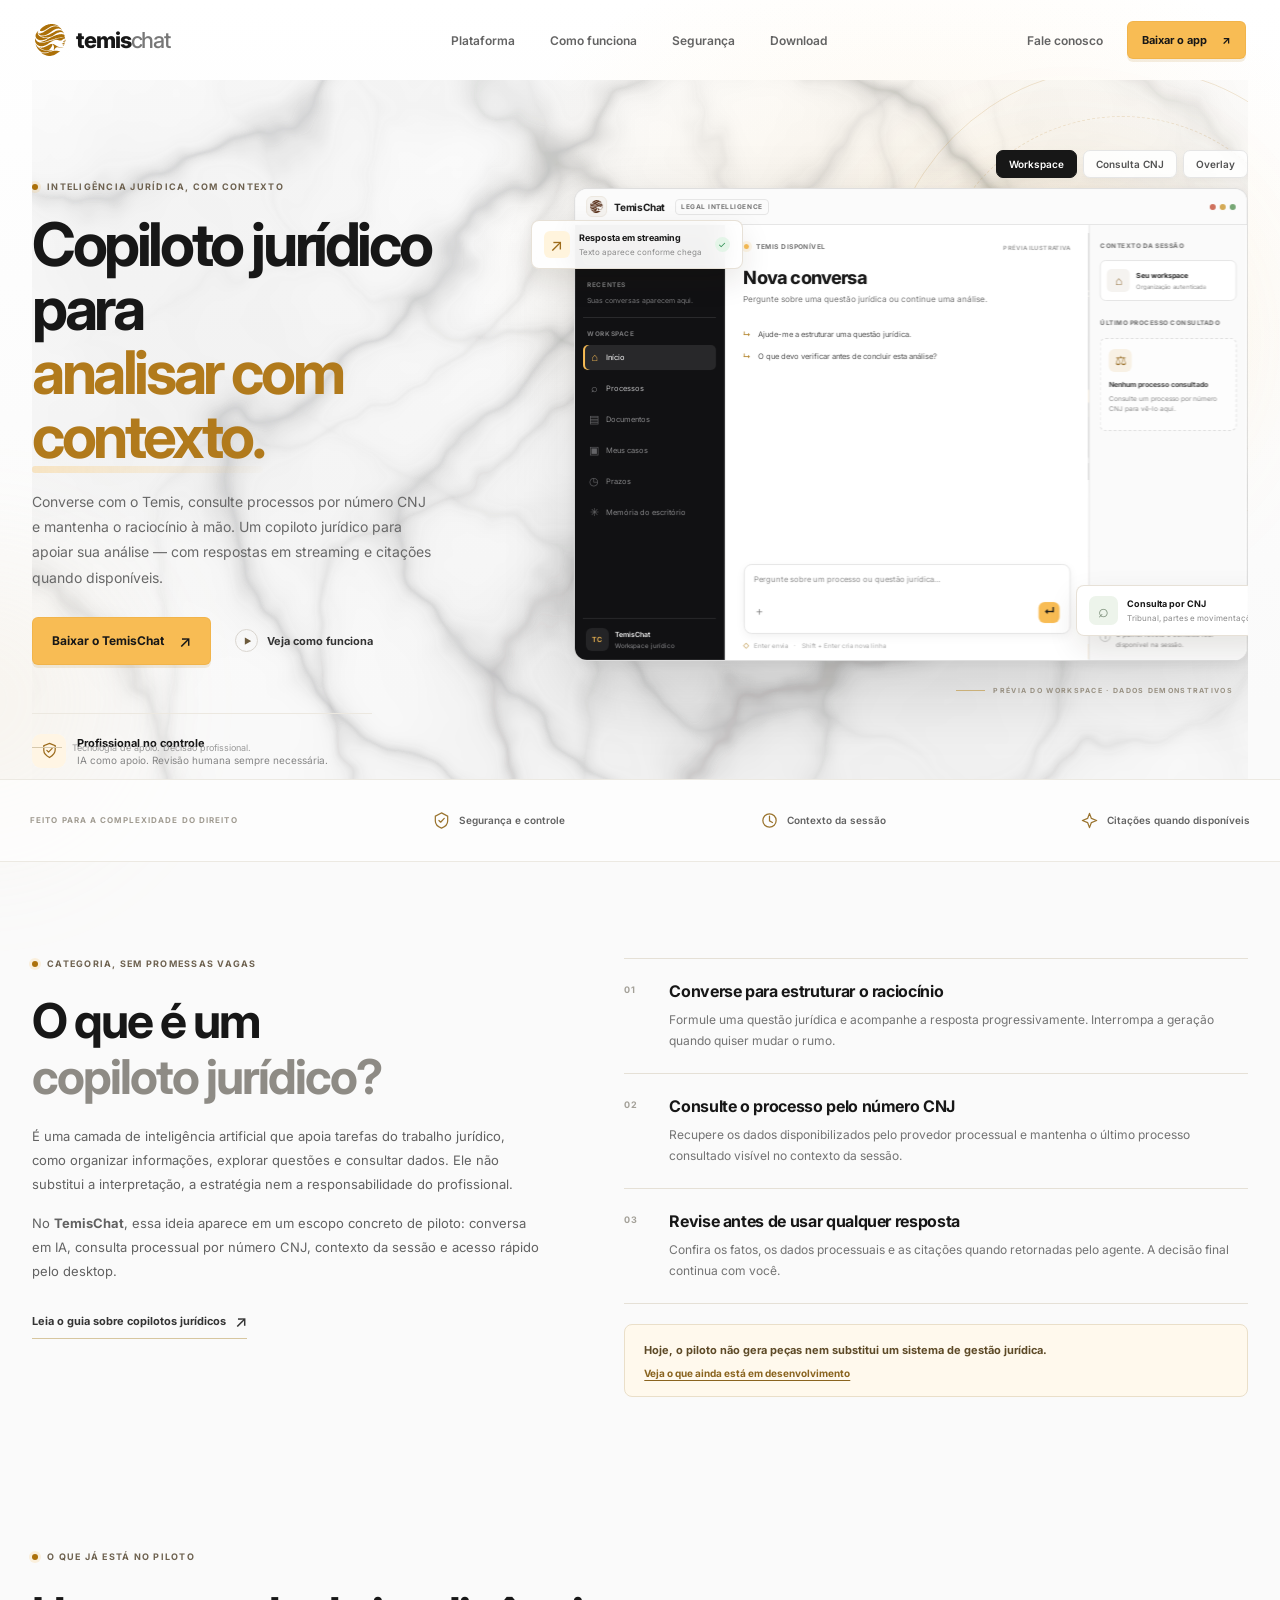
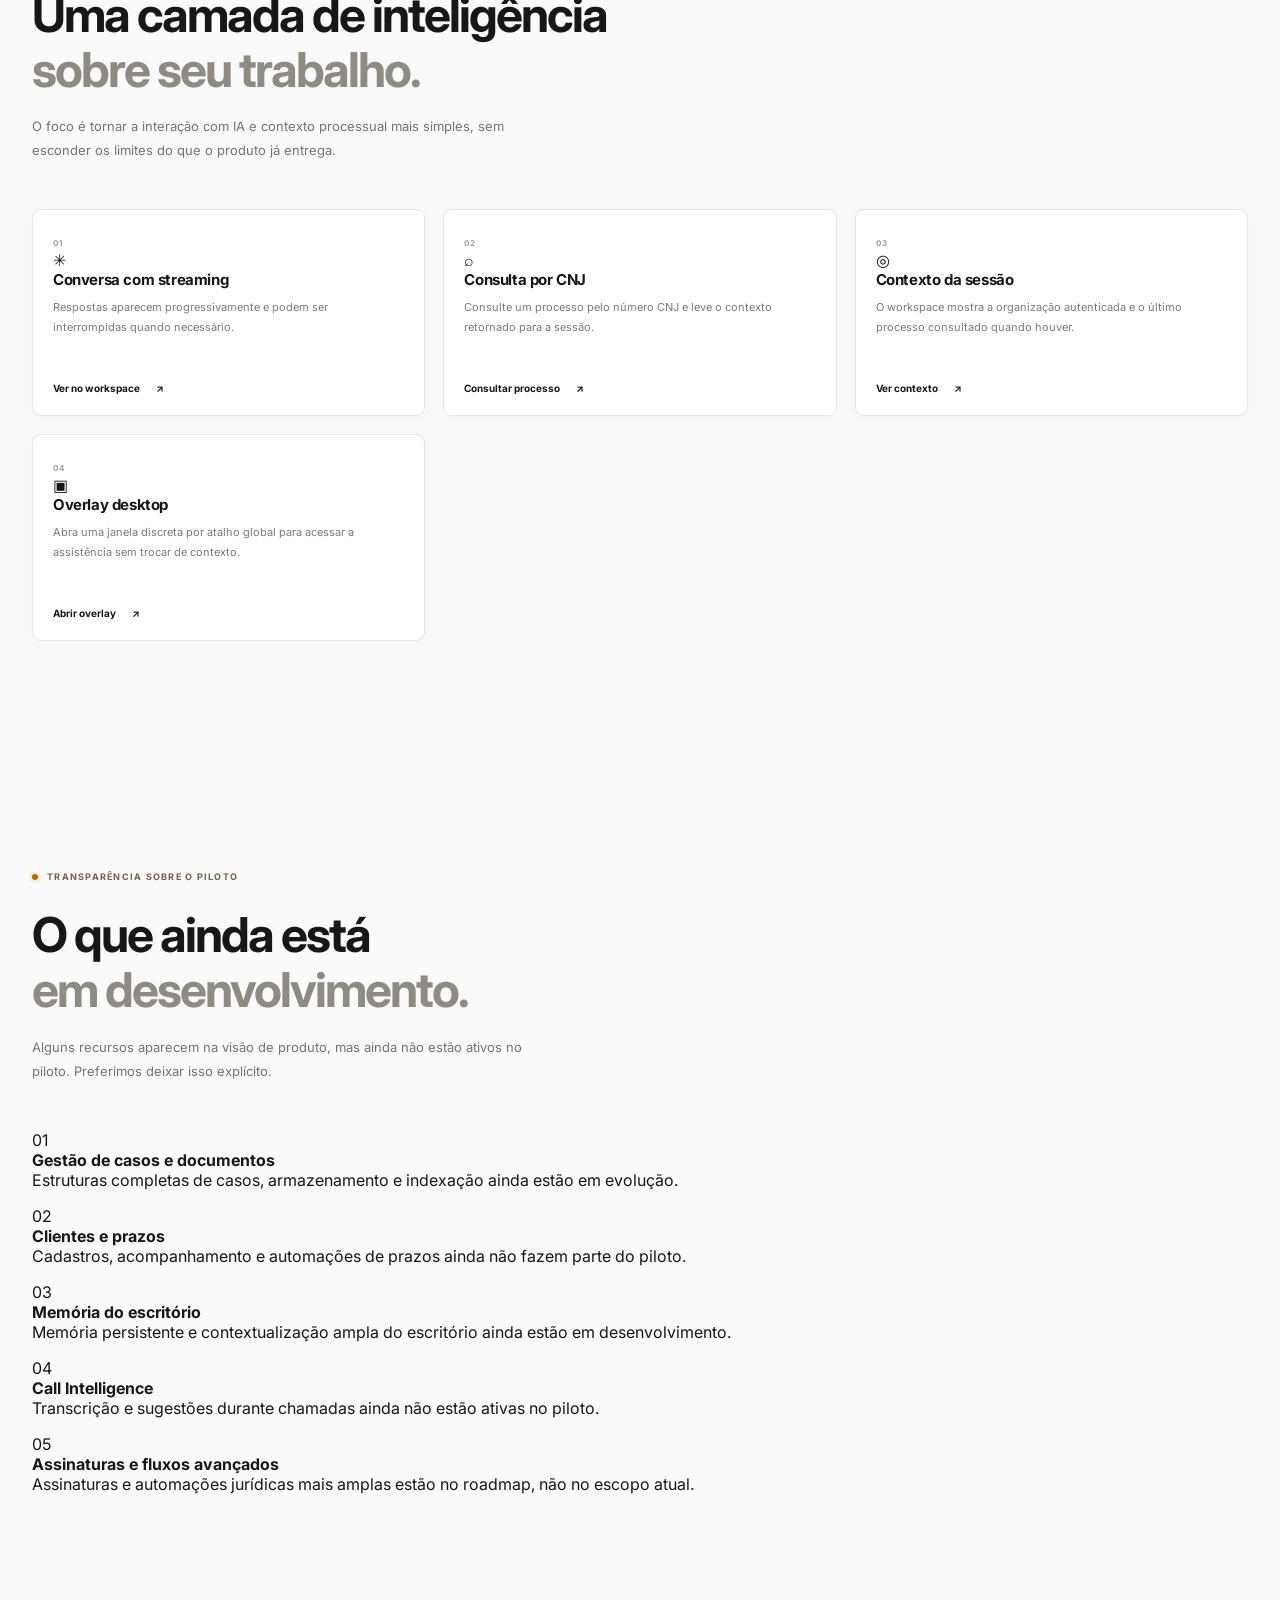
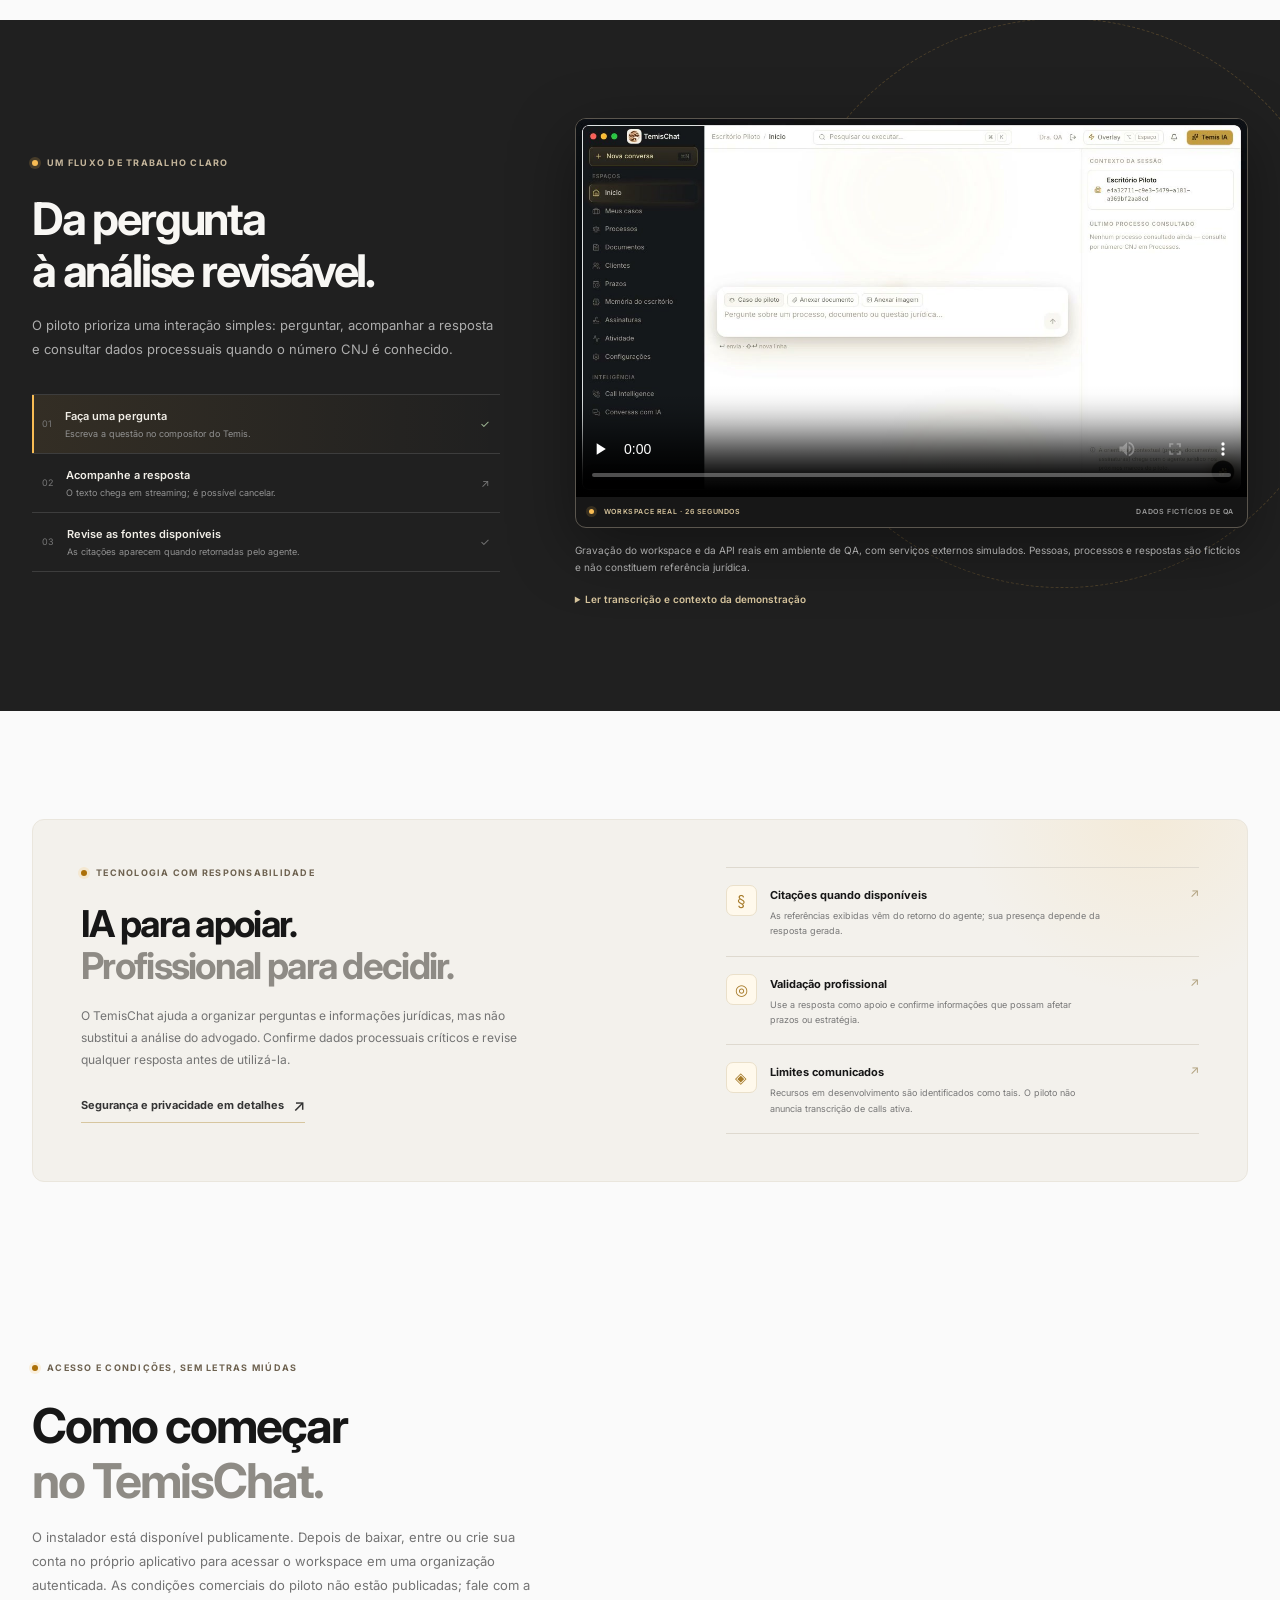
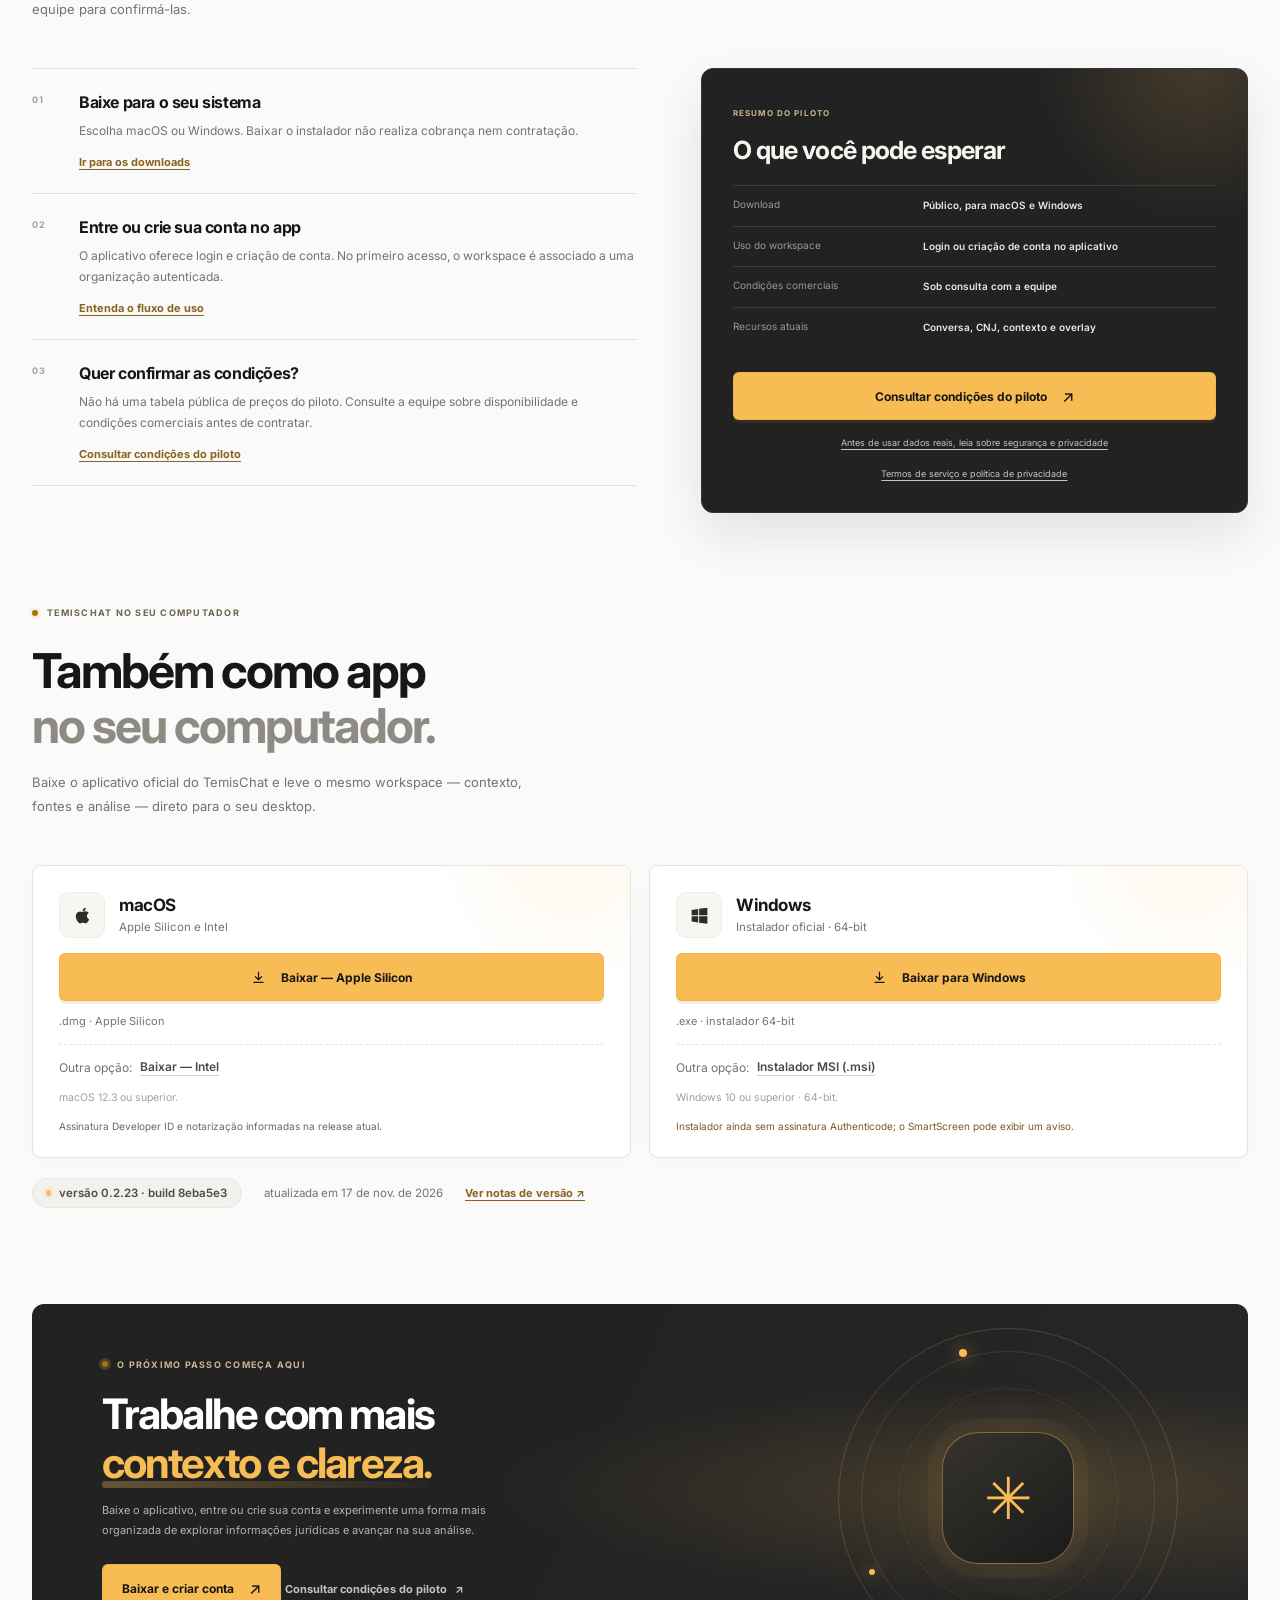
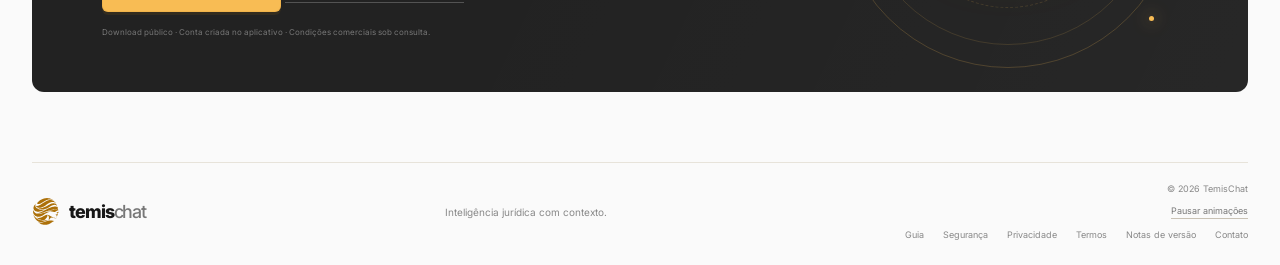
<file: index.html>
<!doctype html>
<html lang="pt-BR">
  <head>
    <meta charset="utf-8" />
    <meta name="viewport" content="width=device-width, initial-scale=1" />
    <!-- Google Tag Manager -->
    <script async src="https://www.googletagmanager.com/gtm.js?id=GTM-MVXJPWN7"></script>
    <script>
      window.dataLayer = window.dataLayer || [];
      function gtag(){dataLayer.push(arguments);}
      gtag('js', new Date());
    </script>
    <!-- End Google Tag Manager -->
    <meta name="theme-color" content="#FAFAFA" />
    <meta name="description" content="Copiloto jurídico com conversa em IA, consulta processual por CNJ e contexto da sessão. Conheça o piloto e baixe o TemisChat para macOS ou Windows." />
    <meta name="robots" content="index,follow,max-image-preview:large" />
    <title>Copiloto jurídico para análise processual | TemisChat</title>
    <link rel="canonical" href="https://temischat.com/" />
    <link rel="icon" href="./assets/temischat-mark.svg" type="image/svg+xml" />
    <link rel="manifest" href="./site.webmanifest" />
    <meta property="og:locale" content="pt_BR" />
    <meta property="og:type" content="website" />
    <meta property="og:site_name" content="TemisChat" />
    <meta property="og:title" content="Copiloto jurídico para análise processual | TemisChat" />
    <meta property="og:description" content="Conversa em IA, consulta por CNJ e contexto da sessão em um workspace jurídico para macOS e Windows." />
    <meta property="og:url" content="https://temischat.com/" />
    <meta property="og:image" content="https://temischat.com/assets/temischat-social.png" />
    <meta property="og:image:width" content="1200" />
    <meta property="og:image:height" content="630" />
    <meta property="og:image:alt" content="TemisChat — copiloto jurídico com contexto" />
    <meta name="twitter:card" content="summary_large_image" />
    <link rel="preconnect" href="https://fonts.googleapis.com" />
    <link rel="preconnect" href="https://fonts.gstatic.com" crossorigin />
    <link rel="preconnect" href="https://temis-chat-releases.temischat.com" />
    <link href="https://fonts.googleapis.com/css2?family=Inter:wght@400;500;600;700;800&display=swap" rel="stylesheet" />
    <link rel="stylesheet" href="./styles.css?v=20261028-1" />
    <script type="application/ld+json">
      {
        "@context": "https://schema.org",
        "@graph": [
          {
            "@type": "Organization",
            "@id": "https://temischat.com/#organization",
            "name": "TemisChat",
            "url": "https://temischat.com/",
            "logo": {
              "@type": "ImageObject",
              "url": "https://temischat.com/assets/temischat-mark.svg"
            },
            "email": "contato@temischat.com"
          },
          {
            "@type": "WebSite",
            "@id": "https://temischat.com/#website",
            "name": "TemisChat",
            "url": "https://temischat.com/",
            "inLanguage": "pt-BR",
            "publisher": { "@id": "https://temischat.com/#organization" }
          },
          {
            "@type": "SoftwareApplication",
            "@id": "https://temischat.com/#software",
            "name": "TemisChat",
            "url": "https://temischat.com/",
            "applicationCategory": "BusinessApplication",
            "applicationSubCategory": "Legal intelligence workspace",
            "operatingSystem": "macOS 12.3 or later; Windows 10 or later, 64-bit",
            "description": "Copiloto jurídico com conversa em IA, consulta processual por CNJ, contexto da sessão e overlay desktop.",
            "downloadUrl": "https://temischat.com/#download",
            "releaseNotes": "https://temischat.com/notas-de-versao.html",
            "featureList": [
              "Conversa com respostas em streaming",
              "Consulta processual por número CNJ",
              "Contexto da sessão",
              "Overlay desktop"
            ],
            "publisher": { "@id": "https://temischat.com/#organization" }
          },
          {
            "@type": "VideoObject",
            "@id": "https://temischat.com/#product-demo",
            "name": "TemisChat: conversa jurídica e consulta por CNJ no workspace real",
            "description": "Demonstração de 26 segundos do workspace e da API reais em ambiente de QA, com serviços externos simulados e dados fictícios.",
            "thumbnailUrl": "https://temischat.com/assets/temischat-demo-poster.jpg",
            "contentUrl": "https://temischat.com/assets/temischat-demo.mp4",
            "uploadDate": "2026-10-27",
            "duration": "PT26S",
            "inLanguage": "pt-BR",
            "isFamilyFriendly": true,
            "publisher": { "@id": "https://temischat.com/#organization" }
          },
          {
            "@type": "WebPage",
            "@id": "https://temischat.com/#webpage",
            "url": "https://temischat.com/",
            "name": "Copiloto jurídico para análise processual | TemisChat",
            "description": "Apresentação do piloto TemisChat, seus recursos atuais, limitações e downloads oficiais.",
            "inLanguage": "pt-BR",
            "isPartOf": { "@id": "https://temischat.com/#website" },
            "about": { "@id": "https://temischat.com/#software" },
            "video": { "@id": "https://temischat.com/#product-demo" }
          }
        ]
      }
    </script>
  </head>
  <body class="home-page">
    <a class="skip-link" href="#conteudo">Ir para o conteúdo</a>
    <div class="ambient ambient-a" aria-hidden="true"></div>
    <div class="ambient ambient-b" aria-hidden="true"></div>
    <header class="site-header">
      <a class="brand" href="./index.html" aria-label="TemisChat — início" translate="no">
        <span class="brand-mark" aria-hidden="true"><svg viewBox="0 0 32 32" fill="none"><path d="M16 3.5 27 8v7.7c0 6.4-4.5 10.4-11 12.8C9.5 26.1 5 22.1 5 15.7V8L16 3.5Z" stroke="currentColor" stroke-width="1.5"/><path d="M16 8v14M10.5 11.5h11M11 12l-4 6h8l-4-6ZM21 12l-4 6h8l-4-6ZM12 22h8" stroke="currentColor" stroke-width="1.35" stroke-linecap="round" stroke-linejoin="round"/></svg></span>
        <span>temis<span class="brand-light">chat</span></span>
      </a>
      <nav class="desktop-nav" id="main-navigation" aria-label="Navegação principal">
        <a href="#plataforma">Plataforma</a>
        <a href="#como-funciona">Como funciona</a>
        <a href="#seguranca">Segurança</a>
        <a href="#download">Download</a>
      </nav>
      <div class="header-actions">
        <a class="login-link" href="mailto:contato@temischat.com" data-track="contact_email" data-track-location="header">Fale conosco</a>
        <a class="button button-small button-gold" href="#download" data-track="download_cta" data-track-location="header">Baixar o app <span aria-hidden="true">↗</span></a>
        <button class="menu-toggle" type="button" aria-label="Abrir menu" aria-controls="main-navigation" aria-expanded="false"><span></span><span></span></button>
      </div>
    </header>

    <main id="conteudo" tabindex="-1">
      <section class="hero section-wrap">
  <div class="hero-copy reveal">
    <div class="eyebrow"><span class="eyebrow-dot"></span> INTELIGÊNCIA JURÍDICA, COM CONTEXTO</div>
    <h1>Copiloto jurídico para<br /><span class="headline-accent">analisar com contexto.</span></h1>
    <p class="hero-description">Converse com o Temis, consulte processos por número CNJ e mantenha o raciocínio à mão. Um copiloto jurídico para apoiar sua análise — com respostas em streaming e citações quando disponíveis.</p>
    <div class="hero-actions">
      <a class="button button-gold button-large" href="#download" data-track="download_cta" data-track-location="hero">Baixar o TemisChat <span class="arrow" aria-hidden="true">↗</span></a>
      <a class="text-link" href="#como-funciona"><span class="play-icon" aria-hidden="true">▶</span> Veja como funciona</a>
    </div>
    <div class="hero-proof"><span class="proof-icon" aria-hidden="true"><svg viewBox="0 0 20 20" fill="none"><path d="M10 2.5 16 5v4.2c0 3.7-2.4 6.1-6 8.2C6.4 15.4 4 13.6 4 10V5l6-2.5Z" stroke="currentColor" stroke-width="1.3"/><path d="m7.2 9.9 1.8 1.8 3.8-4" stroke="currentColor" stroke-width="1.3" stroke-linecap="round" stroke-linejoin="round"/></svg></span><span><strong>Profissional no controle</strong><small>IA como apoio. Revisão humana sempre necessária.</small></span></div>
  </div>
  <div class="hero-visual reveal reveal-delay" id="product-preview" aria-label="Prévia ilustrativa do workspace TemisChat">
    <div class="visual-orbit orbit-one"></div><div class="visual-orbit orbit-two"></div><div class="visual-glow"></div>
    <div class="preview-switcher">
      <div class="preview-tabs" role="tablist" aria-label="Prévia das telas do TemisChat">
        <button class="preview-tab is-active" id="tab-workspace" type="button" role="tab" aria-selected="true" aria-controls="panel-workspace" data-preview-tab="workspace">Workspace</button>
        <button class="preview-tab" id="tab-process" type="button" role="tab" aria-selected="false" aria-controls="panel-process" data-preview-tab="process">Consulta CNJ</button>
        <button class="preview-tab" id="tab-overlay" type="button" role="tab" aria-selected="false" aria-controls="panel-overlay" data-preview-tab="overlay">Overlay</button>
      </div>
      <div class="product-window">
        <div class="window-topbar">
          <div class="window-brand"><span class="mini-mark"><img src="./assets/temischat-mark.svg" alt="" width="32" height="32" /></span><span>TemisChat</span><span class="window-badge">LEGAL INTELLIGENCE</span></div>
          <div class="window-controls" aria-hidden="true"><i></i><i></i><i></i></div>
        </div>
        <div class="window-content">
          <section class="preview-panel is-active" id="panel-workspace" data-preview-panel="workspace" role="tabpanel" aria-labelledby="tab-workspace">
            <aside class="mock-sidebar">
              <div class="mock-new-chat"><span>＋</span> Nova conversa <kbd>⌘&nbsp;N</kbd></div>
              <div class="mock-label">RECENTES</div><div class="mock-empty-recent">Suas conversas aparecem aqui.</div><div class="mock-divider"></div>
              <div class="mock-label">WORKSPACE</div>
              <div class="mock-nav active"><span class="nav-glyph">⌂</span> Início</div>
              <div class="mock-nav"><span class="nav-glyph">⌕</span> Processos</div>
              <div class="mock-nav muted-nav"><span class="nav-glyph">▤</span> Documentos</div>
              <div class="mock-nav muted-nav"><span class="nav-glyph">▣</span> Meus casos</div>
              <div class="mock-nav muted-nav"><span class="nav-glyph">◷</span> Prazos</div>
              <div class="mock-nav muted-nav"><span class="nav-glyph">✳</span> Memória do escritório</div>
              <div class="mock-sidebar-foot"><span class="mock-avatar">TC</span><span>TemisChat<small>Workspace jurídico</small></span></div>
            </aside>
            <div class="mock-main">
              <div class="preview-status"><span class="tiny-gold-dot"></span> TEMIS DISPONÍVEL <span class="preview-meta">PRÉVIA ILUSTRATIVA</span></div>
              <div class="mock-heading">Nova conversa</div><p class="mock-intro">Pergunte sobre uma questão jurídica ou continue uma análise.</p>
              <div class="prompt-suggestion"><span>↳</span> Ajude-me a estruturar uma questão jurídica.</div>
              <div class="prompt-suggestion"><span>↳</span> O que devo verificar antes de concluir esta análise?</div>
              <div class="preview-composer"><span>Pergunte sobre um processo ou questão jurídica…</span><span class="composer-tools">＋ <i>↵</i></span></div>
              <div class="mock-disclaimer"><span>◇</span> Enter envia &nbsp; · &nbsp; Shift + Enter cria nova linha</div>
            </div>
            <aside class="mock-context-panel">
              <div class="context-panel-title">CONTEXTO DA SESSÃO</div>
              <div class="context-org"><span class="context-org-icon">⌂</span><span><b>Seu workspace</b><small>Organização autenticada</small></span></div>
              <div class="context-panel-title panel-subtitle">ÚLTIMO PROCESSO CONSULTADO</div>
              <div class="context-empty"><span class="context-scale">⚖</span><b>Nenhum processo consultado</b><p>Consulte um processo por número CNJ para vê-lo aqui.</p></div>
              <div class="context-note"><span>i</span> O painel reflete o contexto real disponível na sessão.</div>
            </aside>
          </section>
          <section class="preview-panel process-panel" id="panel-process" data-preview-panel="process" role="tabpanel" aria-labelledby="tab-process" hidden>
            <aside class="mock-sidebar">
              <div class="mock-new-chat"><span>＋</span> Nova conversa <kbd>⌘&nbsp;N</kbd></div><div class="mock-label">WORKSPACE</div>
              <div class="mock-nav"><span class="nav-glyph">⌂</span> Início</div><div class="mock-nav active"><span class="nav-glyph">⌕</span> Processos</div>
              <div class="mock-nav muted-nav"><span class="nav-glyph">▤</span> Documentos</div><div class="mock-nav muted-nav"><span class="nav-glyph">▣</span> Meus casos</div><div class="mock-nav muted-nav"><span class="nav-glyph">◷</span> Prazos</div>
              <div class="mock-sidebar-foot"><span class="mock-avatar">TC</span><span>TemisChat<small>Workspace jurídico</small></span></div>
            </aside>
            <div class="process-preview-main">
              <div class="preview-status"><span class="tiny-gold-dot"></span> CONSULTA PROCESSUAL <span class="sample-tag">EXEMPLO FICTÍCIO</span></div>
              <div class="mock-heading">Consulte por número CNJ</div><p class="mock-intro">Os dados são exibidos conforme o retorno do provedor processual.</p>
              <div class="cnj-search"><span>⌕</span><code>1001234-56.2026.8.26.0100</code><span class="cnj-go">↗</span></div>
              <div class="process-result-card">
                <div class="process-result-head"><span><small>NÚMERO DO PROCESSO</small><b>1001234-56.2026.8.26.0100</b></span><span class="cnj-pill">DEMO</span></div>
                <p class="mock-court">Tribunal e unidade conforme retorno da consulta</p>
                <div class="process-poles"><div><small>POLO ATIVO</small><b>Parte autora</b></div><div><small>POLO PASSIVO</small><b>Parte requerida</b></div></div>
                <div class="movement-title">MOVIMENTAÇÕES</div>
                <div class="movement-row"><i></i><span><b>Movimentação processual</b><small>Data e descrição fornecidas pelo provedor</small></span></div>
                <div class="movement-row"><i></i><span><b>Evento anterior</b><small>Histórico retornado pela consulta</small></span></div>
              </div>
              <div class="mock-disclaimer">Dados fictícios para demonstração; nenhum processo real foi consultado.</div>
            </div>
          </section>
          <section class="preview-panel overlay-panel" id="panel-overlay" data-preview-panel="overlay" role="tabpanel" aria-labelledby="tab-overlay" hidden>
            <div class="overlay-preview-backdrop">
              <div class="overlay-desktop-hint"><span class="desktop-hint-icon">▣</span><span><b>Assistente discreto no desktop</b><small>Acesso rápido pelo atalho global</small></span><kbd>⌥ Espaço</kbd></div>
              <div class="overlay-card-demo">
                <div class="overlay-card-head"><span class="overlay-mark"><img src="./assets/temischat-mark.svg" alt="" width="32" height="32" /></span><span><b>Temis</b><small>Assistente discreto</small></span><span class="overlay-window-actions">— &nbsp; ×</span></div>
                <div class="overlay-card-content"><span class="overlay-state-dot"></span><b>Janela de assistência disponível</b><p>O overlay permite abrir e recolher a interface rapidamente, com interferência visual mínima.</p><div class="overlay-info"><span>i</span> Transcrição local e sugestões durante calls ainda não estão ativas no piloto.</div></div>
                <div class="overlay-card-foot"><kbd>⌥ Espaço</kbd><span>alternar overlay</span><kbd>Esc</kbd><span>recolher</span></div>
              </div>
              <div class="overlay-bottom-note"><span class="tiny-gold-dot"></span> Esta prévia não representa captura de áudio nem transcrição.</div>
            </div>
          </section>
        </div>
      </div>
    </div>
    <div class="float-chip chip-evidence"><span class="chip-icon" aria-hidden="true">↗</span><span><strong>Resposta em streaming</strong><small>Texto aparece conforme chega</small></span><span class="chip-check" aria-hidden="true">✓</span></div>
    <div class="float-chip chip-secure"><span class="secure-shield" aria-hidden="true">⌕</span><span><strong>Consulta por CNJ</strong><small>Tribunal, partes e movimentações</small></span></div>
    <div class="visual-caption"><span class="caption-line"></span> PRÉVIA DO WORKSPACE · DADOS DEMONSTRATIVOS</div>
  </div>
  <div class="hero-bottom-note"><span class="scroll-line"></span> Tecnologia de apoio. Decisão profissional.</div>
</section>

<section class="trust-strip" aria-label="Princípios do TemisChat">
        <div class="trust-inner">
          <span class="trust-intro">FEITO PARA A COMPLEXIDADE DO DIREITO</span>
          <span class="trust-item"><svg viewBox="0 0 20 20" fill="none" aria-hidden="true"><path d="M10 2 16.5 5.5v5c0 3.6-2.8 6.1-6.5 7.5-3.7-1.4-6.5-3.9-6.5-7.5v-5L10 2Z" stroke="currentColor" stroke-width="1.3"/><path d="m7.3 10 1.8 1.8 3.8-4" stroke="currentColor" stroke-width="1.3" stroke-linecap="round" stroke-linejoin="round"/></svg> Segurança e controle</span>
          <span class="trust-item"><svg viewBox="0 0 20 20" fill="none" aria-hidden="true"><circle cx="10" cy="10" r="7" stroke="currentColor" stroke-width="1.3"/><path d="M10 5.5v4.8l3.1 1.8" stroke="currentColor" stroke-width="1.3" stroke-linecap="round"/></svg> Contexto da sessão</span>
          <span class="trust-item"><svg viewBox="0 0 20 20" fill="none" aria-hidden="true"><path d="M10 2.5 12 7.8 17.5 10 12 12.2 10 17.5 8 12.2 2.5 10 8 7.8 10 2.5Z" stroke="currentColor" stroke-width="1.3" stroke-linejoin="round"/></svg> Citações quando disponíveis</span>
        </div>
      </section>

<section class="section section-wrap category-section" id="o-que-e" aria-labelledby="category-title">
  <div class="category-layout">
    <div class="category-copy reveal">
      <div class="eyebrow"><span class="eyebrow-dot"></span> CATEGORIA, SEM PROMESSAS VAGAS</div>
      <h2 id="category-title">O que é um<br /><span class="muted-heading">copiloto jurídico?</span></h2>
      <p>É uma camada de inteligência artificial que apoia tarefas do trabalho jurídico, como organizar informações, explorar questões e consultar dados. Ele não substitui a interpretação, a estratégia nem a responsabilidade do profissional.</p>
      <p>No <strong>TemisChat</strong>, essa ideia aparece em um escopo concreto de piloto: conversa em IA, consulta processual por número CNJ, contexto da sessão e acesso rápido pelo desktop.</p>
      <a class="text-link category-guide-link" href="./guia-copiloto-juridico.html" data-track="guide_click" data-track-location="category">Leia o guia sobre copilotos jurídicos <span class="arrow" aria-hidden="true">↗</span></a>
    </div>
    <div class="category-use-cases">
      <article class="category-use-case reveal"><span>01</span><div><h3>Converse para estruturar o raciocínio</h3><p>Formule uma questão jurídica e acompanhe a resposta progressivamente. Interrompa a geração quando quiser mudar o rumo.</p></div></article>
      <article class="category-use-case reveal reveal-delay"><span>02</span><div><h3>Consulte o processo pelo número CNJ</h3><p>Recupere os dados disponibilizados pelo provedor processual e mantenha o último processo consultado visível no contexto da sessão.</p></div></article>
      <article class="category-use-case reveal"><span>03</span><div><h3>Revise antes de usar qualquer resposta</h3><p>Confira os fatos, os dados processuais e as citações quando retornadas pelo agente. A decisão final continua com você.</p></div></article>
      <aside class="category-note reveal"><strong>Hoje, o piloto não gera peças nem substitui um sistema de gestão jurídica.</strong><a href="#limitacoes">Veja o que ainda está em desenvolvimento</a></aside>
    </div>
  </div>
</section>

<section class="section section-wrap" id="plataforma">
  <div class="section-heading reveal">
    <div class="eyebrow"><span class="eyebrow-dot"></span> O QUE JÁ ESTÁ NO PILOTO</div>
    <h2>Uma camada de inteligência<br /><span class="muted-heading">sobre seu trabalho.</span></h2>
    <p>O foco é tornar a interação com IA e contexto processual mais simples, sem esconder os limites do que o produto já entrega.</p>
  </div>
  <div class="feature-grid">
    <article class="feature-card reveal"><span class="feature-number">01</span><div class="feature-icon" aria-hidden="true">✳</div><h3>Conversa com streaming</h3><p>Respostas aparecem progressivamente e podem ser interrompidas quando necessário.</p><a class="feature-link" href="#product-preview" data-open-preview="workspace">Ver no workspace <b aria-hidden="true">↗</b></a></article>
    <article class="feature-card reveal reveal-delay"><span class="feature-number">02</span><div class="feature-icon" aria-hidden="true">⌕</div><h3>Consulta por CNJ</h3><p>Consulte um processo pelo número CNJ e leve o contexto retornado para a sessão.</p><a class="feature-link" href="#product-preview" data-open-preview="process">Consultar processo <b aria-hidden="true">↗</b></a></article>
    <article class="feature-card reveal"><span class="feature-number">03</span><div class="feature-icon" aria-hidden="true">◎</div><h3>Contexto da sessão</h3><p>O workspace mostra a organização autenticada e o último processo consultado quando houver.</p><a class="feature-link" href="#product-preview" data-open-preview="workspace">Ver contexto <b aria-hidden="true">↗</b></a></article>
    <article class="feature-card reveal reveal-delay"><span class="feature-number">04</span><div class="feature-icon" aria-hidden="true">▣</div><h3>Overlay desktop</h3><p>Abra uma janela discreta por atalho global para acessar a assistência sem trocar de contexto.</p><a class="feature-link" href="#product-preview" data-open-preview="overlay">Abrir overlay <b aria-hidden="true">↗</b></a></article>
  </div>
</section>

<section class="section section-wrap limitations-section" id="limitacoes">
  <div class="section-heading reveal">
    <div class="eyebrow"><span class="eyebrow-dot"></span> TRANSPARÊNCIA SOBRE O PILOTO</div>
    <h2>O que ainda está<br /><span class="muted-heading">em desenvolvimento.</span></h2>
    <p>Alguns recursos aparecem na visão de produto, mas ainda não estão ativos no piloto. Preferimos deixar isso explícito.</p>
  </div>
  <div class="limitations-grid">
    <div class="limitation-card reveal"><span>01</span><div><strong>Gestão de casos e documentos</strong><p>Estruturas completas de casos, armazenamento e indexação ainda estão em evolução.</p></div></div>
    <div class="limitation-card reveal reveal-delay"><span>02</span><div><strong>Clientes e prazos</strong><p>Cadastros, acompanhamento e automações de prazos ainda não fazem parte do piloto.</p></div></div>
    <div class="limitation-card reveal"><span>03</span><div><strong>Memória do escritório</strong><p>Memória persistente e contextualização ampla do escritório ainda estão em desenvolvimento.</p></div></div>
    <div class="limitation-card reveal reveal-delay"><span>04</span><div><strong>Call Intelligence</strong><p>Transcrição e sugestões durante chamadas ainda não estão ativas no piloto.</p></div></div>
    <div class="limitation-card reveal"><span>05</span><div><strong>Assinaturas e fluxos avançados</strong><p>Assinaturas e automações jurídicas mais amplas estão no roadmap, não no escopo atual.</p></div></div>
  </div>
</section>

<section class="section reasoning-section" id="como-funciona">
  <div class="section-wrap reasoning-layout">
    <div class="reasoning-copy reveal">
      <div class="eyebrow eyebrow-dark"><span class="eyebrow-dot"></span> UM FLUXO DE TRABALHO CLARO</div>
      <h2>Da pergunta<br />à análise revisável.</h2>
      <p>O piloto prioriza uma interação simples: perguntar, acompanhar a resposta e consultar dados processuais quando o número CNJ é conhecido.</p>
      <div class="reasoning-list">
        <div class="reasoning-list-item active"><span class="list-index">01</span><span><strong>Faça uma pergunta</strong><small>Escreva a questão no compositor do Temis.</small></span><span class="list-check">✓</span></div>
        <div class="reasoning-list-item"><span class="list-index">02</span><span><strong>Acompanhe a resposta</strong><small>O texto chega em streaming; é possível cancelar.</small></span><span class="list-check">↗</span></div>
        <div class="reasoning-list-item"><span class="list-index">03</span><span><strong>Revise as fontes disponíveis</strong><small>As citações aparecem quando retornadas pelo agente.</small></span><span class="list-check">✓</span></div>
      </div>
    </div>
    <div class="reasoning-demo product-demo reveal reveal-delay">
      <div class="demo-video-frame">
        <video controls playsinline preload="none" poster="./assets/temischat-demo-poster.jpg" aria-describedby="demo-note demo-transcript">
          <source src="./assets/temischat-demo.mp4" type="video/mp4" />
          <source src="./assets/temischat-demo.webm" type="video/webm" />
          <track kind="captions" srclang="pt-BR" label="Português" src="./assets/temischat-demo-pt-BR.vtt" default />
          Seu navegador não reproduz este vídeo. <a href="./assets/temischat-demo.mp4">Abra a demonstração em MP4</a>.
        </video>
        <div class="demo-video-topline"><span><span class="tiny-gold-dot"></span> WORKSPACE REAL · 26 SEGUNDOS</span><span>DADOS FICTÍCIOS DE QA</span></div>
      </div>
      <p class="demo-media-note" id="demo-note">Gravação do workspace e da API reais em ambiente de QA, com serviços externos simulados. Pessoas, processos e respostas são fictícios e não constituem referência jurídica.</p>
      <details class="demo-transcript" id="demo-transcript">
        <summary>Ler transcrição e contexto da demonstração</summary>
        <ol>
          <li>O workspace real é aberto com a identidade fictícia “Dra. QA” e a organização “Escritório Piloto”.</li>
          <li>A pergunta “Qual o prazo de apelação no processo civil?” é enviada. A resposta do serviço fictício aparece com citações para demonstrar a revisão das referências.</li>
          <li>Em “Processos”, o número CNJ fictício 0000100-38.2026.8.26.0100 é consultado. A interface apresenta tribunal, partes e movimentações retornadas pelo provedor simulado.</li>
          <li>Ao voltar ao início, o último processo consultado aparece no contexto da sessão.</li>
        </ol>
        <p>O vídeo não contém áudio nem dados de clientes. As legendas descrevem as etapas; a transcrição registra o conteúdo e os limites da demonstração.</p>
      </details>
      <div class="demo-orbit orbit-dotted" aria-hidden="true"></div>
    </div>
  </div>
</section>

<section class="section section-wrap security-section" id="seguranca">
  <div class="security-panel reveal">
    <div class="security-left">
      <div class="eyebrow"><span class="eyebrow-dot"></span> TECNOLOGIA COM RESPONSABILIDADE</div>
      <h2>IA para apoiar.<br /><span class="muted-heading">Profissional para decidir.</span></h2>
      <p>O TemisChat ajuda a organizar perguntas e informações jurídicas, mas não substitui a análise do advogado. Confirme dados processuais críticos e revise qualquer resposta antes de utilizá-la.</p>
      <a class="text-link" href="./seguranca.html" data-track="security_click" data-track-location="security_panel">Segurança e privacidade em detalhes <span class="arrow" aria-hidden="true">↗</span></a>
    </div>
    <div class="security-points">
      <div class="security-point"><span class="security-point-icon" aria-hidden="true">§</span><div><strong>Citações quando disponíveis</strong><p>As referências exibidas vêm do retorno do agente; sua presença depende da resposta gerada.</p></div><span class="point-arrow" aria-hidden="true">↗</span></div>
      <div class="security-point"><span class="security-point-icon" aria-hidden="true">◎</span><div><strong>Validação profissional</strong><p>Use a resposta como apoio e confirme informações que possam afetar prazos ou estratégia.</p></div><span class="point-arrow" aria-hidden="true">↗</span></div>
      <div class="security-point"><span class="security-point-icon" aria-hidden="true">◈</span><div><strong>Limites comunicados</strong><p>Recursos em desenvolvimento são identificados como tais. O piloto não anuncia transcrição de calls ativa.</p></div><span class="point-arrow" aria-hidden="true">↗</span></div>
    </div>
  </div>
</section>

      <section class="section section-wrap access-section" id="planos" aria-labelledby="access-title">
        <div class="section-heading reveal">
          <div class="eyebrow"><span class="eyebrow-dot"></span> ACESSO E CONDIÇÕES, SEM LETRAS MIÚDAS</div>
          <h2 id="access-title">Como começar<br /><span class="muted-heading">no TemisChat.</span></h2>
          <p>O instalador está disponível publicamente. Depois de baixar, entre ou crie sua conta no próprio aplicativo para acessar o workspace em uma organização autenticada. As condições comerciais do piloto não estão publicadas; fale com a equipe para confirmá-las.</p>
        </div>
        <div class="access-layout">
          <ol class="access-steps reveal">
            <li><span>01</span><div><h3>Baixe para o seu sistema</h3><p>Escolha macOS ou Windows. Baixar o instalador não realiza cobrança nem contratação.</p><a href="#download">Ir para os downloads</a></div></li>
            <li><span>02</span><div><h3>Entre ou crie sua conta no app</h3><p>O aplicativo oferece login e criação de conta. No primeiro acesso, o workspace é associado a uma organização autenticada.</p><a href="./guia-copiloto-juridico.html#como-funciona-temis">Entenda o fluxo de uso</a></div></li>
            <li><span>03</span><div><h3>Quer confirmar as condições?</h3><p>Não há uma tabela pública de preços do piloto. Consulte a equipe sobre disponibilidade e condições comerciais antes de contratar.</p><a href="mailto:contato@temischat.com?subject=Quero%20confirmar%20as%20condi%C3%A7%C3%B5es%20do%20piloto%20TemisChat" data-track="access_request" data-track-location="access_steps">Consultar condições do piloto</a></div></li>
          </ol>
          <aside class="pilot-card reveal reveal-delay" aria-label="Resumo das condições do piloto">
            <span class="pilot-card-label">RESUMO DO PILOTO</span>
            <h3>O que você pode esperar</h3>
            <dl>
              <div><dt>Download</dt><dd>Público, para macOS e Windows</dd></div>
              <div><dt>Uso do workspace</dt><dd>Login ou criação de conta no aplicativo</dd></div>
              <div><dt>Condições comerciais</dt><dd>Sob consulta com a equipe</dd></div>
              <div><dt>Recursos atuais</dt><dd>Conversa, CNJ, contexto e overlay</dd></div>
            </dl>
            <a class="button button-gold button-large" href="mailto:contato@temischat.com?subject=Quero%20conhecer%20as%20condi%C3%A7%C3%B5es%20do%20piloto%20TemisChat" data-track="access_request" data-track-location="pilot_card">Consultar condições do piloto <span class="arrow" aria-hidden="true">↗</span></a>
            <a class="pilot-security-link" href="./seguranca.html">Antes de usar dados reais, leia sobre segurança e privacidade</a>
            <a class="pilot-security-link" href="./termos-de-servico.html">Termos de serviço e política de privacidade</a>
          </aside>
        </div>
      </section>

      <section class="section section-wrap download-section" id="download">
        <div class="section-heading reveal">
          <div class="eyebrow"><span class="eyebrow-dot"></span> TEMISCHAT NO SEU COMPUTADOR</div>
          <h2>Também como app<br /><span class="muted-heading">no seu computador.</span></h2>
          <p>Baixe o aplicativo oficial do TemisChat e leve o mesmo workspace — contexto, fontes e análise — direto para o seu desktop.</p>
        </div>
        <div class="download-grid">
          <article class="download-card reveal" data-platform="macos">
            <div class="download-os">
              <span class="os-icon" aria-hidden="true"><svg viewBox="0 0 24 24" fill="currentColor"><path d="M17.05 20.28c-.98.95-2.05.8-3.08.35-1.09-.46-2.09-.48-3.24 0-1.44.62-2.2.44-3.06-.35C2.79 15.25 3.51 7.59 9.05 7.31c1.35.07 2.29.74 3.08.8 1.18-.24 2.31-.93 3.57-.84 1.51.12 2.65.72 3.4 1.8-3.12 1.87-2.38 5.98.48 7.13-.57 1.5-1.31 2.99-2.53 4.08zM12.03 7.25c-.15-2.23 1.66-4.07 3.74-4.25.29 2.58-2.34 4.5-3.74 4.25z"/></svg></span>
              <div class="os-names"><strong>macOS</strong><small>Apple Silicon e Intel</small></div>
              <span class="recommended-pill" hidden>PARA VOCÊ</span>
            </div>
            <a class="button button-gold button-large download-primary" data-asset="aarch64-dmg" href="https://temis-chat-releases.temischat.com/temischat/latest/TemisChat_aarch64.dmg" rel="nofollow" data-track="app_download" data-track-location="download_section">
              <span class="dl-icon" aria-hidden="true"><svg viewBox="0 0 20 20" fill="none"><path d="M10 3v10m0 0 4.2-4.2M10 13 5.8 8.8M4 16.6h12" stroke="currentColor" stroke-width="1.7" stroke-linecap="round" stroke-linejoin="round"/></svg></span>
              Baixar — Apple Silicon
            </a>
            <div class="download-meta-row"><span class="download-meta" data-meta="aarch64-dmg">.dmg · Apple Silicon</span></div>
            <div class="download-alt"><span>Outra opção:</span><a data-asset="x64-dmg" href="https://temis-chat-releases.temischat.com/temischat/latest/TemisChat_x64.dmg" rel="nofollow" data-track="app_download" data-track-location="download_section">Baixar — Intel</a></div>
            <small class="download-req">macOS 12.3 ou superior.</small>
            <small class="download-security">Assinatura Developer ID e notarização informadas na release atual.</small>
          </article>
          <article class="download-card reveal reveal-up-delay" data-platform="windows">
            <div class="download-os">
              <span class="os-icon" aria-hidden="true"><svg viewBox="0 0 24 24" fill="currentColor"><path d="M3 5.6 10.5 4.5v7.2H3V5.6zM11.6 4.3 21 3v8.7h-9.4V4.3zM3 12.8h7.5V20L3 18.9v-6.1zM11.6 12.8H21v8.7l-9.4-1.3v-7.4z"/></svg></span>
              <div class="os-names"><strong>Windows</strong><small>Instalador oficial · 64-bit</small></div>
              <span class="recommended-pill" hidden>PARA VOCÊ</span>
            </div>
            <a class="button button-gold button-large download-primary" data-asset="x64-setup-exe" href="https://temis-chat-releases.temischat.com/temischat/latest/TemisChat_x64-setup.exe" rel="nofollow" data-track="app_download" data-track-location="download_section">
              <span class="dl-icon" aria-hidden="true"><svg viewBox="0 0 20 20" fill="none"><path d="M10 3v10m0 0 4.2-4.2M10 13 5.8 8.8M4 16.6h12" stroke="currentColor" stroke-width="1.7" stroke-linecap="round" stroke-linejoin="round"/></svg></span>
              Baixar para Windows
            </a>
            <div class="download-meta-row"><span class="download-meta" data-meta="x64-setup-exe">.exe · instalador 64-bit</span></div>
            <div class="download-alt"><span>Outra opção:</span><a data-asset="x64-msi" href="https://temis-chat-releases.temischat.com/temischat/latest/TemisChat_x64_en-US.msi" rel="nofollow" data-track="app_download" data-track-location="download_section">Instalador MSI (.msi)</a></div>
            <small class="download-req">Windows 10 ou superior · 64-bit.</small>
            <small class="download-security download-security-warning">Instalador ainda sem assinatura Authenticode; o SmartScreen pode exibir um aviso.</small>
          </article>
        </div>
        <div class="download-footnote reveal">
          <span class="dl-version-chip"><span class="tiny-gold-dot"></span><span id="dl-version">versão mais recente</span></span>
          <span id="dl-date">publicada automaticamente a cada release</span>
          <a href="./notas-de-versao.html" data-track="release_notes_click" data-track-location="download">Ver notas de versão <span aria-hidden="true">↗</span></a>
        </div>
      </section>

      <section class="final-cta section-wrap" id="acesso">
        <div class="cta-orb" aria-hidden="true"><div class="cta-orb-inner"><span>✳</span></div><span class="orb-dot dot-1"></span><span class="orb-dot dot-2"></span><span class="orb-dot dot-3"></span></div>
        <div class="cta-copy reveal">
          <div class="eyebrow"><span class="eyebrow-dot"></span> O PRÓXIMO PASSO COMEÇA AQUI</div>
          <h2>Trabalhe com mais<br /><span class="headline-accent">contexto e clareza.</span></h2>
          <p>Baixe o aplicativo, entre ou crie sua conta e experimente uma forma mais organizada de explorar informações jurídicas e avançar na sua análise.</p>
          <a class="button button-gold button-large" href="#download" data-track="download_cta" data-track-location="final_cta">Baixar e criar conta <span class="arrow" aria-hidden="true">↗</span></a>
          <a class="cta-download" href="mailto:contato@temischat.com?subject=Quero%20confirmar%20as%20condi%C3%A7%C3%B5es%20do%20piloto%20TemisChat" data-track="access_request" data-track-location="final_cta">Consultar condições do piloto <span aria-hidden="true">↗</span></a>
          <small class="cta-note">Download público · Conta criada no aplicativo · Condições comerciais sob consulta.</small>
        </div>
      </section>
    </main>

    <footer class="site-footer section-wrap">
      <a class="brand footer-brand" href="./index.html" translate="no"><span class="brand-mark" aria-hidden="true"><svg viewBox="0 0 32 32" fill="none"><path d="M16 3.5 27 8v7.7c0 6.4-4.5 10.4-11 12.8C9.5 26.1 5 22.1 5 15.7V8L16 3.5Z" stroke="currentColor" stroke-width="1.5"/><path d="M16 8v14M10.5 11.5h11M11 12l-4 6h8l-4-6ZM21 12l-4 6h8l-4-6ZM12 22h8" stroke="currentColor" stroke-width="1.35" stroke-linecap="round" stroke-linejoin="round"/></svg></span><span>temis<span class="brand-light">chat</span></span></a>
      <p>Inteligência jurídica com contexto.</p>
      <div class="footer-right">
        <span>© <span id="year">2026</span> TemisChat</span>
        <button class="motion-toggle" type="button" aria-pressed="false" hidden>Pausar animações</button>
        <nav class="footer-links" aria-label="Links institucionais">
          <a href="./guia-copiloto-juridico.html">Guia</a>
          <a href="./seguranca.html">Segurança</a>
          <a href="./privacidade.html">Privacidade</a>
          <a href="./termos-de-servico.html">Termos</a>
          <a href="./notas-de-versao.html">Notas de versão</a>
          <a href="mailto:contato@temischat.com" data-track="contact_email" data-track-location="footer">Contato</a>
        </nav>
      </div>
    </footer>
    <script src="./script.js?v=20261028-1"></script>
    <script src="./assets/plasma-hero.js?v=20261028-1"></script>
  </body>
</html>
</file>
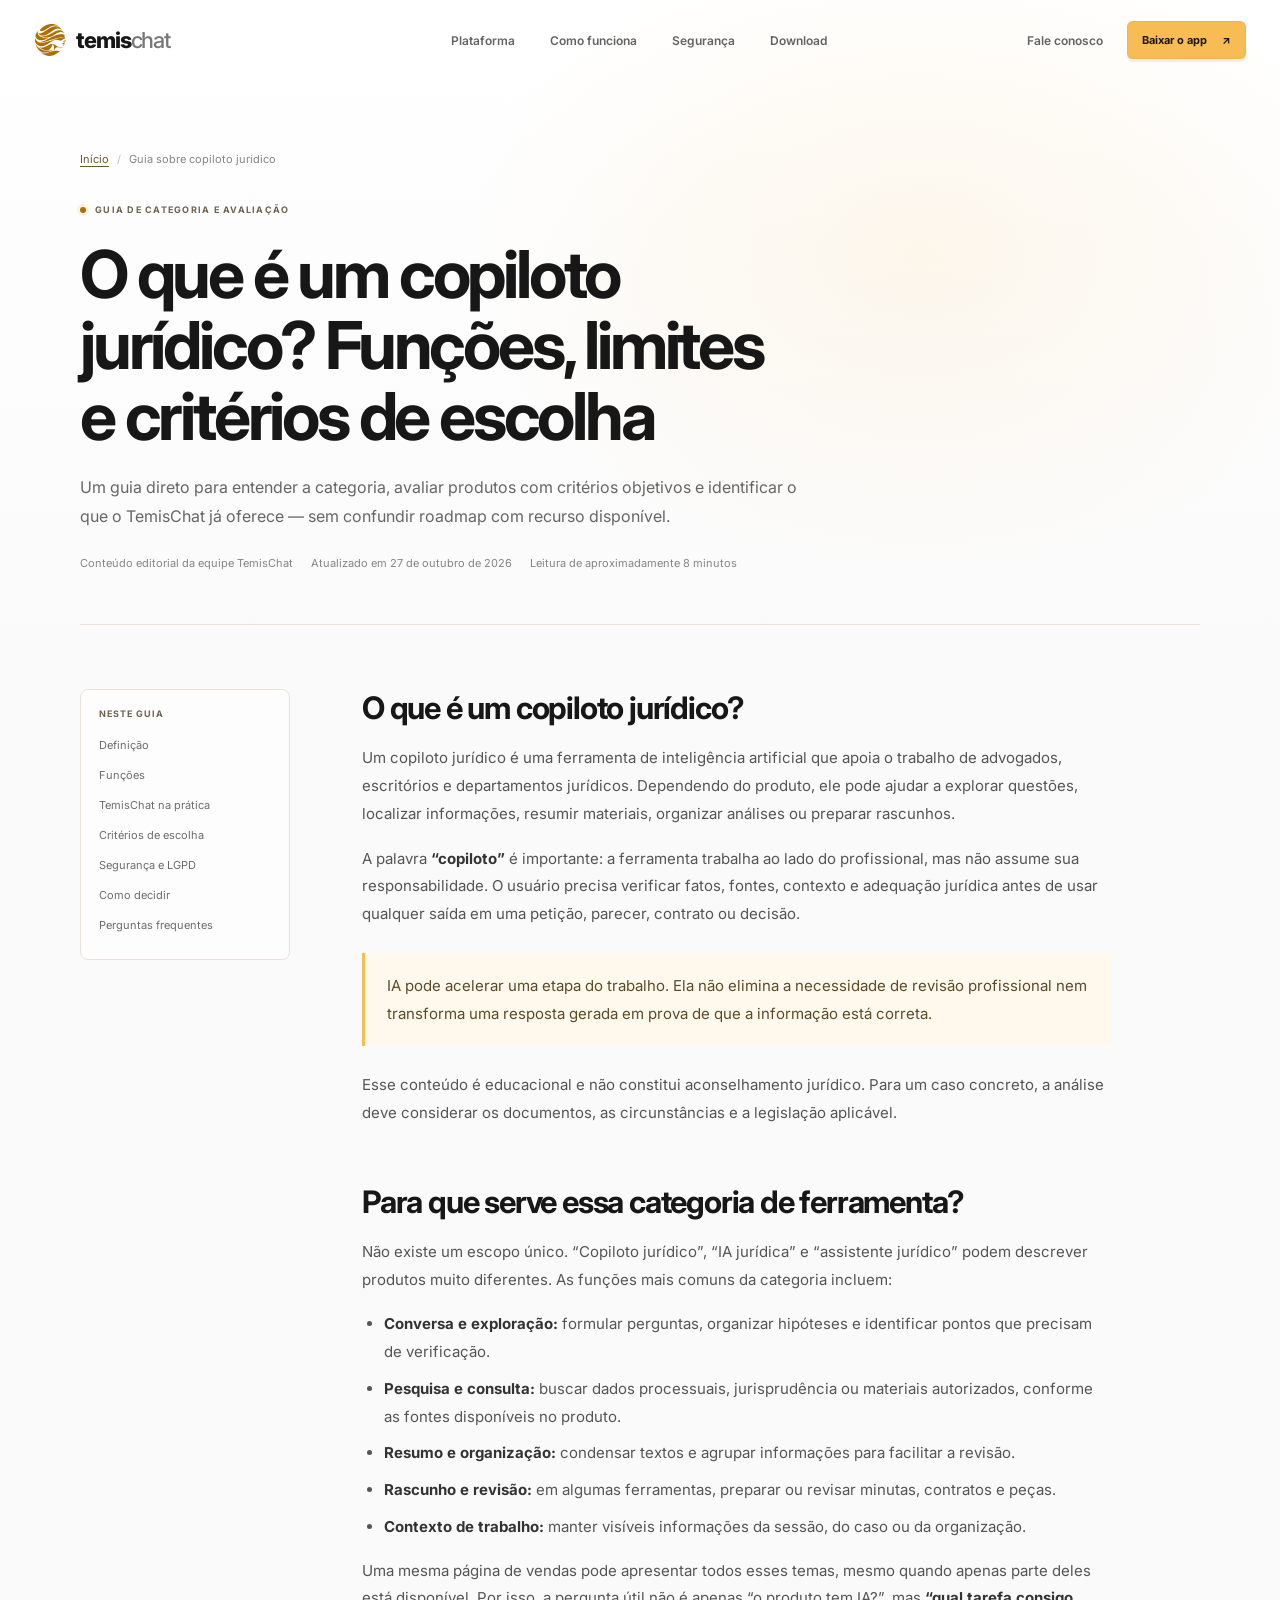
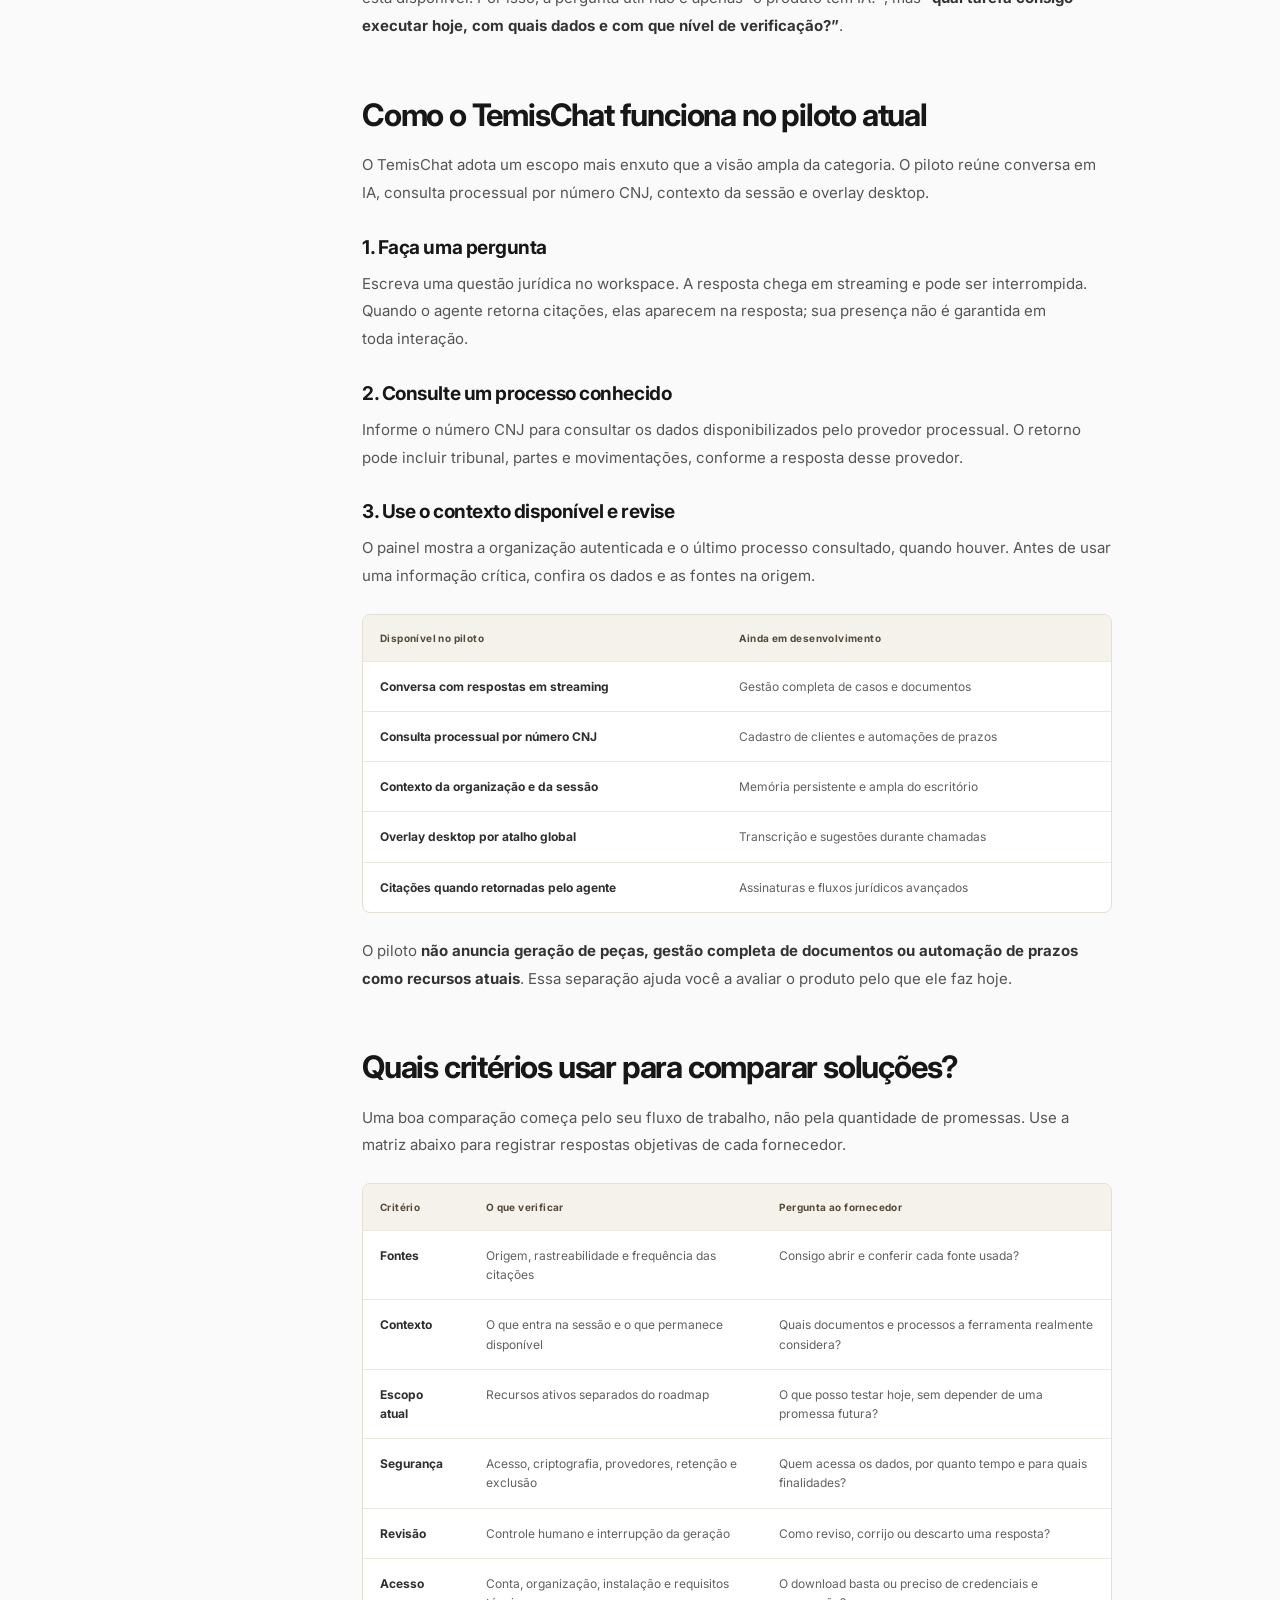
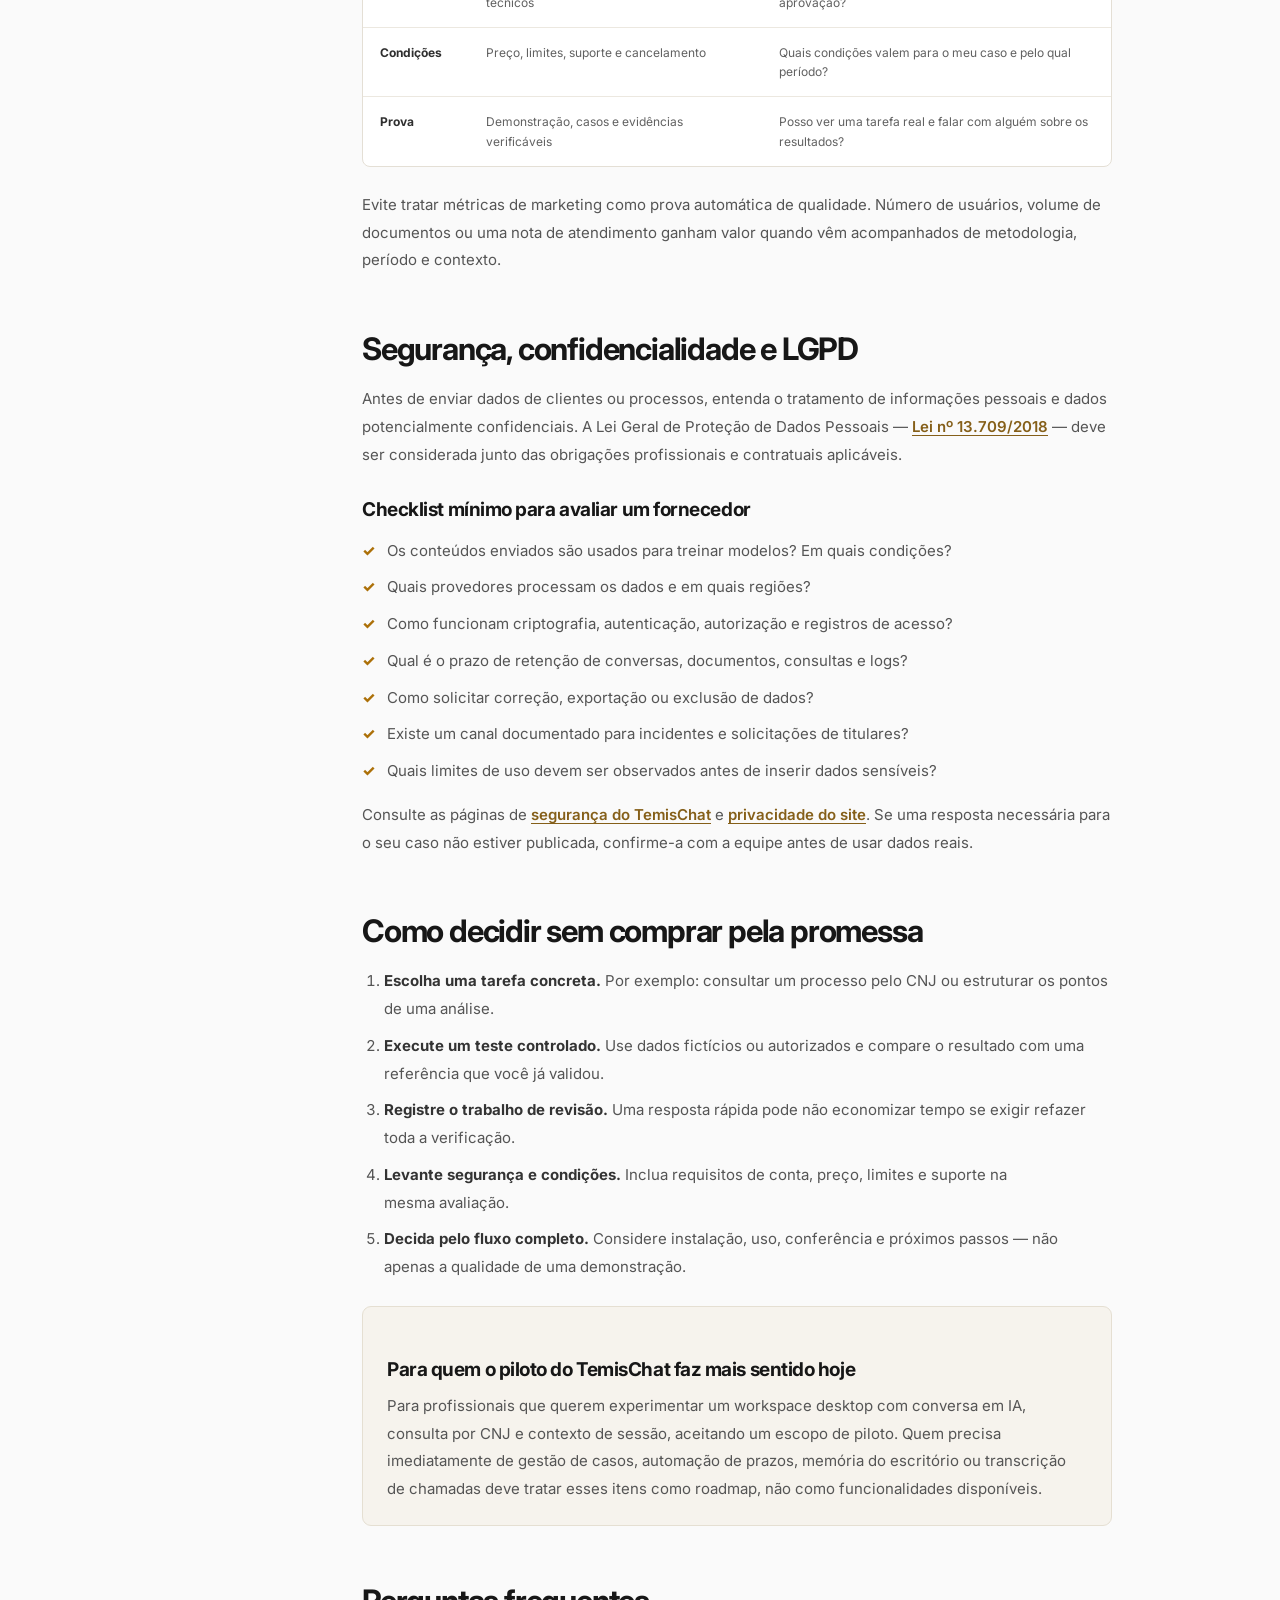
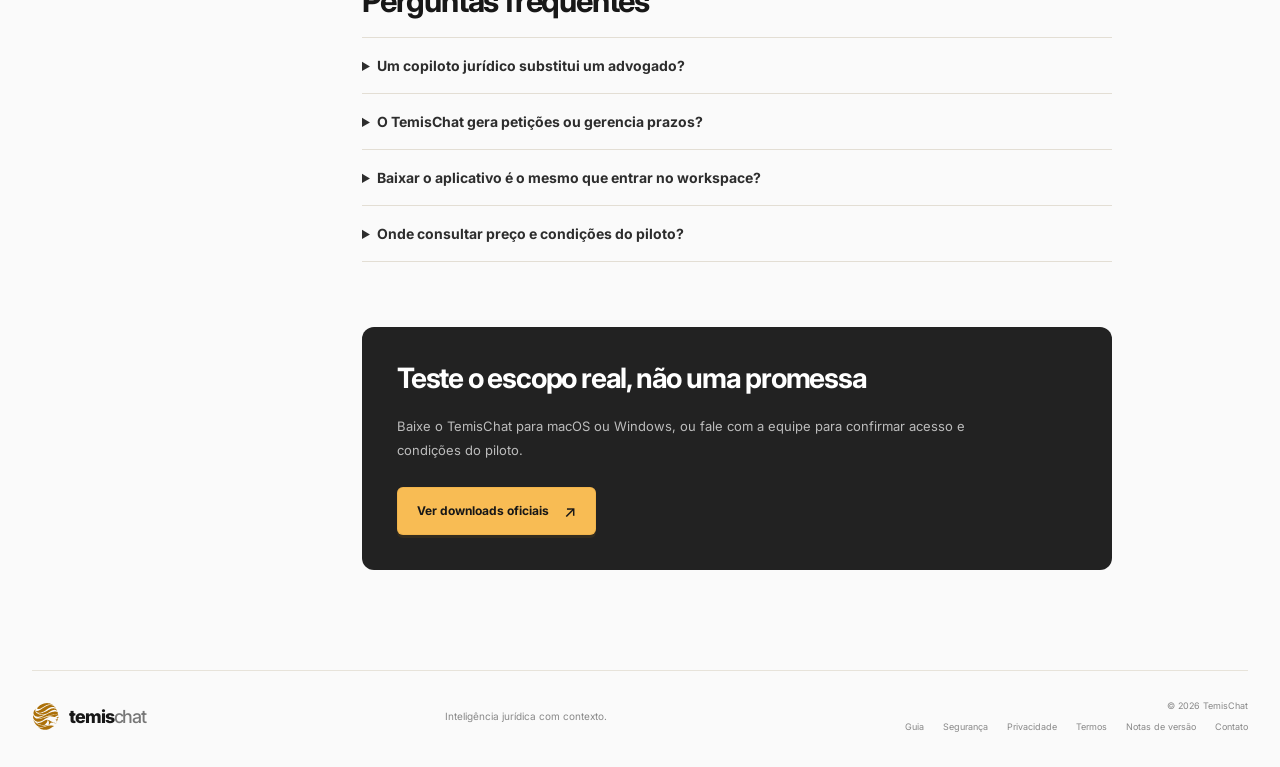
<file: guia-copiloto-juridico.html>
<!doctype html>
<html lang="pt-BR">
  <head>
    <meta charset="utf-8" />
    <meta name="viewport" content="width=device-width, initial-scale=1" />
    <meta name="theme-color" content="#FAFAFA" />
    <meta name="description" content="Entenda o que é um copiloto jurídico, suas funções e limites, e compare critérios de segurança, fontes, contexto, acesso e preço antes de escolher." />
    <meta name="robots" content="index,follow,max-image-preview:large" />
    <title>O que é um copiloto jurídico? Guia de funções e escolha | TemisChat</title>
    <link rel="canonical" href="https://temischat.com/guia-copiloto-juridico.html" />
    <link rel="icon" href="./assets/temischat-mark.svg" type="image/svg+xml" />
    <link rel="manifest" href="./site.webmanifest" />
    <meta property="og:locale" content="pt_BR" />
    <meta property="og:type" content="article" />
    <meta property="og:site_name" content="TemisChat" />
    <meta property="og:title" content="O que é um copiloto jurídico? Guia de funções e escolha" />
    <meta property="og:description" content="Funções, limites e critérios objetivos para avaliar um copiloto jurídico." />
    <meta property="og:url" content="https://temischat.com/guia-copiloto-juridico.html" />
    <meta property="og:image" content="https://temischat.com/assets/temischat-social.png" />
    <meta property="og:image:width" content="1200" />
    <meta property="og:image:height" content="630" />
    <meta property="og:image:alt" content="TemisChat — copiloto jurídico com contexto" />
    <meta property="article:published_time" content="2026-10-27" />
    <meta property="article:modified_time" content="2026-10-27" />
    <meta name="twitter:card" content="summary_large_image" />
    <link rel="preconnect" href="https://fonts.googleapis.com" />
    <link rel="preconnect" href="https://fonts.gstatic.com" crossorigin />
    <link href="https://fonts.googleapis.com/css2?family=Inter:wght@400;500;600;700;800&display=swap" rel="stylesheet" />
    <link rel="stylesheet" href="./styles.css?v=20261028-1" />
    <script type="application/ld+json">
      {
        "@context": "https://schema.org",
        "@graph": [
          {
            "@type": "Organization",
            "@id": "https://temischat.com/#organization",
            "name": "TemisChat",
            "url": "https://temischat.com/",
            "logo": { "@type": "ImageObject", "url": "https://temischat.com/assets/temischat-mark.svg" },
            "email": "contato@temischat.com"
          },
          {
            "@type": "WebSite",
            "@id": "https://temischat.com/#website",
            "name": "TemisChat",
            "url": "https://temischat.com/",
            "inLanguage": "pt-BR",
            "publisher": { "@id": "https://temischat.com/#organization" }
          },
          {
            "@type": "BreadcrumbList",
            "@id": "https://temischat.com/guia-copiloto-juridico.html#breadcrumb",
            "itemListElement": [
              { "@type": "ListItem", "position": 1, "name": "Início", "item": "https://temischat.com/" },
              { "@type": "ListItem", "position": 2, "name": "Guia sobre copiloto jurídico", "item": "https://temischat.com/guia-copiloto-juridico.html" }
            ]
          },
          {
            "@type": "BlogPosting",
            "@id": "https://temischat.com/guia-copiloto-juridico.html#article",
            "mainEntityOfPage": "https://temischat.com/guia-copiloto-juridico.html",
            "headline": "O que é um copiloto jurídico? Funções, limites e critérios de escolha",
            "description": "Guia para entender a categoria de copilotos jurídicos e avaliar fontes, contexto, segurança, escopo, acesso e condições comerciais.",
            "image": "https://temischat.com/assets/temischat-social.png",
            "datePublished": "2026-10-27",
            "dateModified": "2026-10-27",
            "inLanguage": "pt-BR",
            "author": { "@id": "https://temischat.com/#organization" },
            "publisher": { "@id": "https://temischat.com/#organization" },
            "isPartOf": { "@id": "https://temischat.com/#website" },
            "about": ["Inteligência artificial jurídica", "Copiloto jurídico", "Legaltech", "Segurança da informação"]
          }
        ]
      }
    </script>
  </head>
  <body class="inner-page">
    <a class="skip-link" href="#conteudo">Ir para o conteúdo</a>
    <header class="site-header">
      <a class="brand" href="./index.html" aria-label="TemisChat — início" translate="no">
        <span class="brand-mark" aria-hidden="true"><svg viewBox="0 0 32 32" fill="none"><path d="M16 3.5 27 8v7.7c0 6.4-4.5 10.4-11 12.8C9.5 26.1 5 22.1 5 15.7V8L16 3.5Z" stroke="currentColor" stroke-width="1.5"/><path d="M16 8v14M10.5 11.5h11M11 12l-4 6h8l-4-6ZM21 12l-4 6h8l-4-6ZM12 22h8" stroke="currentColor" stroke-width="1.35" stroke-linecap="round" stroke-linejoin="round"/></svg></span>
        <span>temis<span class="brand-light">chat</span></span>
      </a>
      <nav class="desktop-nav" id="main-navigation" aria-label="Navegação principal">
        <a href="./index.html#plataforma">Plataforma</a>
        <a href="./index.html#como-funciona">Como funciona</a>
        <a href="./seguranca.html">Segurança</a>
        <a href="./index.html#download">Download</a>
      </nav>
      <div class="header-actions">
        <a class="login-link" href="mailto:contato@temischat.com" data-track="contact_email" data-track-location="header">Fale conosco</a>
        <a class="button button-small button-gold" href="./index.html#download" data-track="download_cta" data-track-location="header">Baixar o app <span aria-hidden="true">↗</span></a>
        <button class="menu-toggle" type="button" aria-label="Abrir menu" aria-controls="main-navigation" aria-expanded="false"><span></span><span></span></button>
      </div>
    </header>

    <main class="page-main" id="conteudo" tabindex="-1">
      <header class="page-hero">
        <nav class="breadcrumbs" aria-label="Navegação estrutural">
          <ol><li><a href="./index.html">Início</a></li><li aria-current="page">Guia sobre copiloto jurídico</li></ol>
        </nav>
        <div class="eyebrow"><span class="eyebrow-dot"></span> GUIA DE CATEGORIA E AVALIAÇÃO</div>
        <h1>O que é um copiloto jurídico? Funções, limites e critérios de escolha</h1>
        <p>Um guia direto para entender a categoria, avaliar produtos com critérios objetivos e identificar o que o TemisChat já oferece — sem confundir roadmap com recurso disponível.</p>
        <div class="page-meta"><span>Conteúdo editorial da equipe TemisChat</span><span>Atualizado em <time datetime="2026-10-27">27 de outubro de 2026</time></span><span>Leitura de aproximadamente 8 minutos</span></div>
      </header>

      <div class="page-content content-layout">
        <aside class="article-toc" aria-label="Neste guia">
          <strong>NESTE GUIA</strong>
          <nav>
            <a href="#definicao">Definição</a>
            <a href="#para-que-serve">Funções</a>
            <a href="#como-funciona-temis">TemisChat na prática</a>
            <a href="#criterios">Critérios de escolha</a>
            <a href="#seguranca-lgpd">Segurança e LGPD</a>
            <a href="#decisao">Como decidir</a>
            <a href="#perguntas">Perguntas frequentes</a>
          </nav>
        </aside>

        <article class="article-body">
          <section id="definicao">
            <h2>O que é um copiloto jurídico?</h2>
            <p>Um copiloto jurídico é uma ferramenta de inteligência artificial que apoia o trabalho de advogados, escritórios e departamentos jurídicos. Dependendo do produto, ele pode ajudar a explorar questões, localizar informações, resumir materiais, organizar análises ou preparar rascunhos.</p>
            <p>A palavra <strong>“copiloto”</strong> é importante: a ferramenta trabalha ao lado do profissional, mas não assume sua responsabilidade. O usuário precisa verificar fatos, fontes, contexto e adequação jurídica antes de usar qualquer saída em uma petição, parecer, contrato ou decisão.</p>
            <blockquote><p>IA pode acelerar uma etapa do trabalho. Ela não elimina a necessidade de revisão profissional nem transforma uma resposta gerada em prova de que a informação está correta.</p></blockquote>
            <p>Esse conteúdo é educacional e não constitui aconselhamento jurídico. Para um caso concreto, a análise deve considerar os documentos, as circunstâncias e a legislação aplicável.</p>
          </section>

          <section id="para-que-serve">
            <h2>Para que serve essa categoria de ferramenta?</h2>
            <p>Não existe um escopo único. “Copiloto jurídico”, “IA jurídica” e “assistente jurídico” podem descrever produtos muito diferentes. As funções mais comuns da categoria incluem:</p>
            <ul>
              <li><strong>Conversa e exploração:</strong> formular perguntas, organizar hipóteses e identificar pontos que precisam de verificação.</li>
              <li><strong>Pesquisa e consulta:</strong> buscar dados processuais, jurisprudência ou materiais autorizados, conforme as fontes disponíveis no produto.</li>
              <li><strong>Resumo e organização:</strong> condensar textos e agrupar informações para facilitar a revisão.</li>
              <li><strong>Rascunho e revisão:</strong> em algumas ferramentas, preparar ou revisar minutas, contratos e peças.</li>
              <li><strong>Contexto de trabalho:</strong> manter visíveis informações da sessão, do caso ou da organização.</li>
            </ul>
            <p>Uma mesma página de vendas pode apresentar todos esses temas, mesmo quando apenas parte deles está disponível. Por isso, a pergunta útil não é apenas “o produto tem IA?”, mas <strong>“qual tarefa consigo executar hoje, com quais dados e com que nível de verificação?”</strong>.</p>
          </section>

          <section id="como-funciona-temis">
            <h2>Como o TemisChat funciona no piloto atual</h2>
            <p>O TemisChat adota um escopo mais enxuto que a visão ampla da categoria. O piloto reúne conversa em IA, consulta processual por número CNJ, contexto da sessão e overlay desktop.</p>
            <h3>1. Faça uma pergunta</h3>
            <p>Escreva uma questão jurídica no workspace. A resposta chega em streaming e pode ser interrompida. Quando o agente retorna citações, elas aparecem na resposta; sua presença não é garantida em toda interação.</p>
            <h3>2. Consulte um processo conhecido</h3>
            <p>Informe o número CNJ para consultar os dados disponibilizados pelo provedor processual. O retorno pode incluir tribunal, partes e movimentações, conforme a resposta desse provedor.</p>
            <h3>3. Use o contexto disponível e revise</h3>
            <p>O painel mostra a organização autenticada e o último processo consultado, quando houver. Antes de usar uma informação crítica, confira os dados e as fontes na origem.</p>
            <div class="table-scroll" role="region" aria-label="Escopo atual e roadmap" tabindex="0">
              <table class="info-table">
                <thead><tr><th>Disponível no piloto</th><th>Ainda em desenvolvimento</th></tr></thead>
                <tbody>
                  <tr><td>Conversa com respostas em streaming</td><td>Gestão completa de casos e documentos</td></tr>
                  <tr><td>Consulta processual por número CNJ</td><td>Cadastro de clientes e automações de prazos</td></tr>
                  <tr><td>Contexto da organização e da sessão</td><td>Memória persistente e ampla do escritório</td></tr>
                  <tr><td>Overlay desktop por atalho global</td><td>Transcrição e sugestões durante chamadas</td></tr>
                  <tr><td>Citações quando retornadas pelo agente</td><td>Assinaturas e fluxos jurídicos avançados</td></tr>
                </tbody>
              </table>
            </div>
            <p>O piloto <strong>não anuncia geração de peças, gestão completa de documentos ou automação de prazos como recursos atuais</strong>. Essa separação ajuda você a avaliar o produto pelo que ele faz hoje.</p>
          </section>

          <section id="criterios">
            <h2>Quais critérios usar para comparar soluções?</h2>
            <p>Uma boa comparação começa pelo seu fluxo de trabalho, não pela quantidade de promessas. Use a matriz abaixo para registrar respostas objetivas de cada fornecedor.</p>
            <div class="table-scroll" role="region" aria-label="Matriz de avaliação de copilotos jurídicos" tabindex="0">
              <table class="info-table">
                <thead><tr><th>Critério</th><th>O que verificar</th><th>Pergunta ao fornecedor</th></tr></thead>
                <tbody>
                  <tr><td>Fontes</td><td>Origem, rastreabilidade e frequência das citações</td><td>Consigo abrir e conferir cada fonte usada?</td></tr>
                  <tr><td>Contexto</td><td>O que entra na sessão e o que permanece disponível</td><td>Quais documentos e processos a ferramenta realmente considera?</td></tr>
                  <tr><td>Escopo atual</td><td>Recursos ativos separados do roadmap</td><td>O que posso testar hoje, sem depender de uma promessa futura?</td></tr>
                  <tr><td>Segurança</td><td>Acesso, criptografia, provedores, retenção e exclusão</td><td>Quem acessa os dados, por quanto tempo e para quais finalidades?</td></tr>
                  <tr><td>Revisão</td><td>Controle humano e interrupção da geração</td><td>Como reviso, corrijo ou descarto uma resposta?</td></tr>
                  <tr><td>Acesso</td><td>Conta, organização, instalação e requisitos técnicos</td><td>O download basta ou preciso de credenciais e aprovação?</td></tr>
                  <tr><td>Condições</td><td>Preço, limites, suporte e cancelamento</td><td>Quais condições valem para o meu caso e pelo qual período?</td></tr>
                  <tr><td>Prova</td><td>Demonstração, casos e evidências verificáveis</td><td>Posso ver uma tarefa real e falar com alguém sobre os resultados?</td></tr>
                </tbody>
              </table>
            </div>
            <p>Evite tratar métricas de marketing como prova automática de qualidade. Número de usuários, volume de documentos ou uma nota de atendimento ganham valor quando vêm acompanhados de metodologia, período e contexto.</p>
          </section>

          <section id="seguranca-lgpd">
            <h2>Segurança, confidencialidade e LGPD</h2>
            <p>Antes de enviar dados de clientes ou processos, entenda o tratamento de informações pessoais e dados potencialmente confidenciais. A Lei Geral de Proteção de Dados Pessoais — <a href="https://www.planalto.gov.br/ccivil_03/_ato2015-2018/2018/lei/l13709.htm" rel="external">Lei nº 13.709/2018</a> — deve ser considerada junto das obrigações profissionais e contratuais aplicáveis.</p>
            <h3>Checklist mínimo para avaliar um fornecedor</h3>
            <ul class="check-list">
              <li>Os conteúdos enviados são usados para treinar modelos? Em quais condições?</li>
              <li>Quais provedores processam os dados e em quais regiões?</li>
              <li>Como funcionam criptografia, autenticação, autorização e registros de acesso?</li>
              <li>Qual é o prazo de retenção de conversas, documentos, consultas e logs?</li>
              <li>Como solicitar correção, exportação ou exclusão de dados?</li>
              <li>Existe um canal documentado para incidentes e solicitações de titulares?</li>
              <li>Quais limites de uso devem ser observados antes de inserir dados sensíveis?</li>
            </ul>
            <p>Consulte as páginas de <a href="./seguranca.html">segurança do TemisChat</a> e <a href="./privacidade.html">privacidade do site</a>. Se uma resposta necessária para o seu caso não estiver publicada, confirme-a com a equipe antes de usar dados reais.</p>
          </section>

          <section id="decisao">
            <h2>Como decidir sem comprar pela promessa</h2>
            <ol>
              <li><strong>Escolha uma tarefa concreta.</strong> Por exemplo: consultar um processo pelo CNJ ou estruturar os pontos de uma análise.</li>
              <li><strong>Execute um teste controlado.</strong> Use dados fictícios ou autorizados e compare o resultado com uma referência que você já validou.</li>
              <li><strong>Registre o trabalho de revisão.</strong> Uma resposta rápida pode não economizar tempo se exigir refazer toda a verificação.</li>
              <li><strong>Levante segurança e condições.</strong> Inclua requisitos de conta, preço, limites e suporte na mesma avaliação.</li>
              <li><strong>Decida pelo fluxo completo.</strong> Considere instalação, uso, conferência e próximos passos — não apenas a qualidade de uma demonstração.</li>
            </ol>
            <div class="callout">
              <h3>Para quem o piloto do TemisChat faz mais sentido hoje</h3>
              <p>Para profissionais que querem experimentar um workspace desktop com conversa em IA, consulta por CNJ e contexto de sessão, aceitando um escopo de piloto. Quem precisa imediatamente de gestão de casos, automação de prazos, memória do escritório ou transcrição de chamadas deve tratar esses itens como roadmap, não como funcionalidades disponíveis.</p>
            </div>
          </section>

          <section id="perguntas">
            <h2>Perguntas frequentes</h2>
            <div class="faq-list">
              <details><summary>Um copiloto jurídico substitui um advogado?</summary><p>Não. Ele pode apoiar tarefas e organizar informações, mas a interpretação, a estratégia e a responsabilidade profissional continuam com as pessoas. Toda saída relevante precisa de revisão.</p></details>
              <details><summary>O TemisChat gera petições ou gerencia prazos?</summary><p>Não como recursos atuais do piloto. Geração avançada de fluxos, gestão de casos, clientes, documentos e prazos aparece como desenvolvimento futuro, não como disponibilidade presente.</p></details>
              <details><summary>Baixar o aplicativo é o mesmo que entrar no workspace?</summary><p>Não. O instalador é público; depois da instalação, entre ou crie uma conta no próprio aplicativo. No primeiro acesso, o workspace é associado a uma organização autenticada.</p></details>
              <details><summary>Onde consultar preço e condições do piloto?</summary><p>As condições comerciais estão sob consulta. Fale com a equipe para confirmar disponibilidade e as condições aplicáveis ao seu caso antes de tomar uma decisão.</p></details>
            </div>
          </section>

          <aside class="page-cta">
            <h2>Teste o escopo real, não uma promessa</h2>
            <p>Baixe o TemisChat para macOS ou Windows, ou fale com a equipe para confirmar acesso e condições do piloto.</p>
            <a class="button button-gold button-large" href="./index.html#download" data-track="download_cta" data-track-location="guide_cta">Ver downloads oficiais <span class="arrow" aria-hidden="true">↗</span></a>
          </aside>
        </article>
      </div>
    </main>

    <footer class="site-footer section-wrap">
      <a class="brand footer-brand" href="./index.html" translate="no"><span class="brand-mark" aria-hidden="true"><svg viewBox="0 0 32 32" fill="none"><path d="M16 3.5 27 8v7.7c0 6.4-4.5 10.4-11 12.8C9.5 26.1 5 22.1 5 15.7V8L16 3.5Z" stroke="currentColor" stroke-width="1.5"/><path d="M16 8v14M10.5 11.5h11M11 12l-4 6h8l-4-6ZM21 12l-4 6h8l-4-6ZM12 22h8" stroke="currentColor" stroke-width="1.35" stroke-linecap="round" stroke-linejoin="round"/></svg></span><span>temis<span class="brand-light">chat</span></span></a>
      <p>Inteligência jurídica com contexto.</p>
      <div class="footer-right"><span>© <span id="year">2026</span> TemisChat</span><nav class="footer-links" aria-label="Links institucionais"><a href="./guia-copiloto-juridico.html" aria-current="page">Guia</a><a href="./seguranca.html">Segurança</a><a href="./privacidade.html">Privacidade</a><a href="./termos-de-servico.html">Termos</a><a href="./notas-de-versao.html">Notas de versão</a><a href="mailto:contato@temischat.com" data-track="contact_email" data-track-location="footer">Contato</a></nav></div>
    </footer>
    <script src="./script.js?v=20261028-1"></script>
  </body>
</html>
</file>
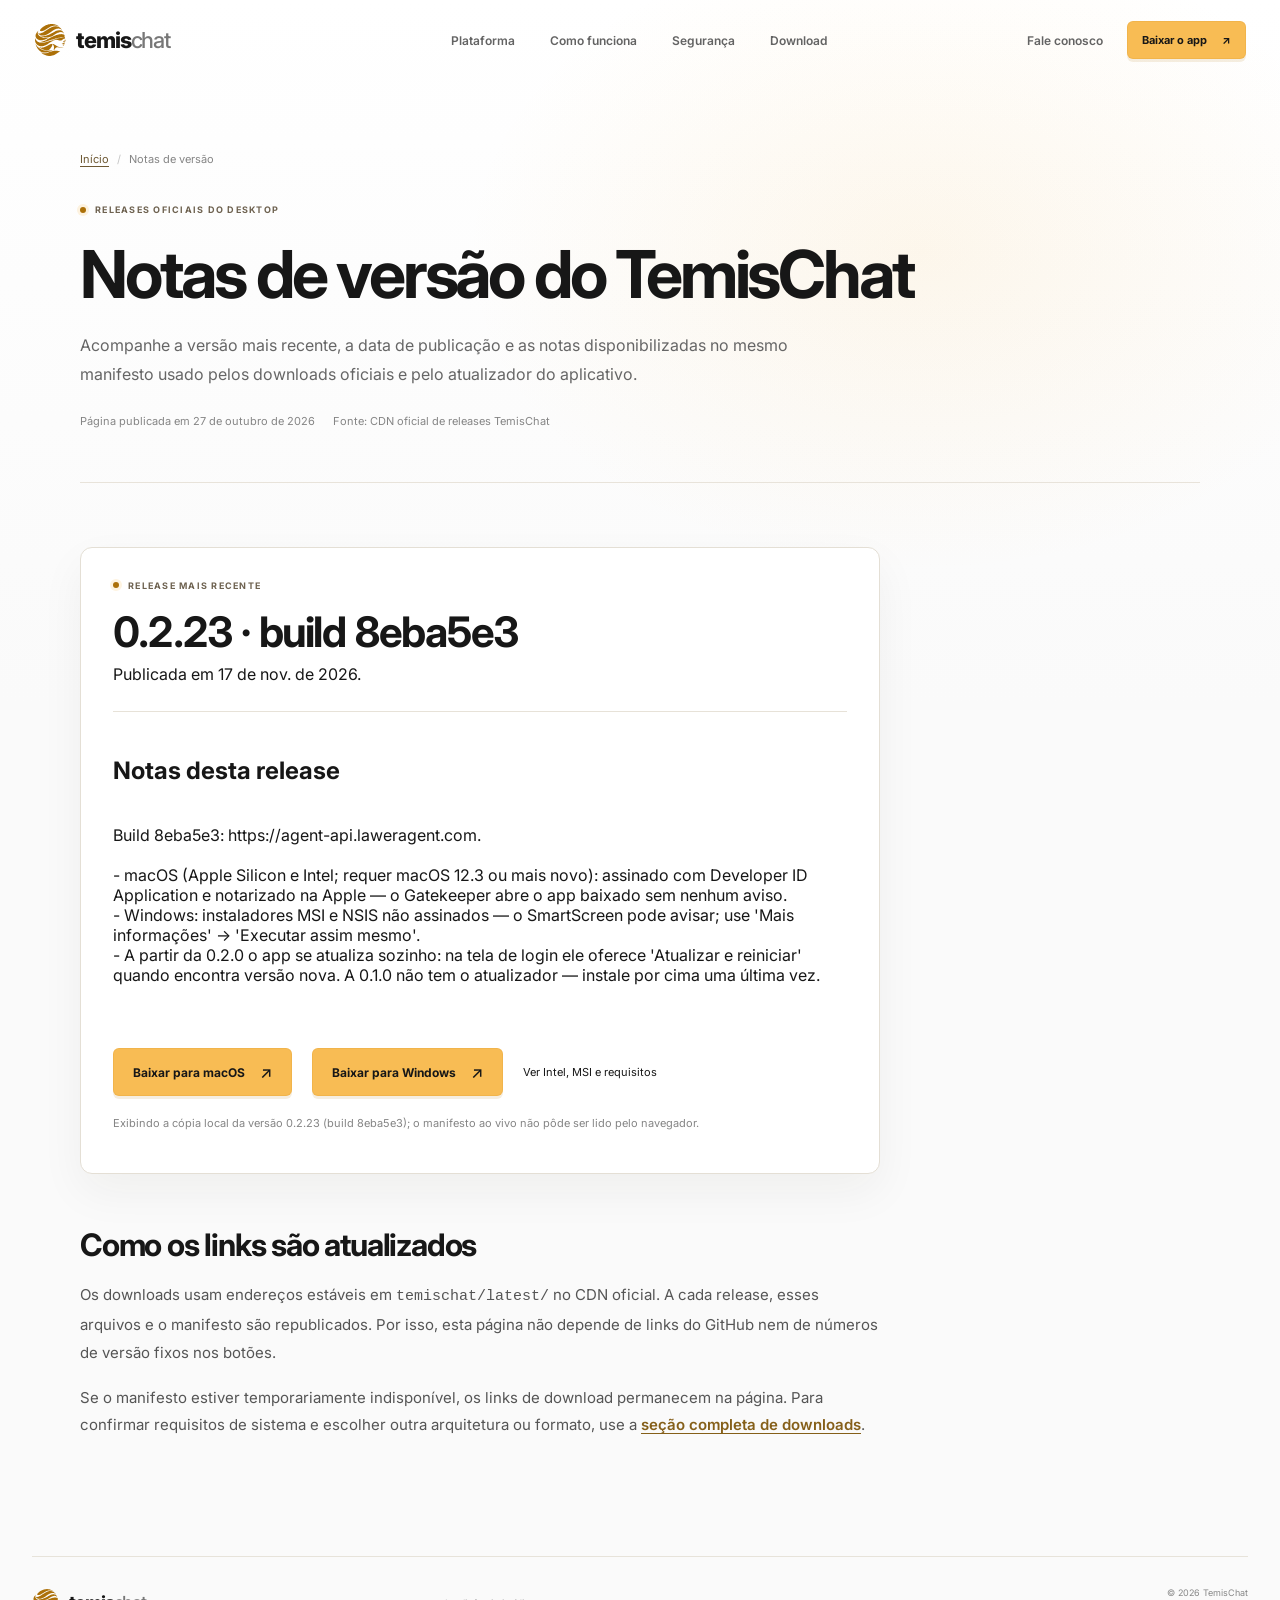
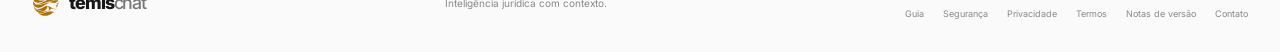
<file: notas-de-versao.html>
<!doctype html>
<html lang="pt-BR">
  <head>
    <meta charset="utf-8" />
    <meta name="viewport" content="width=device-width, initial-scale=1" />
    <meta name="theme-color" content="#FAFAFA" />
    <meta name="description" content="Consulte a versão mais recente do TemisChat, a data de publicação, as notas disponíveis no manifesto e os downloads oficiais para macOS e Windows." />
    <meta name="robots" content="index,follow,max-image-preview:large" />
    <title>Notas de versão do TemisChat | Releases oficiais</title>
    <link rel="canonical" href="https://temischat.com/notas-de-versao.html" />
    <link rel="icon" href="./assets/temischat-mark.svg" type="image/svg+xml" />
    <link rel="manifest" href="./site.webmanifest" />
    <meta property="og:locale" content="pt_BR" />
    <meta property="og:type" content="website" />
    <meta property="og:site_name" content="TemisChat" />
    <meta property="og:title" content="Notas de versão do TemisChat" />
    <meta property="og:description" content="Versão, data de publicação e downloads oficiais do TemisChat." />
    <meta property="og:url" content="https://temischat.com/notas-de-versao.html" />
    <meta property="og:image" content="https://temischat.com/assets/temischat-social.png" />
    <meta property="og:image:width" content="1200" />
    <meta property="og:image:height" content="630" />
    <meta property="og:image:alt" content="TemisChat — copiloto jurídico com contexto" />
    <meta name="twitter:card" content="summary_large_image" />
    <link rel="preconnect" href="https://fonts.googleapis.com" />
    <link rel="preconnect" href="https://fonts.gstatic.com" crossorigin />
    <link rel="preconnect" href="https://temis-chat-releases.temischat.com" />
    <link href="https://fonts.googleapis.com/css2?family=Inter:wght@400;500;600;700;800&display=swap" rel="stylesheet" />
    <link rel="stylesheet" href="./styles.css?v=20261028-1" />
    <script type="application/ld+json">
      {
        "@context": "https://schema.org",
        "@graph": [
          {
            "@type": "Organization",
            "@id": "https://temischat.com/#organization",
            "name": "TemisChat",
            "url": "https://temischat.com/",
            "logo": { "@type": "ImageObject", "url": "https://temischat.com/assets/temischat-mark.svg" },
            "email": "contato@temischat.com"
          },
          {
            "@type": "WebSite",
            "@id": "https://temischat.com/#website",
            "name": "TemisChat",
            "url": "https://temischat.com/",
            "inLanguage": "pt-BR",
            "publisher": { "@id": "https://temischat.com/#organization" }
          },
          {
            "@type": "BreadcrumbList",
            "itemListElement": [
              { "@type": "ListItem", "position": 1, "name": "Início", "item": "https://temischat.com/" },
              { "@type": "ListItem", "position": 2, "name": "Notas de versão", "item": "https://temischat.com/notas-de-versao.html" }
            ]
          },
          {
            "@type": "WebPage",
            "@id": "https://temischat.com/notas-de-versao.html#webpage",
            "url": "https://temischat.com/notas-de-versao.html",
            "name": "Notas de versão do TemisChat",
            "description": "Metadados e notas da release mais recente do TemisChat.",
            "datePublished": "2026-10-27",
            "dateModified": "2026-10-27",
            "inLanguage": "pt-BR",
            "isPartOf": { "@id": "https://temischat.com/#website" },
            "about": { "@id": "https://temischat.com/#software" }
          }
        ]
      }
    </script>
  </head>
  <body class="inner-page">
    <a class="skip-link" href="#conteudo">Ir para o conteúdo</a>
    <header class="site-header">
      <a class="brand" href="./index.html" aria-label="TemisChat — início" translate="no"><span class="brand-mark" aria-hidden="true"><svg viewBox="0 0 32 32" fill="none"><path d="M16 3.5 27 8v7.7c0 6.4-4.5 10.4-11 12.8C9.5 26.1 5 22.1 5 15.7V8L16 3.5Z" stroke="currentColor" stroke-width="1.5"/><path d="M16 8v14M10.5 11.5h11M11 12l-4 6h8l-4-6ZM21 12l-4 6h8l-4-6ZM12 22h8" stroke="currentColor" stroke-width="1.35" stroke-linecap="round" stroke-linejoin="round"/></svg></span><span>temis<span class="brand-light">chat</span></span></a>
      <nav class="desktop-nav" id="main-navigation" aria-label="Navegação principal"><a href="./index.html#plataforma">Plataforma</a><a href="./index.html#como-funciona">Como funciona</a><a href="./seguranca.html">Segurança</a><a href="./index.html#download">Download</a></nav>
      <div class="header-actions"><a class="login-link" href="mailto:contato@temischat.com" data-track="contact_email" data-track-location="header">Fale conosco</a><a class="button button-small button-gold" href="./index.html#download" data-track="download_cta" data-track-location="header">Baixar o app <span aria-hidden="true">↗</span></a><button class="menu-toggle" type="button" aria-label="Abrir menu" aria-controls="main-navigation" aria-expanded="false"><span></span><span></span></button></div>
    </header>

    <main class="page-main" id="conteudo" tabindex="-1" data-release-latest>
      <header class="page-hero">
        <nav class="breadcrumbs" aria-label="Navegação estrutural"><ol><li><a href="./index.html">Início</a></li><li aria-current="page">Notas de versão</li></ol></nav>
        <div class="eyebrow"><span class="eyebrow-dot"></span> RELEASES OFICIAIS DO DESKTOP</div>
        <h1>Notas de versão do TemisChat</h1>
        <p>Acompanhe a versão mais recente, a data de publicação e as notas disponibilizadas no mesmo manifesto usado pelos downloads oficiais e pelo atualizador do aplicativo.</p>
        <div class="page-meta"><span>Página publicada em <time datetime="2026-10-27">27 de outubro de 2026</time></span><span>Fonte: CDN oficial de releases TemisChat</span></div>
      </header>

      <div class="page-content">
        <article class="release-card">
          <div class="eyebrow"><span class="eyebrow-dot"></span> RELEASE MAIS RECENTE</div>
          <div class="release-version" data-release-version>Versão mais recente</div>
          <p>Publicada em <time data-release-date>data informada no manifesto oficial</time>.</p>
          <div class="release-notes">
            <h2>Notas desta release</h2>
            <p data-release-notes>Esta publicação não apresentou notas textuais no manifesto. Os metadados de versão e data continuam disponíveis acima quando o manifesto está acessível.</p>
          </div>
          <div class="release-actions">
            <a class="button button-gold button-large" href="https://temis-chat-releases.temischat.com/temischat/latest/TemisChat_aarch64.dmg" rel="nofollow" data-track="app_download" data-track-location="release_page" data-asset="aarch64-dmg">Baixar para macOS <span class="arrow" aria-hidden="true">↗</span></a>
            <a class="button button-gold button-large" href="https://temis-chat-releases.temischat.com/temischat/latest/TemisChat_x64-setup.exe" rel="nofollow" data-track="app_download" data-track-location="release_page" data-asset="x64-setup-exe">Baixar para Windows <span class="arrow" aria-hidden="true">↗</span></a>
            <a href="./index.html#download">Ver Intel, MSI e requisitos</a>
          </div>
          <p class="release-status" role="status" aria-live="polite" data-release-status>Carregando os metadados oficiais da release…</p>
        </article>

        <section class="article-body release-details">
          <h2>Como os links são atualizados</h2>
          <p>Os downloads usam endereços estáveis em <code>temischat/latest/</code> no CDN oficial. A cada release, esses arquivos e o manifesto são republicados. Por isso, esta página não depende de links do GitHub nem de números de versão fixos nos botões.</p>
          <p>Se o manifesto estiver temporariamente indisponível, os links de download permanecem na página. Para confirmar requisitos de sistema e escolher outra arquitetura ou formato, use a <a href="./index.html#download">seção completa de downloads</a>.</p>
        </section>
      </div>
    </main>

    <footer class="site-footer section-wrap">
      <a class="brand footer-brand" href="./index.html" translate="no"><span class="brand-mark" aria-hidden="true"><svg viewBox="0 0 32 32" fill="none"><path d="M16 3.5 27 8v7.7c0 6.4-4.5 10.4-11 12.8C9.5 26.1 5 22.1 5 15.7V8L16 3.5Z" stroke="currentColor" stroke-width="1.5"/><path d="M16 8v14M10.5 11.5h11M11 12l-4 6h8l-4-6ZM21 12l-4 6h8l-4-6ZM12 22h8" stroke="currentColor" stroke-width="1.35" stroke-linecap="round" stroke-linejoin="round"/></svg></span><span>temis<span class="brand-light">chat</span></span></a>
      <p>Inteligência jurídica com contexto.</p>
      <div class="footer-right"><span>© <span id="year">2026</span> TemisChat</span><nav class="footer-links" aria-label="Links institucionais"><a href="./guia-copiloto-juridico.html">Guia</a><a href="./seguranca.html">Segurança</a><a href="./privacidade.html">Privacidade</a><a href="./termos-de-servico.html">Termos</a><a href="./notas-de-versao.html" aria-current="page">Notas de versão</a><a href="mailto:contato@temischat.com" data-track="contact_email" data-track-location="footer">Contato</a></nav></div>
    </footer>
    <script src="./script.js?v=20261028-1"></script>
  </body>
</html>
</file>
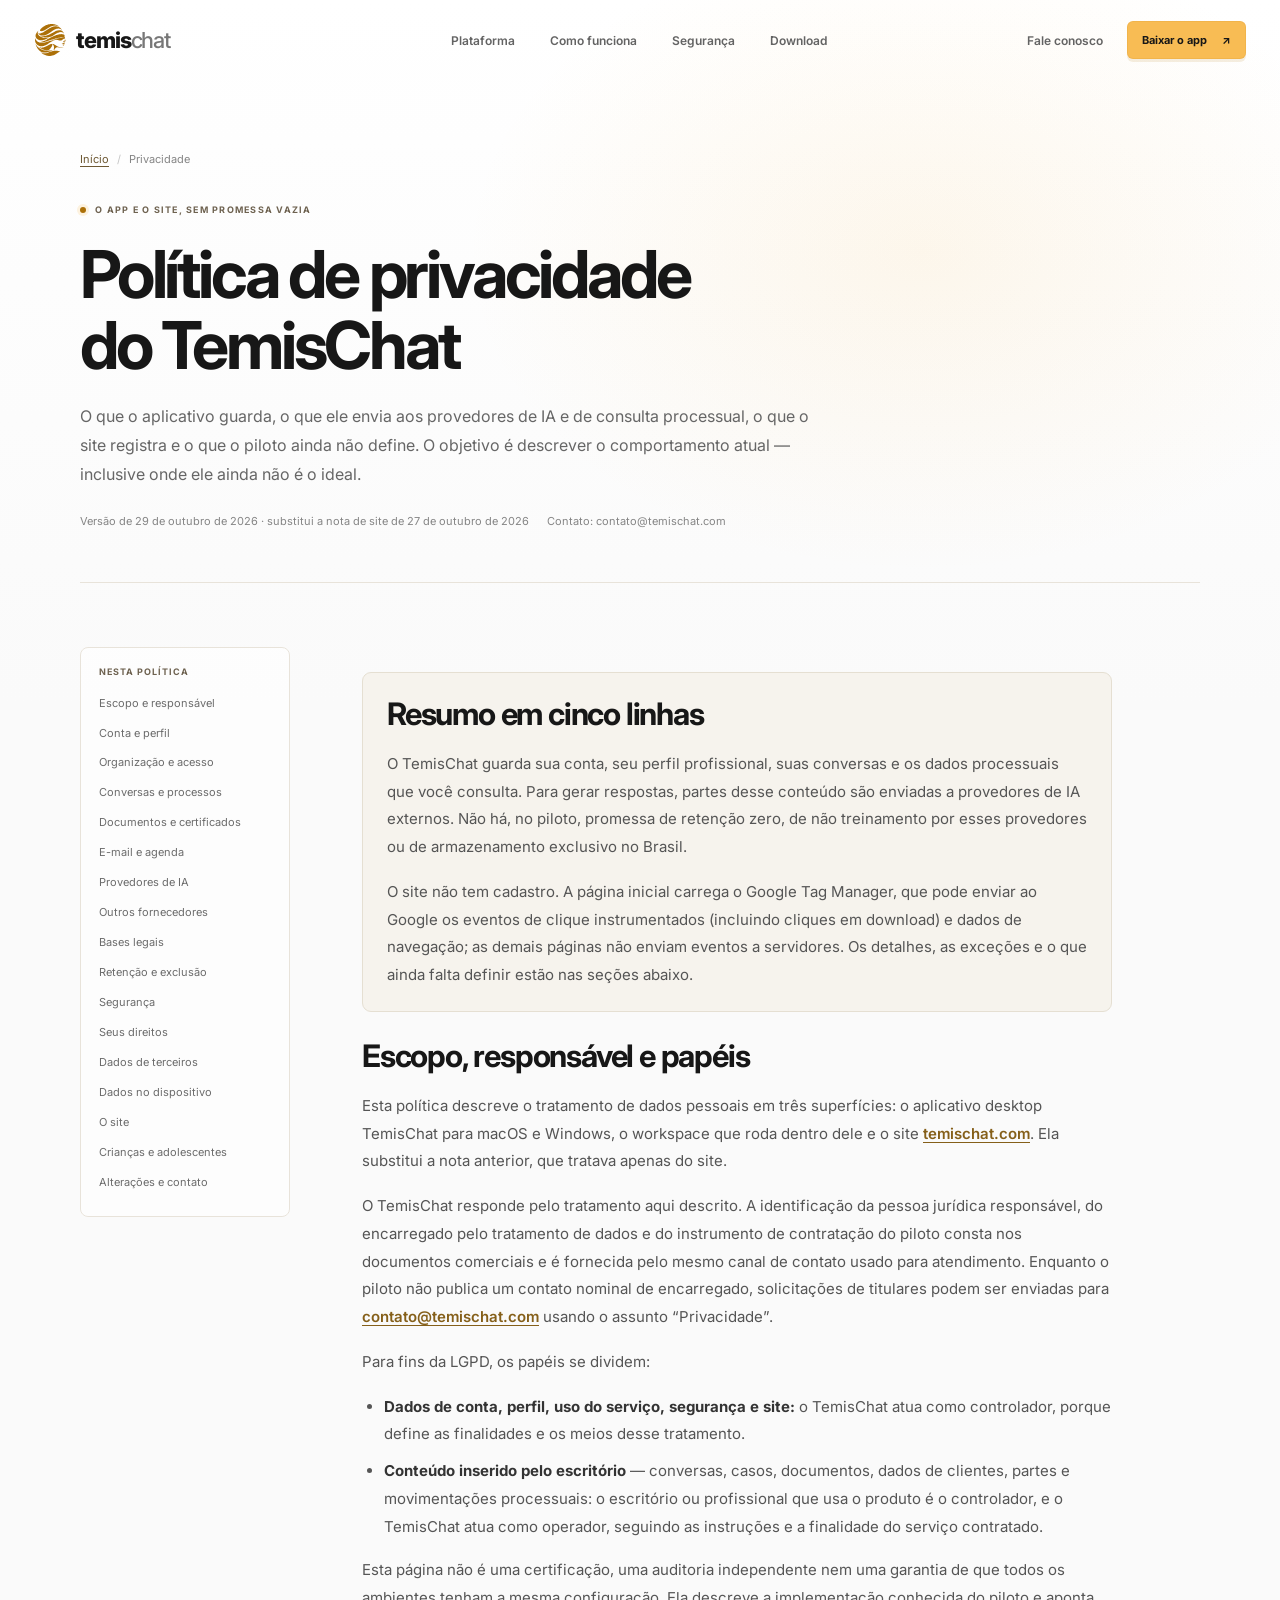
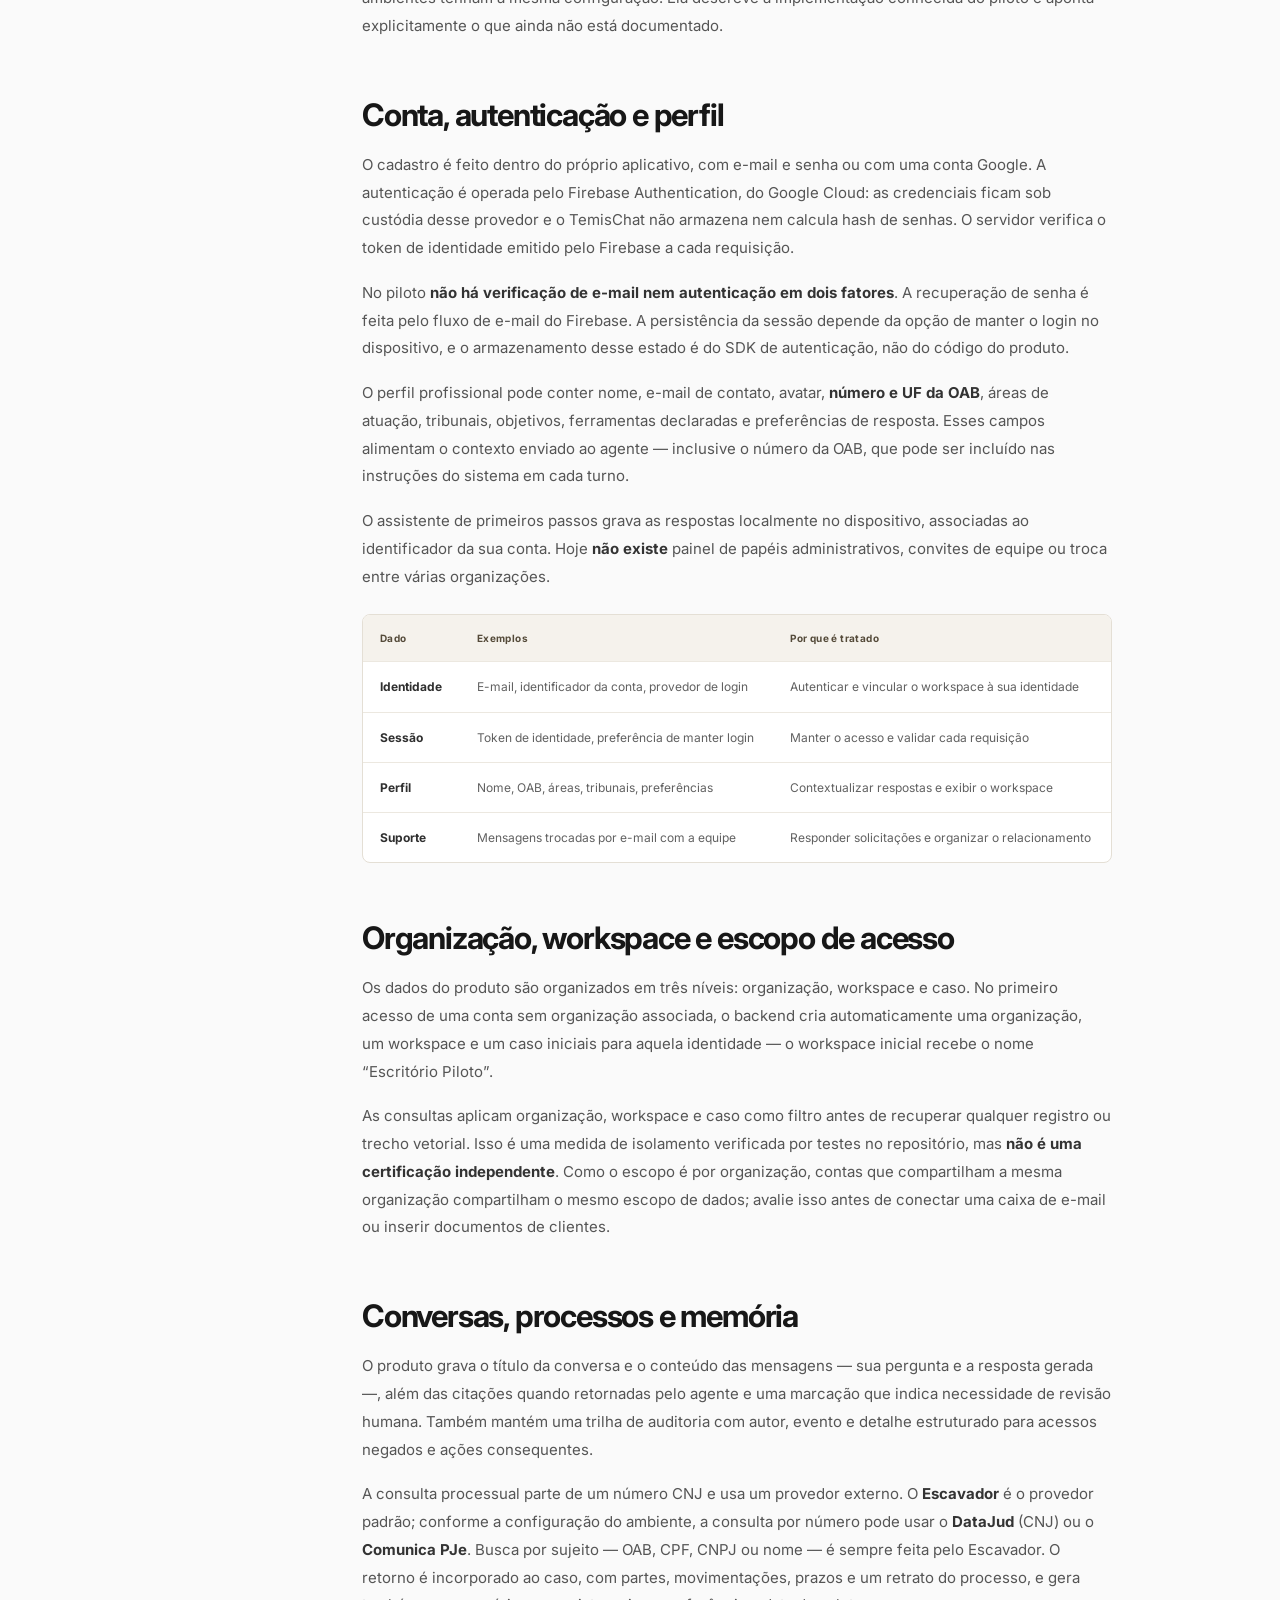
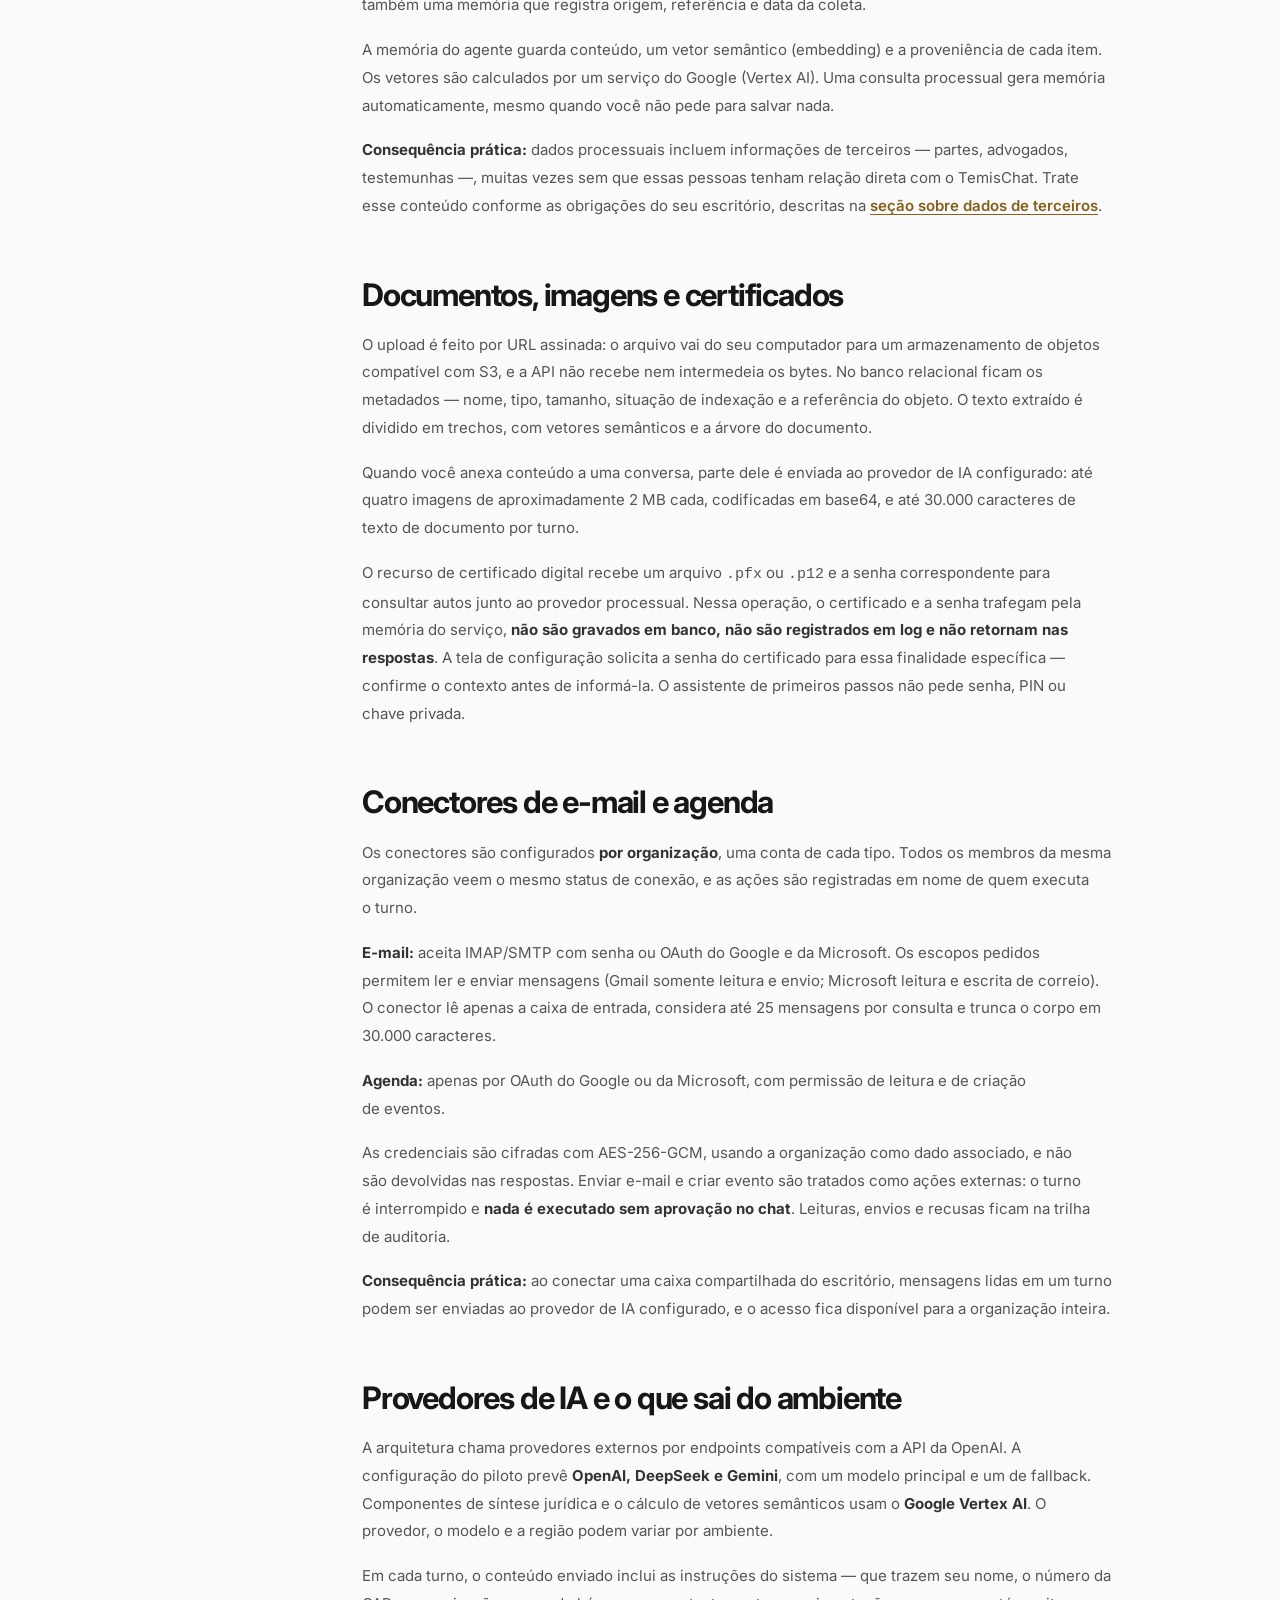
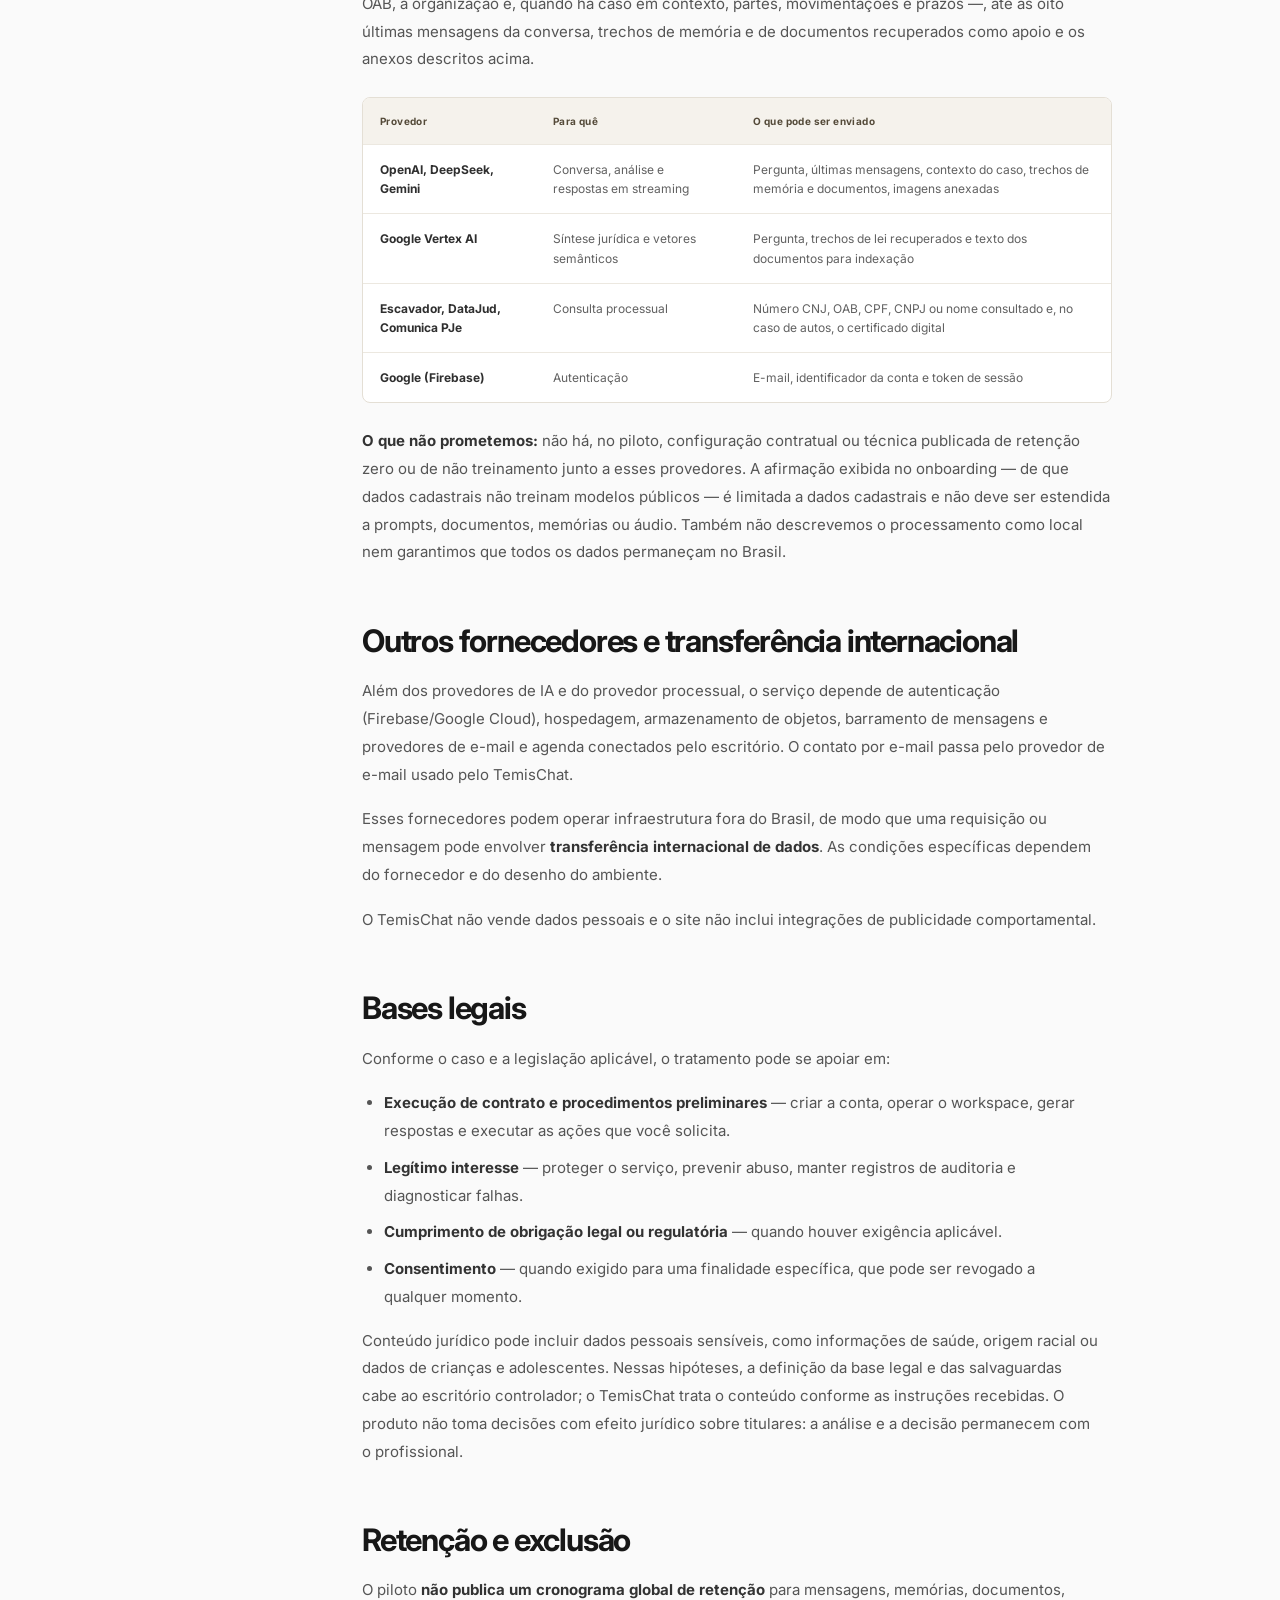
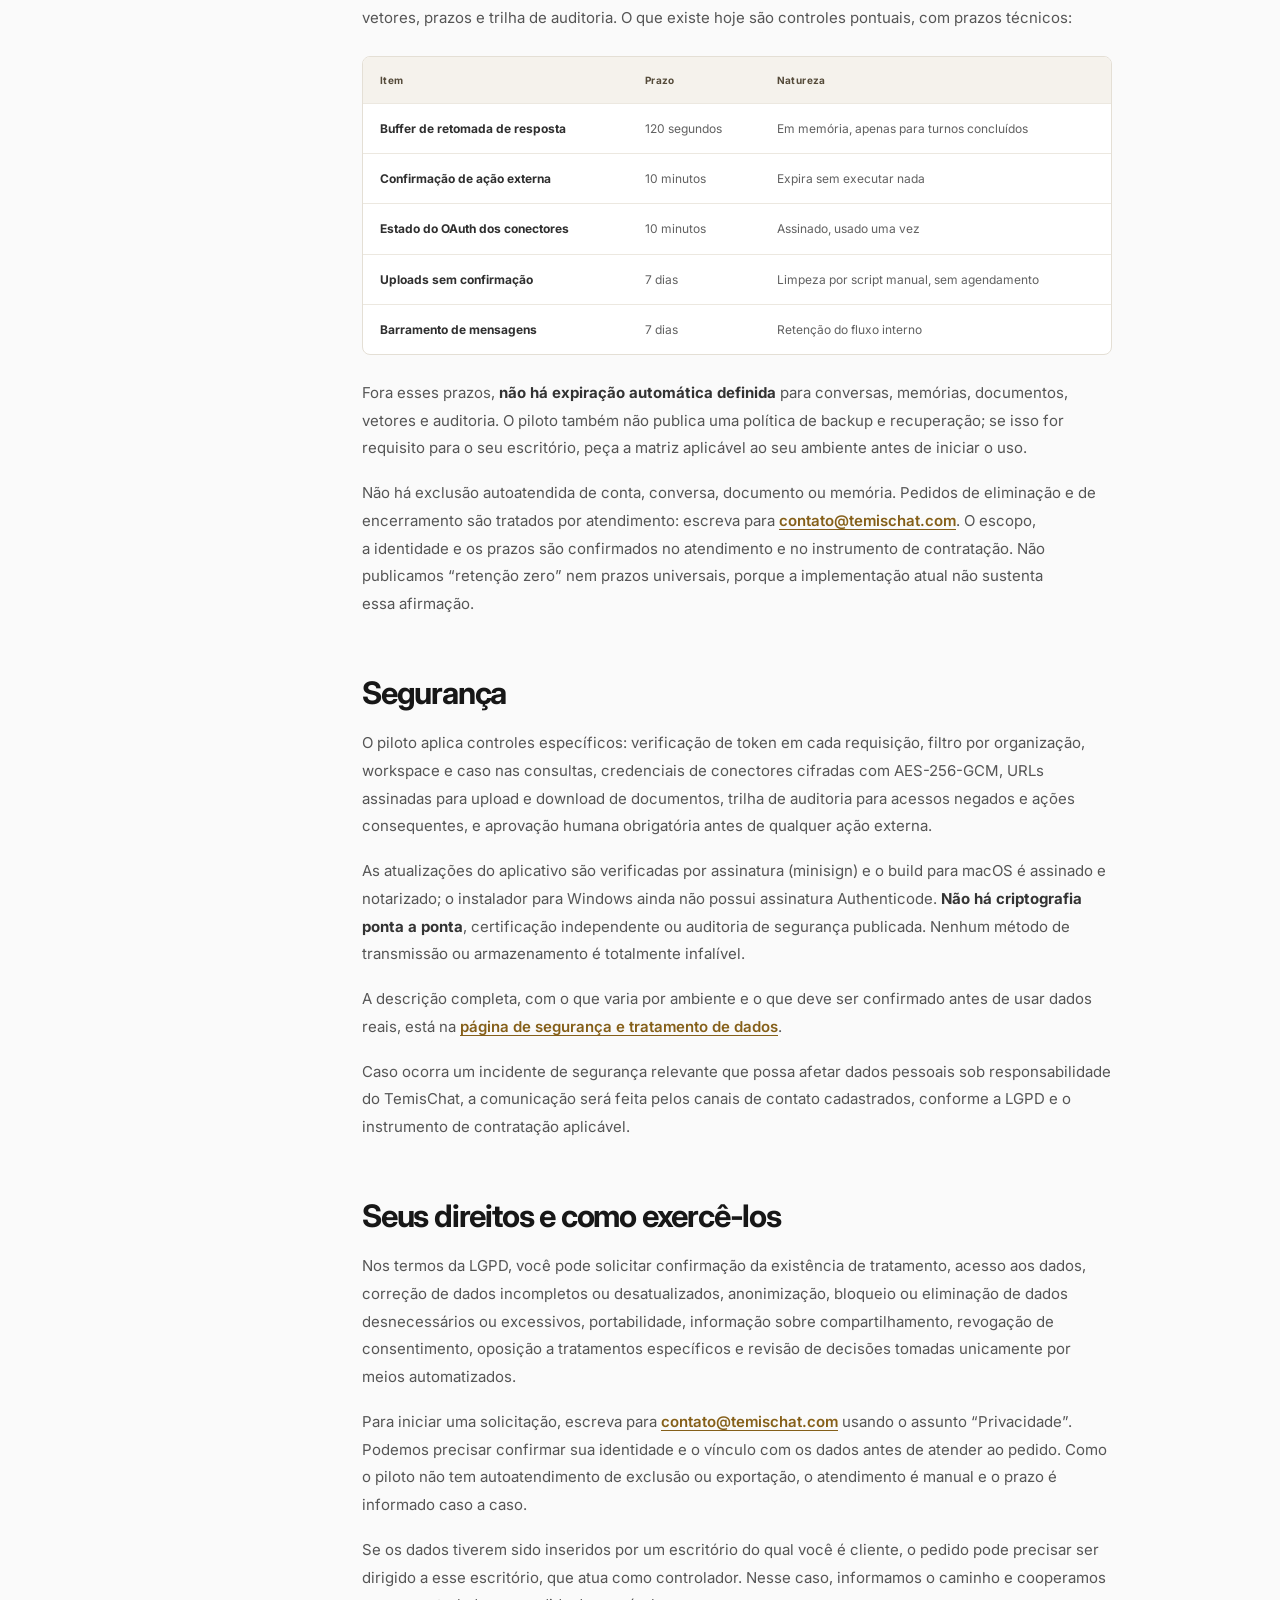
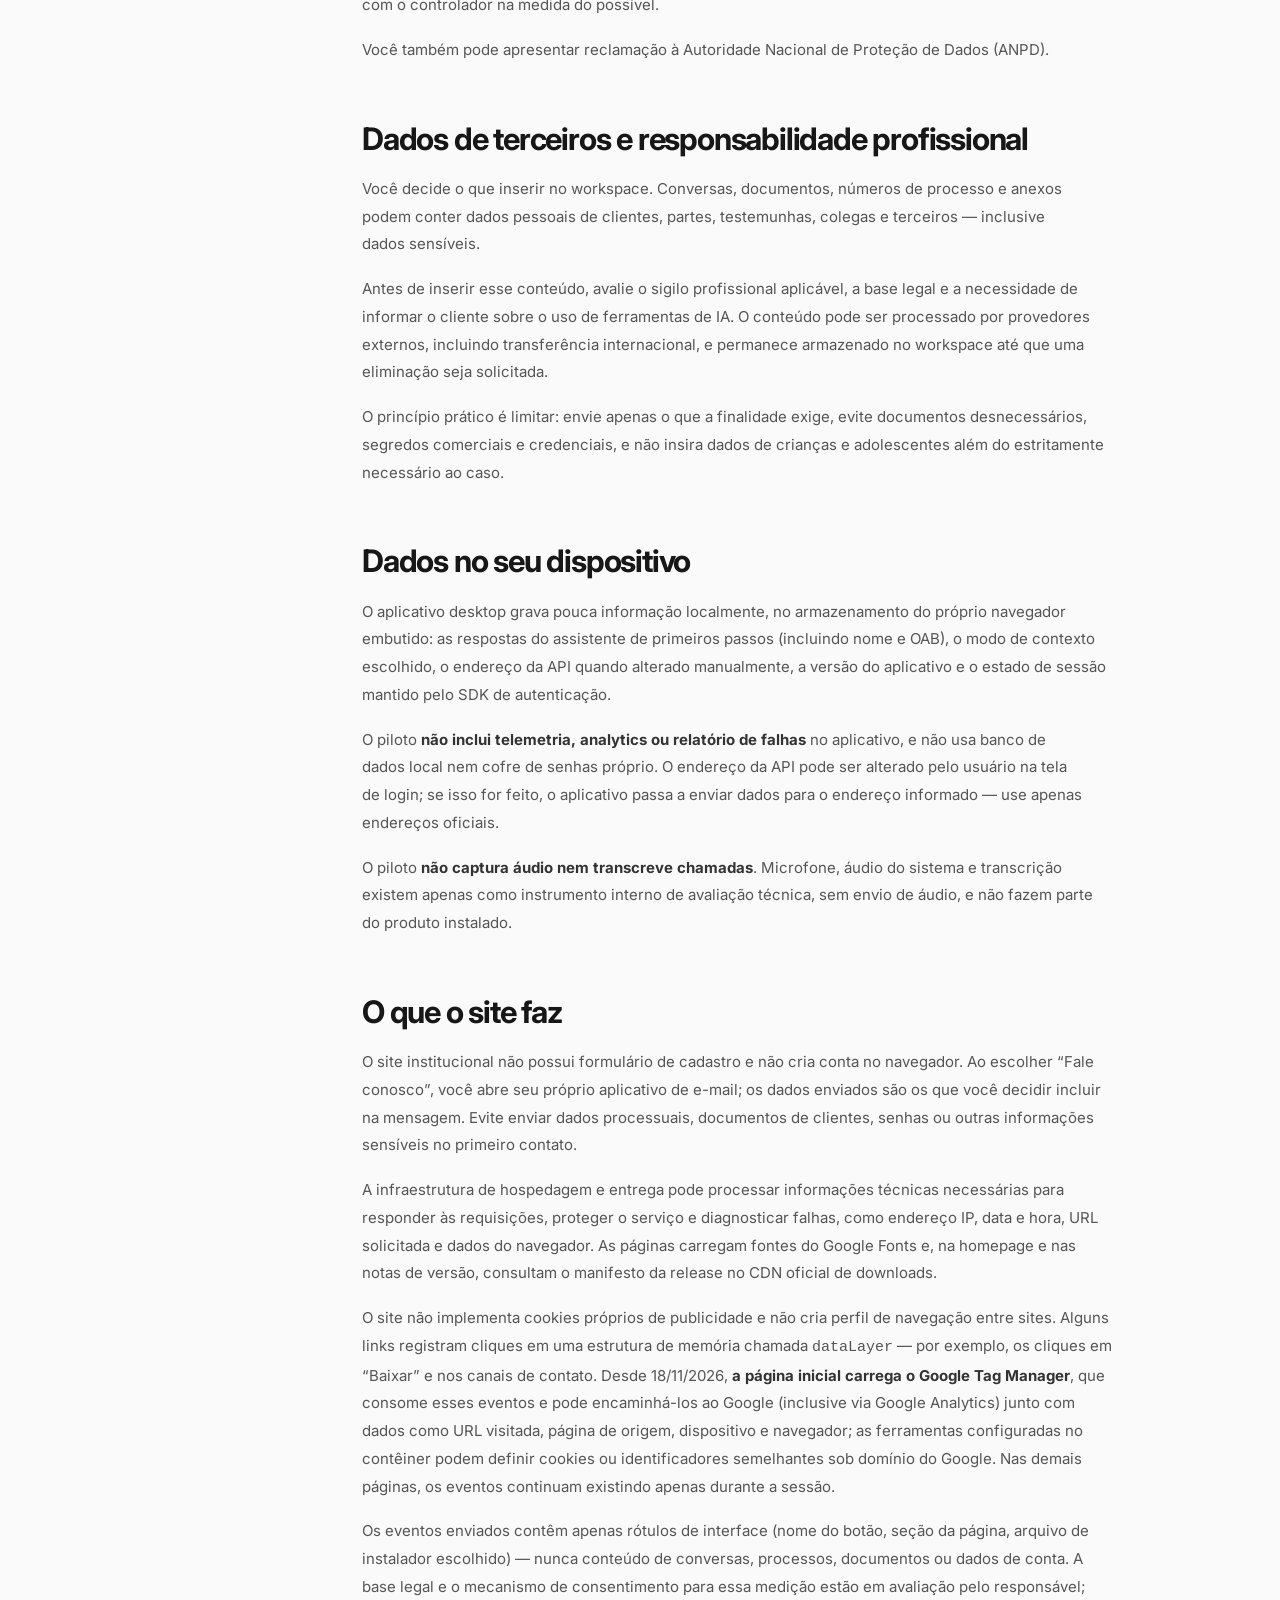
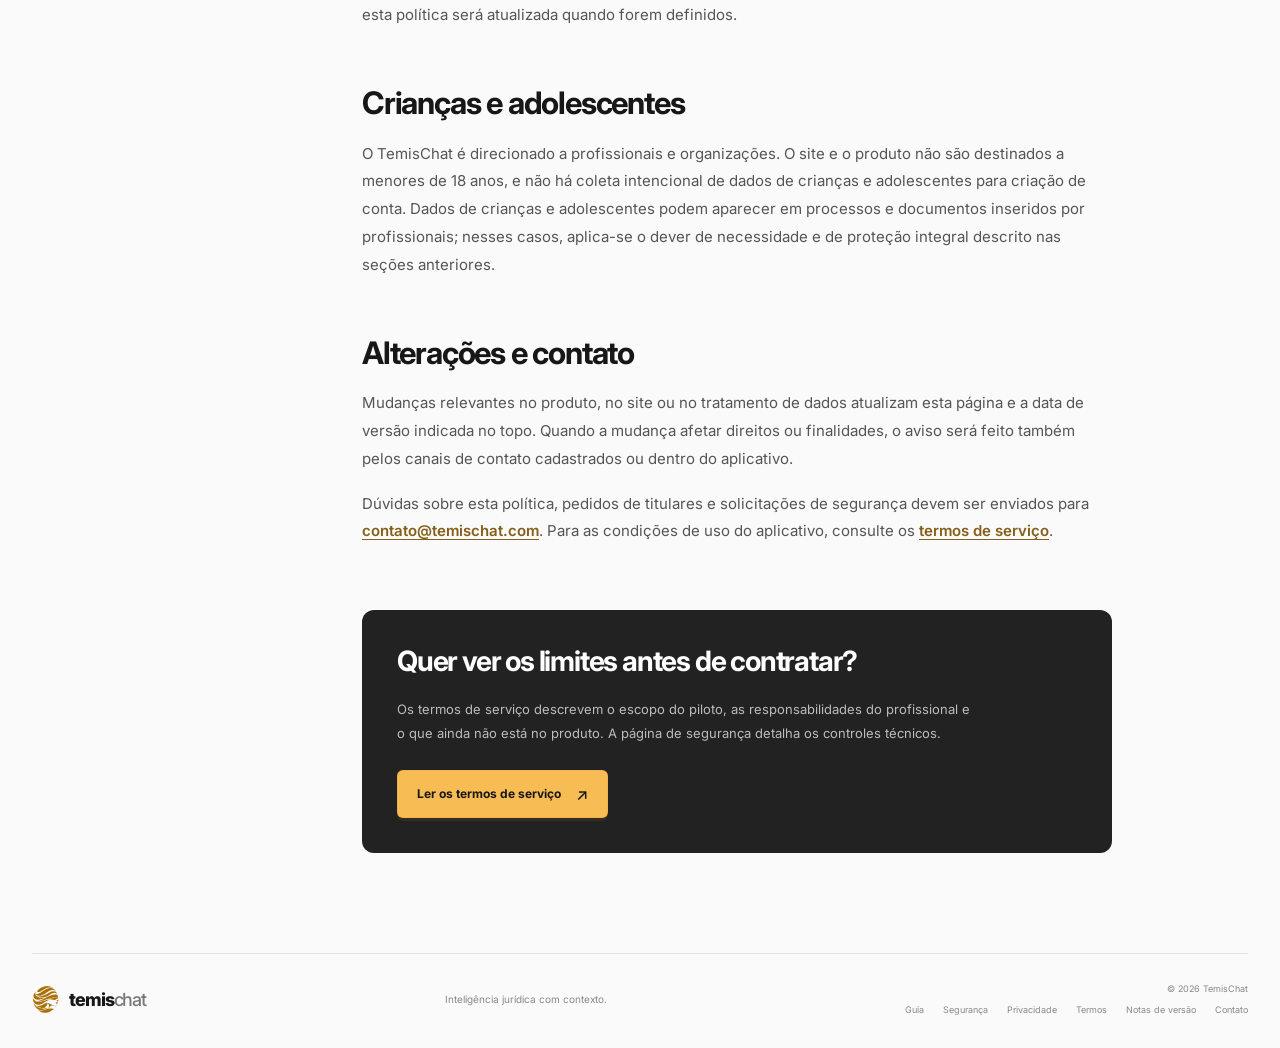
<file: privacidade.html>
<!doctype html>
<html lang="pt-BR">
  <head>
    <meta charset="utf-8" />
    <meta name="viewport" content="width=device-width, initial-scale=1" />
    <meta name="theme-color" content="#FAFAFA" />
    <meta name="description" content="Política de privacidade do TemisChat: o que o aplicativo guarda, o que é enviado aos provedores de IA e de consulta processual, por quanto tempo, quais são os limites do piloto e como exercer seus direitos." />
    <meta name="robots" content="index,follow,max-image-preview:large" />
    <title>Política de privacidade | TemisChat</title>
    <link rel="canonical" href="https://temischat.com/privacidade.html" />
    <link rel="icon" href="./assets/temischat-mark.svg" type="image/svg+xml" />
    <link rel="manifest" href="./site.webmanifest" />
    <meta property="og:locale" content="pt_BR" />
    <meta property="og:type" content="website" />
    <meta property="og:site_name" content="TemisChat" />
    <meta property="og:title" content="Política de privacidade do TemisChat" />
    <meta property="og:description" content="Dados tratados no aplicativo e no site, provedores externos, retenção, segurança e direitos dos titulares." />
    <meta property="og:url" content="https://temischat.com/privacidade.html" />
    <meta property="og:image" content="https://temischat.com/assets/temischat-social.png" />
    <meta property="og:image:width" content="1200" />
    <meta property="og:image:height" content="630" />
    <meta property="og:image:alt" content="TemisChat — copiloto jurídico com contexto" />
    <meta name="twitter:card" content="summary_large_image" />
    <link rel="preconnect" href="https://fonts.googleapis.com" />
    <link rel="preconnect" href="https://fonts.gstatic.com" crossorigin />
    <link href="https://fonts.googleapis.com/css2?family=Inter:wght@400;500;600;700;800&display=swap" rel="stylesheet" />
    <link rel="stylesheet" href="./styles.css?v=20261028-1" />
    <script type="application/ld+json">
      {
        "@context": "https://schema.org",
        "@graph": [
          {
            "@type": "Organization",
            "@id": "https://temischat.com/#organization",
            "name": "TemisChat",
            "url": "https://temischat.com/",
            "logo": { "@type": "ImageObject", "url": "https://temischat.com/assets/temischat-mark.svg" },
            "email": "contato@temischat.com"
          },
          {
            "@type": "WebSite",
            "@id": "https://temischat.com/#website",
            "name": "TemisChat",
            "url": "https://temischat.com/",
            "inLanguage": "pt-BR",
            "publisher": { "@id": "https://temischat.com/#organization" }
          },
          {
            "@type": "BreadcrumbList",
            "itemListElement": [
              { "@type": "ListItem", "position": 1, "name": "Início", "item": "https://temischat.com/" },
              { "@type": "ListItem", "position": 2, "name": "Privacidade", "item": "https://temischat.com/privacidade.html" }
            ]
          },
          {
            "@type": "WebPage",
            "@id": "https://temischat.com/privacidade.html#webpage",
            "url": "https://temischat.com/privacidade.html",
            "name": "Política de privacidade do TemisChat",
            "description": "Tratamento de dados pessoais no aplicativo TemisChat e no site institucional, com provedores externos, retenção e direitos dos titulares.",
            "datePublished": "2026-10-27",
            "dateModified": "2026-10-29",
            "inLanguage": "pt-BR",
            "isPartOf": { "@id": "https://temischat.com/#website" },
            "about": ["Privacidade", "Proteção de dados pessoais", "LGPD", "Inteligência artificial"]
          }
        ]
      }
    </script>
  </head>
  <body class="inner-page">
    <a class="skip-link" href="#conteudo">Ir para o conteúdo</a>
    <header class="site-header">
      <a class="brand" href="./index.html" aria-label="TemisChat — início" translate="no"><span class="brand-mark" aria-hidden="true"><svg viewBox="0 0 32 32" fill="none"><path d="M16 3.5 27 8v7.7c0 6.4-4.5 10.4-11 12.8C9.5 26.1 5 22.1 5 15.7V8L16 3.5Z" stroke="currentColor" stroke-width="1.5"/><path d="M16 8v14M10.5 11.5h11M11 12l-4 6h8l-4-6ZM21 12l-4 6h8l-4-6ZM12 22h8" stroke="currentColor" stroke-width="1.35" stroke-linecap="round" stroke-linejoin="round"/></svg></span><span>temis<span class="brand-light">chat</span></span></a>
      <nav class="desktop-nav" id="main-navigation" aria-label="Navegação principal"><a href="./index.html#plataforma">Plataforma</a><a href="./index.html#como-funciona">Como funciona</a><a href="./seguranca.html">Segurança</a><a href="./index.html#download">Download</a></nav>
      <div class="header-actions"><a class="login-link" href="mailto:contato@temischat.com" data-track="contact_email" data-track-location="header">Fale conosco</a><a class="button button-small button-gold" href="./index.html#download" data-track="download_cta" data-track-location="header">Baixar o app <span aria-hidden="true">↗</span></a><button class="menu-toggle" type="button" aria-label="Abrir menu" aria-controls="main-navigation" aria-expanded="false"><span></span><span></span></button></div>
    </header>

    <main class="page-main" id="conteudo" tabindex="-1">
      <header class="page-hero">
        <nav class="breadcrumbs" aria-label="Navegação estrutural"><ol><li><a href="./index.html">Início</a></li><li aria-current="page">Privacidade</li></ol></nav>
        <div class="eyebrow"><span class="eyebrow-dot"></span> O APP E O SITE, SEM PROMESSA VAZIA</div>
        <h1>Política de privacidade do TemisChat</h1>
        <p>O que o aplicativo guarda, o que ele envia aos provedores de IA e de consulta processual, o que o site registra e o que o piloto ainda não define. O objetivo é descrever o comportamento atual — inclusive onde ele ainda não é o ideal.</p>
        <div class="page-meta"><span>Versão de <time datetime="2026-10-29">29 de outubro de 2026</time> · substitui a nota de site de 27 de outubro de 2026</span><span>Contato: <a href="mailto:contato@temischat.com?subject=Privacidade%20TemisChat">contato@temischat.com</a></span></div>
      </header>

      <div class="page-content content-layout">
        <aside class="article-toc" aria-label="Nesta política"><strong>NESTA POLÍTICA</strong><nav><a href="#escopo">Escopo e responsável</a><a href="#conta">Conta e perfil</a><a href="#organizacao">Organização e acesso</a><a href="#conversas">Conversas e processos</a><a href="#documentos">Documentos e certificados</a><a href="#conectores">E-mail e agenda</a><a href="#ia">Provedores de IA</a><a href="#fornecedores">Outros fornecedores</a><a href="#bases">Bases legais</a><a href="#retencao">Retenção e exclusão</a><a href="#seguranca">Segurança</a><a href="#direitos">Seus direitos</a><a href="#terceiros">Dados de terceiros</a><a href="#dispositivo">Dados no dispositivo</a><a href="#site">O site</a><a href="#criancas">Crianças e adolescentes</a><a href="#alteracoes">Alterações e contato</a></nav></aside>

        <article class="article-body">
          <div class="callout">
            <h2>Resumo em cinco linhas</h2>
            <p>O TemisChat guarda sua conta, seu perfil profissional, suas conversas e os dados processuais que você consulta. Para gerar respostas, partes desse conteúdo são enviadas a provedores de IA externos. Não há, no piloto, promessa de retenção zero, de não treinamento por esses provedores ou de armazenamento exclusivo no Brasil.</p>
            <p>O site não tem cadastro. A página inicial carrega o Google Tag Manager, que pode enviar ao Google os eventos de clique instrumentados (incluindo cliques em download) e dados de navegação; as demais páginas não enviam eventos a servidores. Os detalhes, as exceções e o que ainda falta definir estão nas seções abaixo.</p>
          </div>

          <section id="escopo">
            <h2>Escopo, responsável e papéis</h2>
            <p>Esta política descreve o tratamento de dados pessoais em três superfícies: o aplicativo desktop TemisChat para macOS e Windows, o workspace que roda dentro dele e o site <a href="./index.html">temischat.com</a>. Ela substitui a nota anterior, que tratava apenas do site.</p>
            <p>O TemisChat responde pelo tratamento aqui descrito. A identificação da pessoa jurídica responsável, do encarregado pelo tratamento de dados e do instrumento de contratação do piloto consta nos documentos comerciais e é fornecida pelo mesmo canal de contato usado para atendimento. Enquanto o piloto não publica um contato nominal de encarregado, solicitações de titulares podem ser enviadas para <a href="mailto:contato@temischat.com?subject=Privacidade%20TemisChat">contato@temischat.com</a> usando o assunto “Privacidade”.</p>
            <p>Para fins da LGPD, os papéis se dividem:</p>
            <ul>
              <li><strong>Dados de conta, perfil, uso do serviço, segurança e site:</strong> o TemisChat atua como controlador, porque define as finalidades e os meios desse tratamento.</li>
              <li><strong>Conteúdo inserido pelo escritório</strong> — conversas, casos, documentos, dados de clientes, partes e movimentações processuais: o escritório ou profissional que usa o produto é o controlador, e o TemisChat atua como operador, seguindo as instruções e a finalidade do serviço contratado.</li>
            </ul>
            <p>Esta página não é uma certificação, uma auditoria independente nem uma garantia de que todos os ambientes tenham a mesma configuração. Ela descreve a implementação conhecida do piloto e aponta explicitamente o que ainda não está documentado.</p>
          </section>

          <section id="conta">
            <h2>Conta, autenticação e perfil</h2>
            <p>O cadastro é feito dentro do próprio aplicativo, com e-mail e senha ou com uma conta Google. A autenticação é operada pelo Firebase Authentication, do Google Cloud: as credenciais ficam sob custódia desse provedor e o TemisChat não armazena nem calcula hash de senhas. O servidor verifica o token de identidade emitido pelo Firebase a cada requisição.</p>
            <p>No piloto <strong>não há verificação de e-mail nem autenticação em dois fatores</strong>. A recuperação de senha é feita pelo fluxo de e-mail do Firebase. A persistência da sessão depende da opção de manter o login no dispositivo, e o armazenamento desse estado é do SDK de autenticação, não do código do produto.</p>
            <p>O perfil profissional pode conter nome, e-mail de contato, avatar, <strong>número e UF da OAB</strong>, áreas de atuação, tribunais, objetivos, ferramentas declaradas e preferências de resposta. Esses campos alimentam o contexto enviado ao agente — inclusive o número da OAB, que pode ser incluído nas instruções do sistema em cada turno.</p>
            <p>O assistente de primeiros passos grava as respostas localmente no dispositivo, associadas ao identificador da sua conta. Hoje <strong>não existe</strong> painel de papéis administrativos, convites de equipe ou troca entre várias organizações.</p>
            <div class="table-scroll" role="region" aria-label="Dados de conta e perfil" tabindex="0">
              <table class="info-table">
                <thead><tr><th>Dado</th><th>Exemplos</th><th>Por que é tratado</th></tr></thead>
                <tbody>
                  <tr><td>Identidade</td><td>E-mail, identificador da conta, provedor de login</td><td>Autenticar e vincular o workspace à sua identidade</td></tr>
                  <tr><td>Sessão</td><td>Token de identidade, preferência de manter login</td><td>Manter o acesso e validar cada requisição</td></tr>
                  <tr><td>Perfil</td><td>Nome, OAB, áreas, tribunais, preferências</td><td>Contextualizar respostas e exibir o workspace</td></tr>
                  <tr><td>Suporte</td><td>Mensagens trocadas por e-mail com a equipe</td><td>Responder solicitações e organizar o relacionamento</td></tr>
                </tbody>
              </table>
            </div>
          </section>

          <section id="organizacao">
            <h2>Organização, workspace e escopo de acesso</h2>
            <p>Os dados do produto são organizados em três níveis: organização, workspace e caso. No primeiro acesso de uma conta sem organização associada, o backend cria automaticamente uma organização, um workspace e um caso iniciais para aquela identidade — o workspace inicial recebe o nome “Escritório Piloto”.</p>
            <p>As consultas aplicam organização, workspace e caso como filtro antes de recuperar qualquer registro ou trecho vetorial. Isso é uma medida de isolamento verificada por testes no repositório, mas <strong>não é uma certificação independente</strong>. Como o escopo é por organização, contas que compartilham a mesma organização compartilham o mesmo escopo de dados; avalie isso antes de conectar uma caixa de e-mail ou inserir documentos de clientes.</p>
          </section>

          <section id="conversas">
            <h2>Conversas, processos e memória</h2>
            <p>O produto grava o título da conversa e o conteúdo das mensagens — sua pergunta e a resposta gerada —, além das citações quando retornadas pelo agente e uma marcação que indica necessidade de revisão humana. Também mantém uma trilha de auditoria com autor, evento e detalhe estruturado para acessos negados e ações consequentes.</p>
            <p>A consulta processual parte de um número CNJ e usa um provedor externo. O <strong>Escavador</strong> é o provedor padrão; conforme a configuração do ambiente, a consulta por número pode usar o <strong>DataJud</strong> (CNJ) ou o <strong>Comunica PJe</strong>. Busca por sujeito — OAB, CPF, CNPJ ou nome — é sempre feita pelo Escavador. O retorno é incorporado ao caso, com partes, movimentações, prazos e um retrato do processo, e gera também uma memória que registra origem, referência e data da coleta.</p>
            <p>A memória do agente guarda conteúdo, um vetor semântico (embedding) e a proveniência de cada item. Os vetores são calculados por um serviço do Google (Vertex AI). Uma consulta processual gera memória automaticamente, mesmo quando você não pede para salvar nada.</p>
            <p><strong>Consequência prática:</strong> dados processuais incluem informações de terceiros — partes, advogados, testemunhas —, muitas vezes sem que essas pessoas tenham relação direta com o TemisChat. Trate esse conteúdo conforme as obrigações do seu escritório, descritas na <a href="#terceiros">seção sobre dados de terceiros</a>.</p>
          </section>

          <section id="documentos">
            <h2>Documentos, imagens e certificados</h2>
            <p>O upload é feito por URL assinada: o arquivo vai do seu computador para um armazenamento de objetos compatível com S3, e a API não recebe nem intermedeia os bytes. No banco relacional ficam os metadados — nome, tipo, tamanho, situação de indexação e a referência do objeto. O texto extraído é dividido em trechos, com vetores semânticos e a árvore do documento.</p>
            <p>Quando você anexa conteúdo a uma conversa, parte dele é enviada ao provedor de IA configurado: até quatro imagens de aproximadamente 2 MB cada, codificadas em base64, e até 30.000 caracteres de texto de documento por turno.</p>
            <p>O recurso de certificado digital recebe um arquivo <code>.pfx</code> ou <code>.p12</code> e a senha correspondente para consultar autos junto ao provedor processual. Nessa operação, o certificado e a senha trafegam pela memória do serviço, <strong>não são gravados em banco, não são registrados em log e não retornam nas respostas</strong>. A tela de configuração solicita a senha do certificado para essa finalidade específica — confirme o contexto antes de informá-la. O assistente de primeiros passos não pede senha, PIN ou chave privada.</p>
          </section>

          <section id="conectores">
            <h2>Conectores de e-mail e agenda</h2>
            <p>Os conectores são configurados <strong>por organização</strong>, uma conta de cada tipo. Todos os membros da mesma organização veem o mesmo status de conexão, e as ações são registradas em nome de quem executa o turno.</p>
            <p><strong>E-mail:</strong> aceita IMAP/SMTP com senha ou OAuth do Google e da Microsoft. Os escopos pedidos permitem ler e enviar mensagens (Gmail somente leitura e envio; Microsoft leitura e escrita de correio). O conector lê apenas a caixa de entrada, considera até 25 mensagens por consulta e trunca o corpo em 30.000 caracteres.</p>
            <p><strong>Agenda:</strong> apenas por OAuth do Google ou da Microsoft, com permissão de leitura e de criação de eventos.</p>
            <p>As credenciais são cifradas com AES-256-GCM, usando a organização como dado associado, e não são devolvidas nas respostas. Enviar e-mail e criar evento são tratados como ações externas: o turno é interrompido e <strong>nada é executado sem aprovação no chat</strong>. Leituras, envios e recusas ficam na trilha de auditoria.</p>
            <p><strong>Consequência prática:</strong> ao conectar uma caixa compartilhada do escritório, mensagens lidas em um turno podem ser enviadas ao provedor de IA configurado, e o acesso fica disponível para a organização inteira.</p>
          </section>

          <section id="ia">
            <h2>Provedores de IA e o que sai do ambiente</h2>
            <p>A arquitetura chama provedores externos por endpoints compatíveis com a API da OpenAI. A configuração do piloto prevê <strong>OpenAI, DeepSeek e Gemini</strong>, com um modelo principal e um de fallback. Componentes de síntese jurídica e o cálculo de vetores semânticos usam o <strong>Google Vertex AI</strong>. O provedor, o modelo e a região podem variar por ambiente.</p>
            <p>Em cada turno, o conteúdo enviado inclui as instruções do sistema — que trazem seu nome, o número da OAB, a organização e, quando há caso em contexto, partes, movimentações e prazos —, até as oito últimas mensagens da conversa, trechos de memória e de documentos recuperados como apoio e os anexos descritos acima.</p>
            <div class="table-scroll" role="region" aria-label="Provedores externos e dados enviados" tabindex="0">
              <table class="info-table">
                <thead><tr><th>Provedor</th><th>Para quê</th><th>O que pode ser enviado</th></tr></thead>
                <tbody>
                  <tr><td>OpenAI, DeepSeek, Gemini</td><td>Conversa, análise e respostas em streaming</td><td>Pergunta, últimas mensagens, contexto do caso, trechos de memória e documentos, imagens anexadas</td></tr>
                  <tr><td>Google Vertex AI</td><td>Síntese jurídica e vetores semânticos</td><td>Pergunta, trechos de lei recuperados e texto dos documentos para indexação</td></tr>
                  <tr><td>Escavador, DataJud, Comunica PJe</td><td>Consulta processual</td><td>Número CNJ, OAB, CPF, CNPJ ou nome consultado e, no caso de autos, o certificado digital</td></tr>
                  <tr><td>Google (Firebase)</td><td>Autenticação</td><td>E-mail, identificador da conta e token de sessão</td></tr>
                </tbody>
              </table>
            </div>
            <p><strong>O que não prometemos:</strong> não há, no piloto, configuração contratual ou técnica publicada de retenção zero ou de não treinamento junto a esses provedores. A afirmação exibida no onboarding — de que dados cadastrais não treinam modelos públicos — é limitada a dados cadastrais e não deve ser estendida a prompts, documentos, memórias ou áudio. Também não descrevemos o processamento como local nem garantimos que todos os dados permaneçam no Brasil.</p>
          </section>

          <section id="fornecedores">
            <h2>Outros fornecedores e transferência internacional</h2>
            <p>Além dos provedores de IA e do provedor processual, o serviço depende de autenticação (Firebase/Google Cloud), hospedagem, armazenamento de objetos, barramento de mensagens e provedores de e-mail e agenda conectados pelo escritório. O contato por e-mail passa pelo provedor de e-mail usado pelo TemisChat.</p>
            <p>Esses fornecedores podem operar infraestrutura fora do Brasil, de modo que uma requisição ou mensagem pode envolver <strong>transferência internacional de dados</strong>. As condições específicas dependem do fornecedor e do desenho do ambiente.</p>
            <p>O TemisChat não vende dados pessoais e o site não inclui integrações de publicidade comportamental.</p>
          </section>

          <section id="bases">
            <h2>Bases legais</h2>
            <p>Conforme o caso e a legislação aplicável, o tratamento pode se apoiar em:</p>
            <ul>
              <li><strong>Execução de contrato e procedimentos preliminares</strong> — criar a conta, operar o workspace, gerar respostas e executar as ações que você solicita.</li>
              <li><strong>Legítimo interesse</strong> — proteger o serviço, prevenir abuso, manter registros de auditoria e diagnosticar falhas.</li>
              <li><strong>Cumprimento de obrigação legal ou regulatória</strong> — quando houver exigência aplicável.</li>
              <li><strong>Consentimento</strong> — quando exigido para uma finalidade específica, que pode ser revogado a qualquer momento.</li>
            </ul>
            <p>Conteúdo jurídico pode incluir dados pessoais sensíveis, como informações de saúde, origem racial ou dados de crianças e adolescentes. Nessas hipóteses, a definição da base legal e das salvaguardas cabe ao escritório controlador; o TemisChat trata o conteúdo conforme as instruções recebidas. O produto não toma decisões com efeito jurídico sobre titulares: a análise e a decisão permanecem com o profissional.</p>
          </section>

          <section id="retencao">
            <h2>Retenção e exclusão</h2>
            <p>O piloto <strong>não publica um cronograma global de retenção</strong> para mensagens, memórias, documentos, vetores, prazos e trilha de auditoria. O que existe hoje são controles pontuais, com prazos técnicos:</p>
            <div class="table-scroll" role="region" aria-label="Prazos técnicos existentes" tabindex="0">
              <table class="info-table">
                <thead><tr><th>Item</th><th>Prazo</th><th>Natureza</th></tr></thead>
                <tbody>
                  <tr><td>Buffer de retomada de resposta</td><td>120 segundos</td><td>Em memória, apenas para turnos concluídos</td></tr>
                  <tr><td>Confirmação de ação externa</td><td>10 minutos</td><td>Expira sem executar nada</td></tr>
                  <tr><td>Estado do OAuth dos conectores</td><td>10 minutos</td><td>Assinado, usado uma vez</td></tr>
                  <tr><td>Uploads sem confirmação</td><td>7 dias</td><td>Limpeza por script manual, sem agendamento</td></tr>
                  <tr><td>Barramento de mensagens</td><td>7 dias</td><td>Retenção do fluxo interno</td></tr>
                </tbody>
              </table>
            </div>
            <p>Fora esses prazos, <strong>não há expiração automática definida</strong> para conversas, memórias, documentos, vetores e auditoria. O piloto também não publica uma política de backup e recuperação; se isso for requisito para o seu escritório, peça a matriz aplicável ao seu ambiente antes de iniciar o uso.</p>
            <p>Não há exclusão autoatendida de conta, conversa, documento ou memória. Pedidos de eliminação e de encerramento são tratados por atendimento: escreva para <a href="mailto:contato@temischat.com?subject=Solicita%C3%A7%C3%A3o%20de%20privacidade%20TemisChat">contato@temischat.com</a>. O escopo, a identidade e os prazos são confirmados no atendimento e no instrumento de contratação. Não publicamos “retenção zero” nem prazos universais, porque a implementação atual não sustenta essa afirmação.</p>
          </section>

          <section id="seguranca">
            <h2>Segurança</h2>
            <p>O piloto aplica controles específicos: verificação de token em cada requisição, filtro por organização, workspace e caso nas consultas, credenciais de conectores cifradas com AES-256-GCM, URLs assinadas para upload e download de documentos, trilha de auditoria para acessos negados e ações consequentes, e aprovação humana obrigatória antes de qualquer ação externa.</p>
            <p>As atualizações do aplicativo são verificadas por assinatura (minisign) e o build para macOS é assinado e notarizado; o instalador para Windows ainda não possui assinatura Authenticode. <strong>Não há criptografia ponta a ponta</strong>, certificação independente ou auditoria de segurança publicada. Nenhum método de transmissão ou armazenamento é totalmente infalível.</p>
            <p>A descrição completa, com o que varia por ambiente e o que deve ser confirmado antes de usar dados reais, está na <a href="./seguranca.html">página de segurança e tratamento de dados</a>.</p>
            <p>Caso ocorra um incidente de segurança relevante que possa afetar dados pessoais sob responsabilidade do TemisChat, a comunicação será feita pelos canais de contato cadastrados, conforme a LGPD e o instrumento de contratação aplicável.</p>
          </section>

          <section id="direitos">
            <h2>Seus direitos e como exercê-los</h2>
            <p>Nos termos da LGPD, você pode solicitar confirmação da existência de tratamento, acesso aos dados, correção de dados incompletos ou desatualizados, anonimização, bloqueio ou eliminação de dados desnecessários ou excessivos, portabilidade, informação sobre compartilhamento, revogação de consentimento, oposição a tratamentos específicos e revisão de decisões tomadas unicamente por meios automatizados.</p>
            <p>Para iniciar uma solicitação, escreva para <a href="mailto:contato@temischat.com?subject=Solicita%C3%A7%C3%A3o%20de%20privacidade%20TemisChat">contato@temischat.com</a> usando o assunto “Privacidade”. Podemos precisar confirmar sua identidade e o vínculo com os dados antes de atender ao pedido. Como o piloto não tem autoatendimento de exclusão ou exportação, o atendimento é manual e o prazo é informado caso a caso.</p>
            <p>Se os dados tiverem sido inseridos por um escritório do qual você é cliente, o pedido pode precisar ser dirigido a esse escritório, que atua como controlador. Nesse caso, informamos o caminho e cooperamos com o controlador na medida do possível.</p>
            <p>Você também pode apresentar reclamação à Autoridade Nacional de Proteção de Dados (ANPD).</p>
          </section>

          <section id="terceiros">
            <h2>Dados de terceiros e responsabilidade profissional</h2>
            <p>Você decide o que inserir no workspace. Conversas, documentos, números de processo e anexos podem conter dados pessoais de clientes, partes, testemunhas, colegas e terceiros — inclusive dados sensíveis.</p>
            <p>Antes de inserir esse conteúdo, avalie o sigilo profissional aplicável, a base legal e a necessidade de informar o cliente sobre o uso de ferramentas de IA. O conteúdo pode ser processado por provedores externos, incluindo transferência internacional, e permanece armazenado no workspace até que uma eliminação seja solicitada.</p>
            <p>O princípio prático é limitar: envie apenas o que a finalidade exige, evite documentos desnecessários, segredos comerciais e credenciais, e não insira dados de crianças e adolescentes além do estritamente necessário ao caso.</p>
          </section>

          <section id="dispositivo">
            <h2>Dados no seu dispositivo</h2>
            <p>O aplicativo desktop grava pouca informação localmente, no armazenamento do próprio navegador embutido: as respostas do assistente de primeiros passos (incluindo nome e OAB), o modo de contexto escolhido, o endereço da API quando alterado manualmente, a versão do aplicativo e o estado de sessão mantido pelo SDK de autenticação.</p>
            <p>O piloto <strong>não inclui telemetria, analytics ou relatório de falhas</strong> no aplicativo, e não usa banco de dados local nem cofre de senhas próprio. O endereço da API pode ser alterado pelo usuário na tela de login; se isso for feito, o aplicativo passa a enviar dados para o endereço informado — use apenas endereços oficiais.</p>
            <p>O piloto <strong>não captura áudio nem transcreve chamadas</strong>. Microfone, áudio do sistema e transcrição existem apenas como instrumento interno de avaliação técnica, sem envio de áudio, e não fazem parte do produto instalado.</p>
          </section>

          <section id="site">
            <h2>O que o site faz</h2>
            <p>O site institucional não possui formulário de cadastro e não cria conta no navegador. Ao escolher “Fale conosco”, você abre seu próprio aplicativo de e-mail; os dados enviados são os que você decidir incluir na mensagem. Evite enviar dados processuais, documentos de clientes, senhas ou outras informações sensíveis no primeiro contato.</p>
            <p>A infraestrutura de hospedagem e entrega pode processar informações técnicas necessárias para responder às requisições, proteger o serviço e diagnosticar falhas, como endereço IP, data e hora, URL solicitada e dados do navegador. As páginas carregam fontes do Google Fonts e, na homepage e nas notas de versão, consultam o manifesto da release no CDN oficial de downloads.</p>
            <p>O site não implementa cookies próprios de publicidade e não cria perfil de navegação entre sites. Alguns links registram cliques em uma estrutura de memória chamada <code>dataLayer</code> — por exemplo, os cliques em “Baixar” e nos canais de contato. Desde 18/11/2026, <strong>a página inicial carrega o Google Tag Manager</strong>, que consome esses eventos e pode encaminhá-los ao Google (inclusive via Google Analytics) junto com dados como URL visitada, página de origem, dispositivo e navegador; as ferramentas configuradas no contêiner podem definir cookies ou identificadores semelhantes sob domínio do Google. Nas demais páginas, os eventos continuam existindo apenas durante a sessão.</p>
            <p>Os eventos enviados contêm apenas rótulos de interface (nome do botão, seção da página, arquivo de instalador escolhido) — nunca conteúdo de conversas, processos, documentos ou dados de conta. A base legal e o mecanismo de consentimento para essa medição estão em avaliação pelo responsável; esta política será atualizada quando forem definidos.</p>
          </section>

          <section id="criancas">
            <h2>Crianças e adolescentes</h2>
            <p>O TemisChat é direcionado a profissionais e organizações. O site e o produto não são destinados a menores de 18 anos, e não há coleta intencional de dados de crianças e adolescentes para criação de conta. Dados de crianças e adolescentes podem aparecer em processos e documentos inseridos por profissionais; nesses casos, aplica-se o dever de necessidade e de proteção integral descrito nas seções anteriores.</p>
          </section>

          <section id="alteracoes">
            <h2>Alterações e contato</h2>
            <p>Mudanças relevantes no produto, no site ou no tratamento de dados atualizam esta página e a data de versão indicada no topo. Quando a mudança afetar direitos ou finalidades, o aviso será feito também pelos canais de contato cadastrados ou dentro do aplicativo.</p>
            <p>Dúvidas sobre esta política, pedidos de titulares e solicitações de segurança devem ser enviados para <a href="mailto:contato@temischat.com?subject=Privacidade%20TemisChat">contato@temischat.com</a>. Para as condições de uso do aplicativo, consulte os <a href="./termos-de-servico.html">termos de serviço</a>.</p>
          </section>

          <aside class="page-cta">
            <h2>Quer ver os limites antes de contratar?</h2>
            <p>Os termos de serviço descrevem o escopo do piloto, as responsabilidades do profissional e o que ainda não está no produto. A página de segurança detalha os controles técnicos.</p>
            <a class="button button-gold button-large" href="./termos-de-servico.html">Ler os termos de serviço <span class="arrow" aria-hidden="true">↗</span></a>
          </aside>
        </article>
      </div>
    </main>

    <footer class="site-footer section-wrap">
      <a class="brand footer-brand" href="./index.html" translate="no"><span class="brand-mark" aria-hidden="true"><svg viewBox="0 0 32 32" fill="none"><path d="M16 3.5 27 8v7.7c0 6.4-4.5 10.4-11 12.8C9.5 26.1 5 22.1 5 15.7V8L16 3.5Z" stroke="currentColor" stroke-width="1.5"/><path d="M16 8v14M10.5 11.5h11M11 12l-4 6h8l-4-6ZM21 12l-4 6h8l-4-6ZM12 22h8" stroke="currentColor" stroke-width="1.35" stroke-linecap="round" stroke-linejoin="round"/></svg></span><span>temis<span class="brand-light">chat</span></span></a>
      <p>Inteligência jurídica com contexto.</p>
      <div class="footer-right"><span>© <span id="year">2026</span> TemisChat</span><nav class="footer-links" aria-label="Links institucionais"><a href="./guia-copiloto-juridico.html">Guia</a><a href="./seguranca.html">Segurança</a><a href="./privacidade.html" aria-current="page">Privacidade</a><a href="./termos-de-servico.html">Termos</a><a href="./notas-de-versao.html">Notas de versão</a><a href="mailto:contato@temischat.com" data-track="contact_email" data-track-location="footer">Contato</a></nav></div>
    </footer>
    <script src="./script.js?v=20261028-1"></script>
  </body>
</html>
</file>
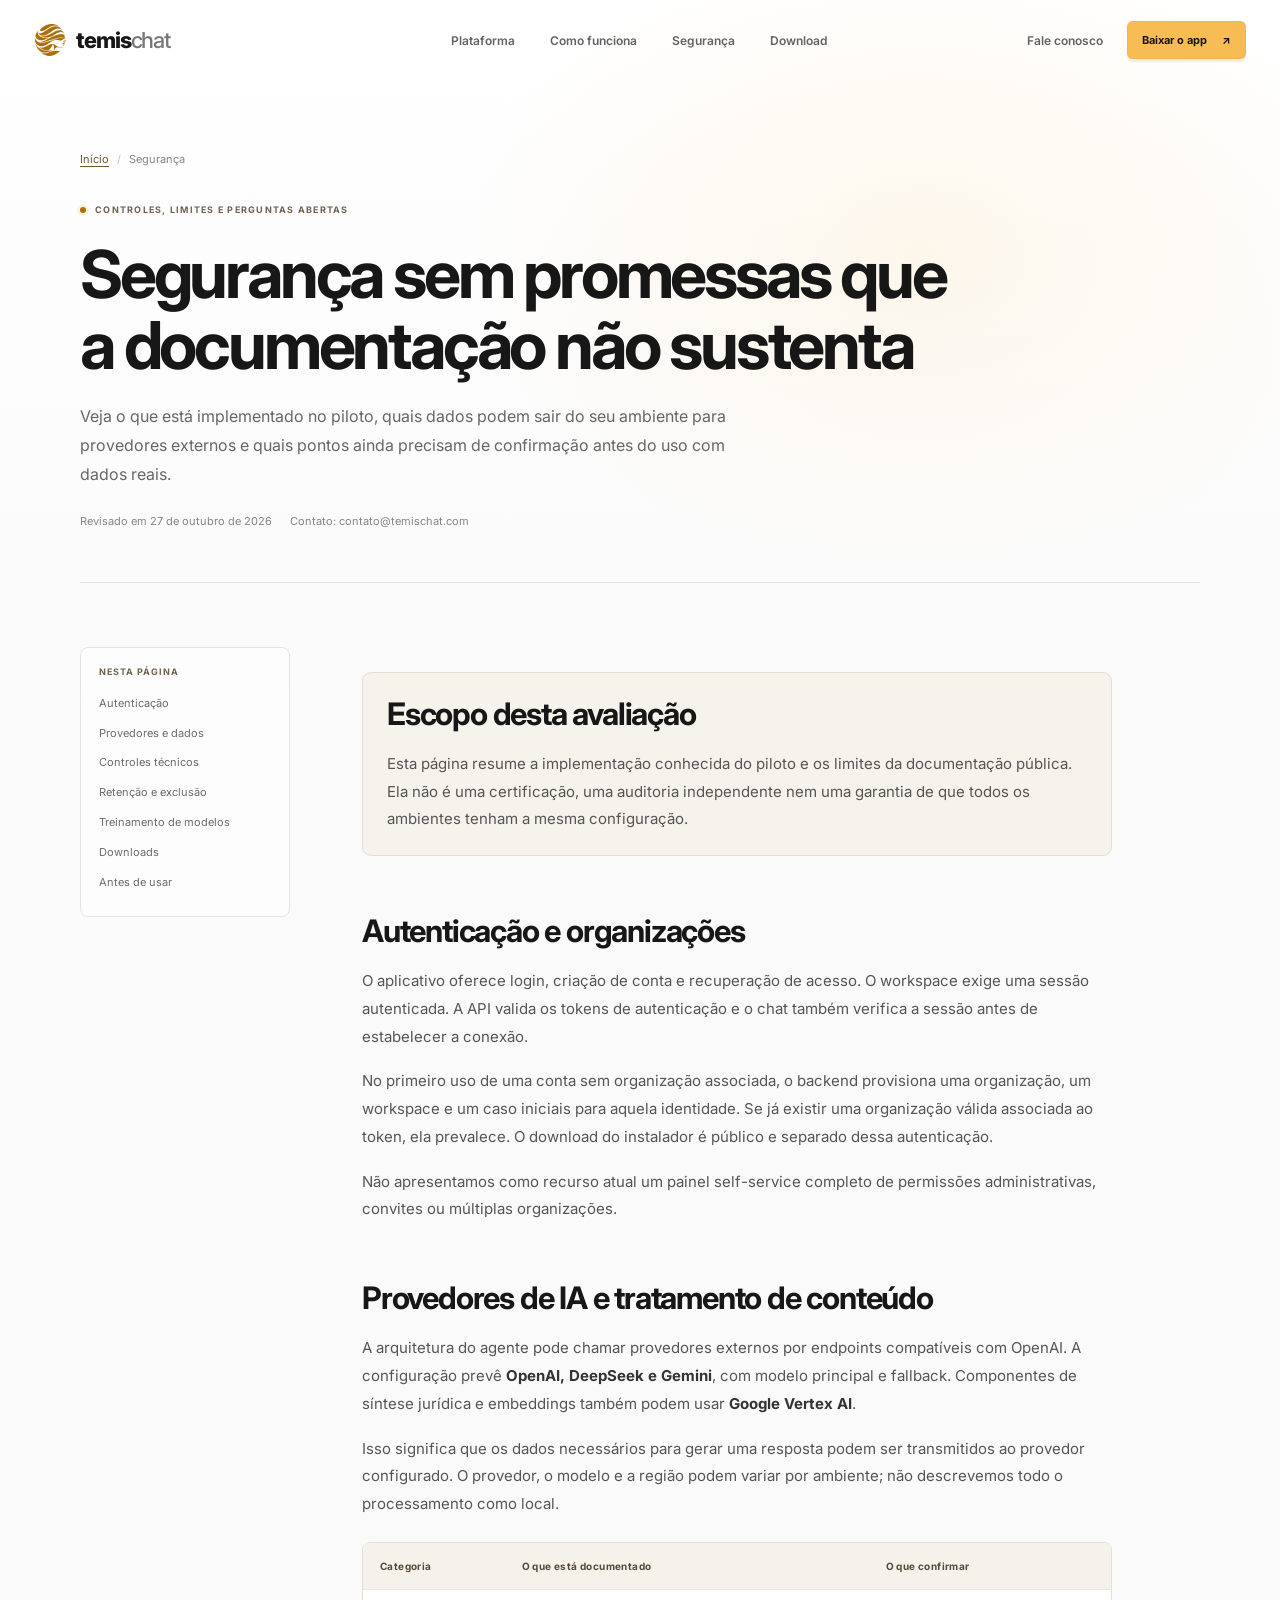
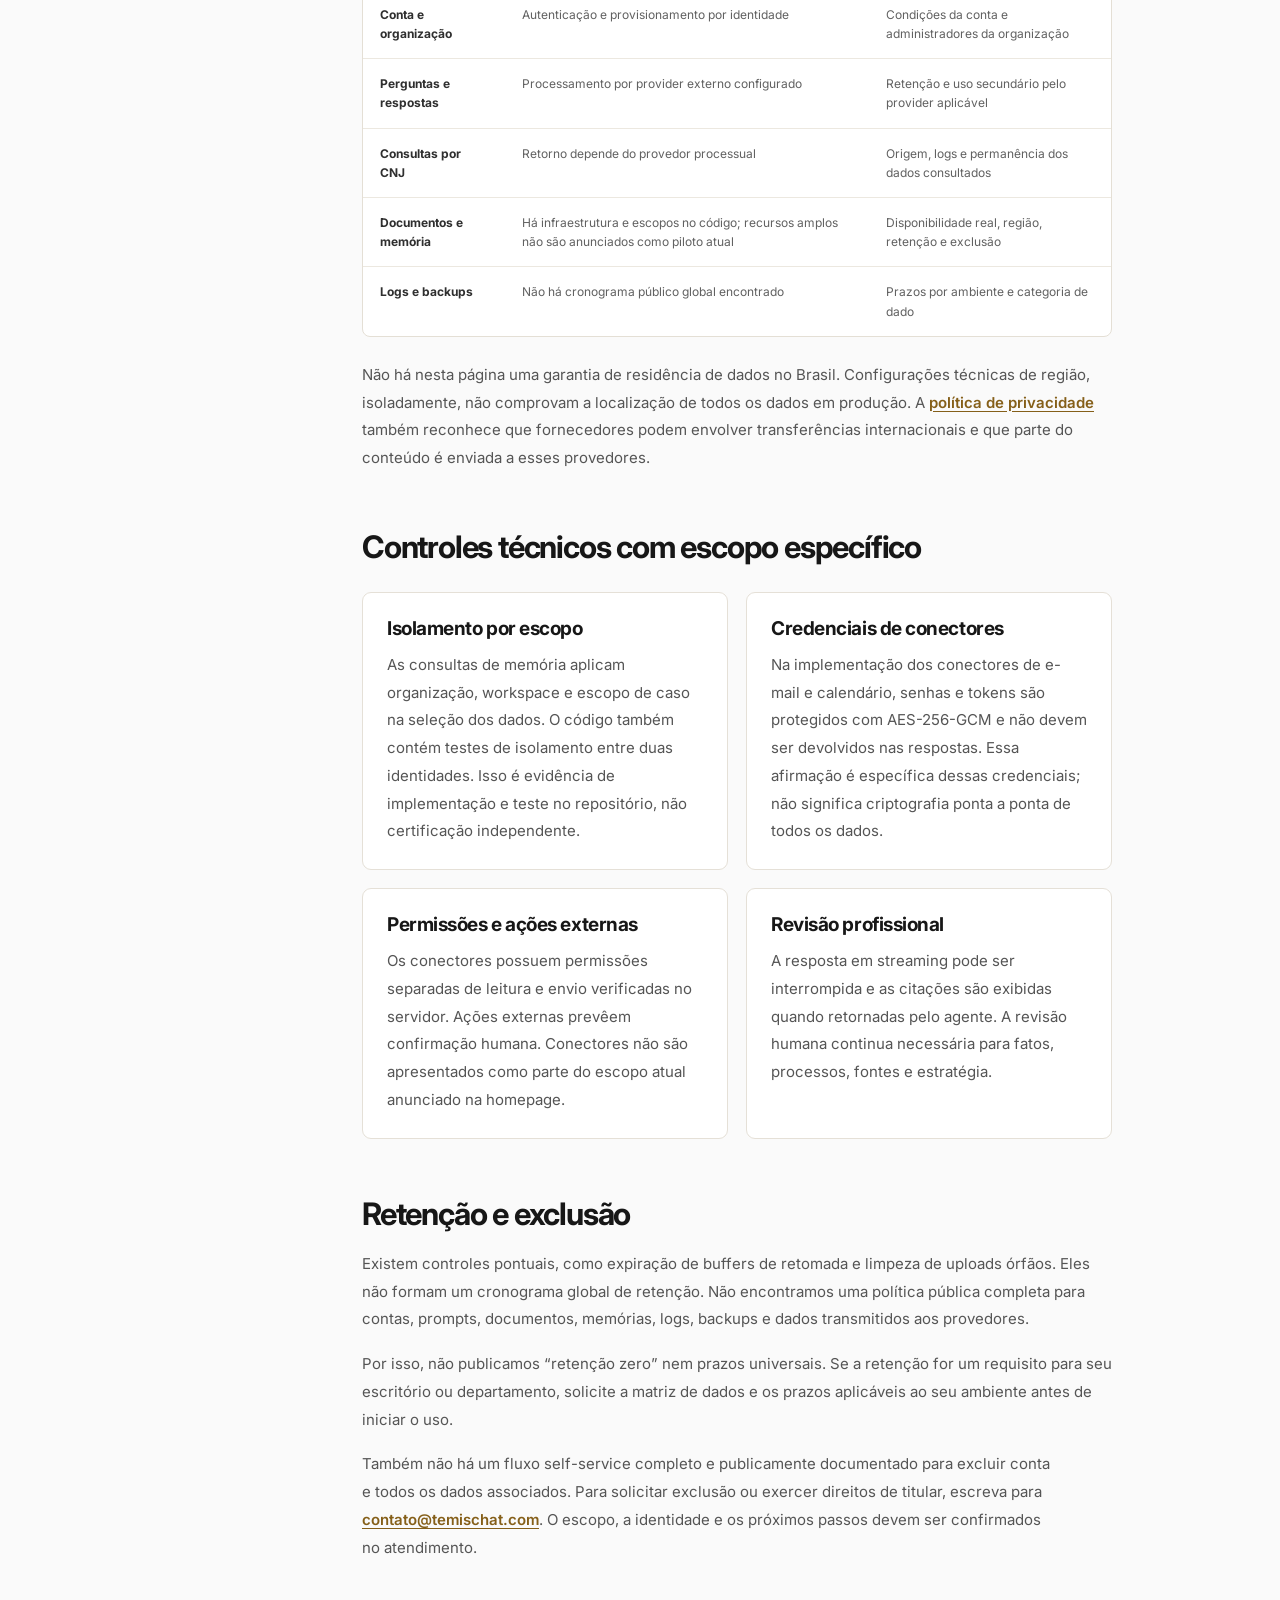
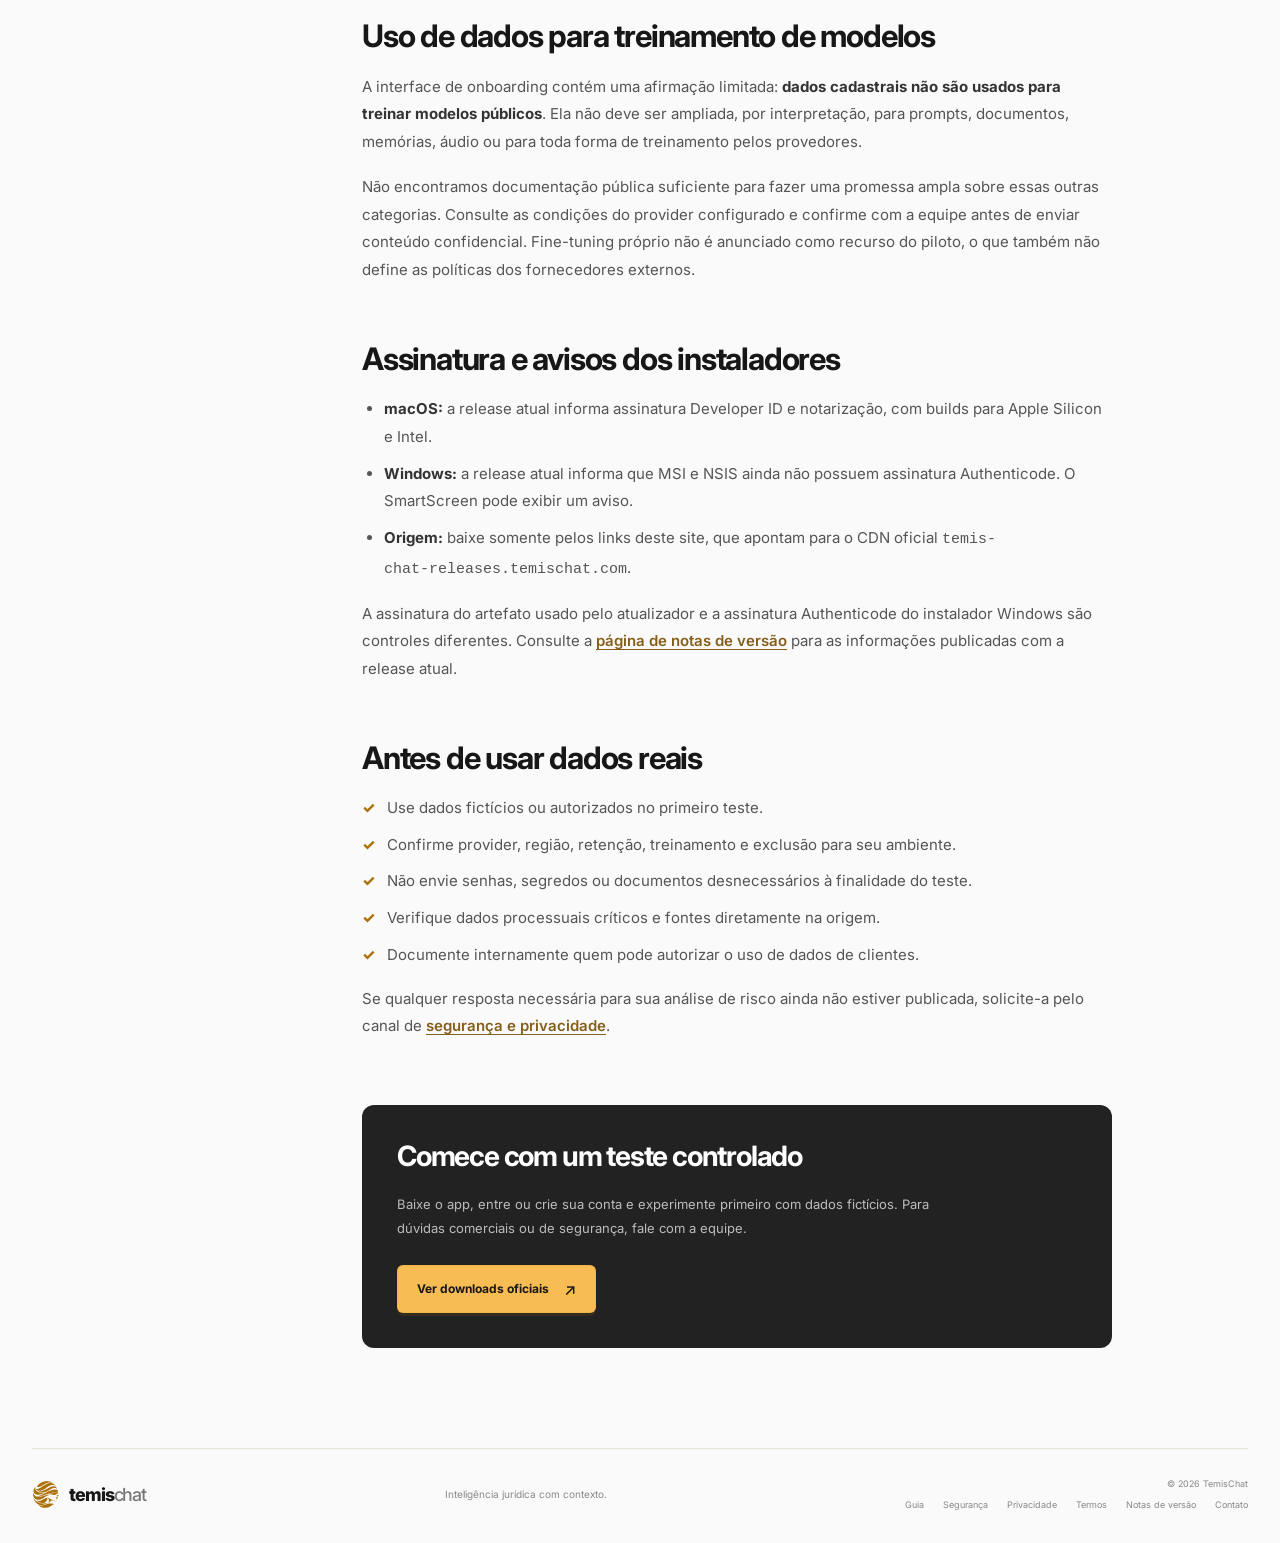
<file: seguranca.html>
<!doctype html>
<html lang="pt-BR">
  <head>
    <meta charset="utf-8" />
    <meta name="viewport" content="width=device-width, initial-scale=1" />
    <meta name="theme-color" content="#FAFAFA" />
    <meta name="description" content="Controles e limites de segurança do TemisChat: autenticação, isolamento por organização, provedores de IA, criptografia, retenção, exclusão e uso responsável de dados." />
    <meta name="robots" content="index,follow,max-image-preview:large" />
    <title>Segurança e tratamento de dados no piloto | TemisChat</title>
    <link rel="canonical" href="https://temischat.com/seguranca.html" />
    <link rel="icon" href="./assets/temischat-mark.svg" type="image/svg+xml" />
    <link rel="manifest" href="./site.webmanifest" />
    <meta property="og:locale" content="pt_BR" />
    <meta property="og:type" content="website" />
    <meta property="og:site_name" content="TemisChat" />
    <meta property="og:title" content="Segurança e tratamento de dados no piloto TemisChat" />
    <meta property="og:description" content="O que está implementado, o que varia por configuração e o que confirmar antes de usar dados reais." />
    <meta property="og:url" content="https://temischat.com/seguranca.html" />
    <meta property="og:image" content="https://temischat.com/assets/temischat-social.png" />
    <meta property="og:image:width" content="1200" />
    <meta property="og:image:height" content="630" />
    <meta property="og:image:alt" content="TemisChat — copiloto jurídico com contexto" />
    <meta name="twitter:card" content="summary_large_image" />
    <link rel="preconnect" href="https://fonts.googleapis.com" />
    <link rel="preconnect" href="https://fonts.gstatic.com" crossorigin />
    <link href="https://fonts.googleapis.com/css2?family=Inter:wght@400;500;600;700;800&display=swap" rel="stylesheet" />
    <link rel="stylesheet" href="./styles.css?v=20261028-1" />
    <script type="application/ld+json">
      {
        "@context": "https://schema.org",
        "@graph": [
          {
            "@type": "Organization",
            "@id": "https://temischat.com/#organization",
            "name": "TemisChat",
            "url": "https://temischat.com/",
            "logo": { "@type": "ImageObject", "url": "https://temischat.com/assets/temischat-mark.svg" },
            "email": "contato@temischat.com"
          },
          {
            "@type": "WebSite",
            "@id": "https://temischat.com/#website",
            "name": "TemisChat",
            "url": "https://temischat.com/",
            "inLanguage": "pt-BR",
            "publisher": { "@id": "https://temischat.com/#organization" }
          },
          {
            "@type": "BreadcrumbList",
            "itemListElement": [
              { "@type": "ListItem", "position": 1, "name": "Início", "item": "https://temischat.com/" },
              { "@type": "ListItem", "position": 2, "name": "Segurança", "item": "https://temischat.com/seguranca.html" }
            ]
          },
          {
            "@type": "WebPage",
            "@id": "https://temischat.com/seguranca.html#webpage",
            "url": "https://temischat.com/seguranca.html",
            "name": "Segurança e tratamento de dados no piloto TemisChat",
            "description": "Controles implementados, provedores externos e limites da documentação de segurança do piloto.",
            "datePublished": "2026-10-27",
            "dateModified": "2026-10-27",
            "inLanguage": "pt-BR",
            "isPartOf": { "@id": "https://temischat.com/#website" },
            "about": ["Segurança da informação", "Privacidade", "LGPD", "Controle de acesso"]
          }
        ]
      }
    </script>
  </head>
  <body class="inner-page">
    <a class="skip-link" href="#conteudo">Ir para o conteúdo</a>
    <header class="site-header">
      <a class="brand" href="./index.html" aria-label="TemisChat — início" translate="no"><span class="brand-mark" aria-hidden="true"><svg viewBox="0 0 32 32" fill="none"><path d="M16 3.5 27 8v7.7c0 6.4-4.5 10.4-11 12.8C9.5 26.1 5 22.1 5 15.7V8L16 3.5Z" stroke="currentColor" stroke-width="1.5"/><path d="M16 8v14M10.5 11.5h11M11 12l-4 6h8l-4-6ZM21 12l-4 6h8l-4-6ZM12 22h8" stroke="currentColor" stroke-width="1.35" stroke-linecap="round" stroke-linejoin="round"/></svg></span><span>temis<span class="brand-light">chat</span></span></a>
      <nav class="desktop-nav" id="main-navigation" aria-label="Navegação principal"><a href="./index.html#plataforma">Plataforma</a><a href="./index.html#como-funciona">Como funciona</a><a href="./seguranca.html" aria-current="page">Segurança</a><a href="./index.html#download">Download</a></nav>
      <div class="header-actions"><a class="login-link" href="mailto:contato@temischat.com" data-track="contact_email" data-track-location="header">Fale conosco</a><a class="button button-small button-gold" href="./index.html#download" data-track="download_cta" data-track-location="header">Baixar o app <span aria-hidden="true">↗</span></a><button class="menu-toggle" type="button" aria-label="Abrir menu" aria-controls="main-navigation" aria-expanded="false"><span></span><span></span></button></div>
    </header>

    <main class="page-main" id="conteudo" tabindex="-1">
      <header class="page-hero">
        <nav class="breadcrumbs" aria-label="Navegação estrutural"><ol><li><a href="./index.html">Início</a></li><li aria-current="page">Segurança</li></ol></nav>
        <div class="eyebrow"><span class="eyebrow-dot"></span> CONTROLES, LIMITES E PERGUNTAS ABERTAS</div>
        <h1>Segurança sem promessas que a documentação não sustenta</h1>
        <p>Veja o que está implementado no piloto, quais dados podem sair do seu ambiente para provedores externos e quais pontos ainda precisam de confirmação antes do uso com dados reais.</p>
        <div class="page-meta"><span>Revisado em <time datetime="2026-10-27">27 de outubro de 2026</time></span><span>Contato: <a href="mailto:contato@temischat.com?subject=Seguran%C3%A7a%20e%20privacidade%20TemisChat">contato@temischat.com</a></span></div>
      </header>

      <div class="page-content content-layout">
        <aside class="article-toc" aria-label="Nesta página"><strong>NESTA PÁGINA</strong><nav><a href="#autenticacao">Autenticação</a><a href="#provedores">Provedores e dados</a><a href="#controles">Controles técnicos</a><a href="#retencao">Retenção e exclusão</a><a href="#treinamento">Treinamento de modelos</a><a href="#downloads">Downloads</a><a href="#antes-de-usar">Antes de usar</a></nav></aside>

        <article class="article-body">
          <section>
            <div class="callout">
              <h2>Escopo desta avaliação</h2>
              <p>Esta página resume a implementação conhecida do piloto e os limites da documentação pública. Ela não é uma certificação, uma auditoria independente nem uma garantia de que todos os ambientes tenham a mesma configuração.</p>
            </div>
          </section>

          <section id="autenticacao">
            <h2>Autenticação e organizações</h2>
            <p>O aplicativo oferece login, criação de conta e recuperação de acesso. O workspace exige uma sessão autenticada. A API valida os tokens de autenticação e o chat também verifica a sessão antes de estabelecer a conexão.</p>
            <p>No primeiro uso de uma conta sem organização associada, o backend provisiona uma organização, um workspace e um caso iniciais para aquela identidade. Se já existir uma organização válida associada ao token, ela prevalece. O download do instalador é público e separado dessa autenticação.</p>
            <p>Não apresentamos como recurso atual um painel self-service completo de permissões administrativas, convites ou múltiplas organizações.</p>
          </section>

          <section id="provedores">
            <h2>Provedores de IA e tratamento de conteúdo</h2>
            <p>A arquitetura do agente pode chamar provedores externos por endpoints compatíveis com OpenAI. A configuração prevê <strong>OpenAI, DeepSeek e Gemini</strong>, com modelo principal e fallback. Componentes de síntese jurídica e embeddings também podem usar <strong>Google Vertex AI</strong>.</p>
            <p>Isso significa que os dados necessários para gerar uma resposta podem ser transmitidos ao provedor configurado. O provedor, o modelo e a região podem variar por ambiente; não descrevemos todo o processamento como local.</p>
            <div class="table-scroll" role="region" aria-label="Dados e visão de tratamento" tabindex="0">
              <table class="info-table">
                <thead><tr><th>Categoria</th><th>O que está documentado</th><th>O que confirmar</th></tr></thead>
                <tbody>
                  <tr><td>Conta e organização</td><td>Autenticação e provisionamento por identidade</td><td>Condições da conta e administradores da organização</td></tr>
                  <tr><td>Perguntas e respostas</td><td>Processamento por provider externo configurado</td><td>Retenção e uso secundário pelo provider aplicável</td></tr>
                  <tr><td>Consultas por CNJ</td><td>Retorno depende do provedor processual</td><td>Origem, logs e permanência dos dados consultados</td></tr>
                  <tr><td>Documentos e memória</td><td>Há infraestrutura e escopos no código; recursos amplos não são anunciados como piloto atual</td><td>Disponibilidade real, região, retenção e exclusão</td></tr>
                  <tr><td>Logs e backups</td><td>Não há cronograma público global encontrado</td><td>Prazos por ambiente e categoria de dado</td></tr>
                </tbody>
              </table>
            </div>
            <p>Não há nesta página uma garantia de residência de dados no Brasil. Configurações técnicas de região, isoladamente, não comprovam a localização de todos os dados em produção. A <a href="./privacidade.html">política de privacidade</a> também reconhece que fornecedores podem envolver transferências internacionais e que parte do conteúdo é enviada a esses provedores.</p>
          </section>

          <section id="controles">
            <h2>Controles técnicos com escopo específico</h2>
            <div class="security-grid">
              <section class="security-card"><h3>Isolamento por escopo</h3><p>As consultas de memória aplicam organização, workspace e escopo de caso na seleção dos dados. O código também contém testes de isolamento entre duas identidades. Isso é evidência de implementação e teste no repositório, não certificação independente.</p></section>
              <section class="security-card"><h3>Credenciais de conectores</h3><p>Na implementação dos conectores de e-mail e calendário, senhas e tokens são protegidos com AES-256-GCM e não devem ser devolvidos nas respostas. Essa afirmação é específica dessas credenciais; não significa criptografia ponta a ponta de todos os dados.</p></section>
              <section class="security-card"><h3>Permissões e ações externas</h3><p>Os conectores possuem permissões separadas de leitura e envio verificadas no servidor. Ações externas prevêem confirmação humana. Conectores não são apresentados como parte do escopo atual anunciado na homepage.</p></section>
              <section class="security-card"><h3>Revisão profissional</h3><p>A resposta em streaming pode ser interrompida e as citações são exibidas quando retornadas pelo agente. A revisão humana continua necessária para fatos, processos, fontes e estratégia.</p></section>
            </div>
          </section>

          <section id="retencao">
            <h2>Retenção e exclusão</h2>
            <p>Existem controles pontuais, como expiração de buffers de retomada e limpeza de uploads órfãos. Eles não formam um cronograma global de retenção. Não encontramos uma política pública completa para contas, prompts, documentos, memórias, logs, backups e dados transmitidos aos provedores.</p>
            <p>Por isso, não publicamos “retenção zero” nem prazos universais. Se a retenção for um requisito para seu escritório ou departamento, solicite a matriz de dados e os prazos aplicáveis ao seu ambiente antes de iniciar o uso.</p>
            <p>Também não há um fluxo self-service completo e publicamente documentado para excluir conta e todos os dados associados. Para solicitar exclusão ou exercer direitos de titular, escreva para <a href="mailto:contato@temischat.com?subject=Solicita%C3%A7%C3%A3o%20de%20privacidade%20TemisChat">contato@temischat.com</a>. O escopo, a identidade e os próximos passos devem ser confirmados no atendimento.</p>
          </section>

          <section id="treinamento">
            <h2>Uso de dados para treinamento de modelos</h2>
            <p>A interface de onboarding contém uma afirmação limitada: <strong>dados cadastrais não são usados para treinar modelos públicos</strong>. Ela não deve ser ampliada, por interpretação, para prompts, documentos, memórias, áudio ou para toda forma de treinamento pelos provedores.</p>
            <p>Não encontramos documentação pública suficiente para fazer uma promessa ampla sobre essas outras categorias. Consulte as condições do provider configurado e confirme com a equipe antes de enviar conteúdo confidencial. Fine-tuning próprio não é anunciado como recurso do piloto, o que também não define as políticas dos fornecedores externos.</p>
          </section>

          <section id="downloads">
            <h2>Assinatura e avisos dos instaladores</h2>
            <ul>
              <li><strong>macOS:</strong> a release atual informa assinatura Developer ID e notarização, com builds para Apple Silicon e Intel.</li>
              <li><strong>Windows:</strong> a release atual informa que MSI e NSIS ainda não possuem assinatura Authenticode. O SmartScreen pode exibir um aviso.</li>
              <li><strong>Origem:</strong> baixe somente pelos links deste site, que apontam para o CDN oficial <code>temis-chat-releases.temischat.com</code>.</li>
            </ul>
            <p>A assinatura do artefato usado pelo atualizador e a assinatura Authenticode do instalador Windows são controles diferentes. Consulte a <a href="./notas-de-versao.html">página de notas de versão</a> para as informações publicadas com a release atual.</p>
          </section>

          <section id="antes-de-usar">
            <h2>Antes de usar dados reais</h2>
            <ul class="check-list">
              <li>Use dados fictícios ou autorizados no primeiro teste.</li>
              <li>Confirme provider, região, retenção, treinamento e exclusão para seu ambiente.</li>
              <li>Não envie senhas, segredos ou documentos desnecessários à finalidade do teste.</li>
              <li>Verifique dados processuais críticos e fontes diretamente na origem.</li>
              <li>Documente internamente quem pode autorizar o uso de dados de clientes.</li>
            </ul>
            <p>Se qualquer resposta necessária para sua análise de risco ainda não estiver publicada, solicite-a pelo canal de <a href="mailto:contato@temischat.com?subject=Avalia%C3%A7%C3%A3o%20de%20seguran%C3%A7a%20TemisChat">segurança e privacidade</a>.</p>
          </section>

          <aside class="page-cta">
            <h2>Comece com um teste controlado</h2>
            <p>Baixe o app, entre ou crie sua conta e experimente primeiro com dados fictícios. Para dúvidas comerciais ou de segurança, fale com a equipe.</p>
            <a class="button button-gold button-large" href="./index.html#download" data-track="download_cta" data-track-location="security_cta">Ver downloads oficiais <span class="arrow" aria-hidden="true">↗</span></a>
          </aside>
        </article>
      </div>
    </main>

    <footer class="site-footer section-wrap">
      <a class="brand footer-brand" href="./index.html" translate="no"><span class="brand-mark" aria-hidden="true"><svg viewBox="0 0 32 32" fill="none"><path d="M16 3.5 27 8v7.7c0 6.4-4.5 10.4-11 12.8C9.5 26.1 5 22.1 5 15.7V8L16 3.5Z" stroke="currentColor" stroke-width="1.5"/><path d="M16 8v14M10.5 11.5h11M11 12l-4 6h8l-4-6ZM21 12l-4 6h8l-4-6ZM12 22h8" stroke="currentColor" stroke-width="1.35" stroke-linecap="round" stroke-linejoin="round"/></svg></span><span>temis<span class="brand-light">chat</span></span></a>
      <p>Inteligência jurídica com contexto.</p>
      <div class="footer-right"><span>© <span id="year">2026</span> TemisChat</span><nav class="footer-links" aria-label="Links institucionais"><a href="./guia-copiloto-juridico.html">Guia</a><a href="./seguranca.html" aria-current="page">Segurança</a><a href="./privacidade.html">Privacidade</a><a href="./termos-de-servico.html">Termos</a><a href="./notas-de-versao.html">Notas de versão</a><a href="mailto:contato@temischat.com" data-track="contact_email" data-track-location="footer">Contato</a></nav></div>
    </footer>
    <script src="./script.js?v=20261028-1"></script>
  </body>
</html>
</file>
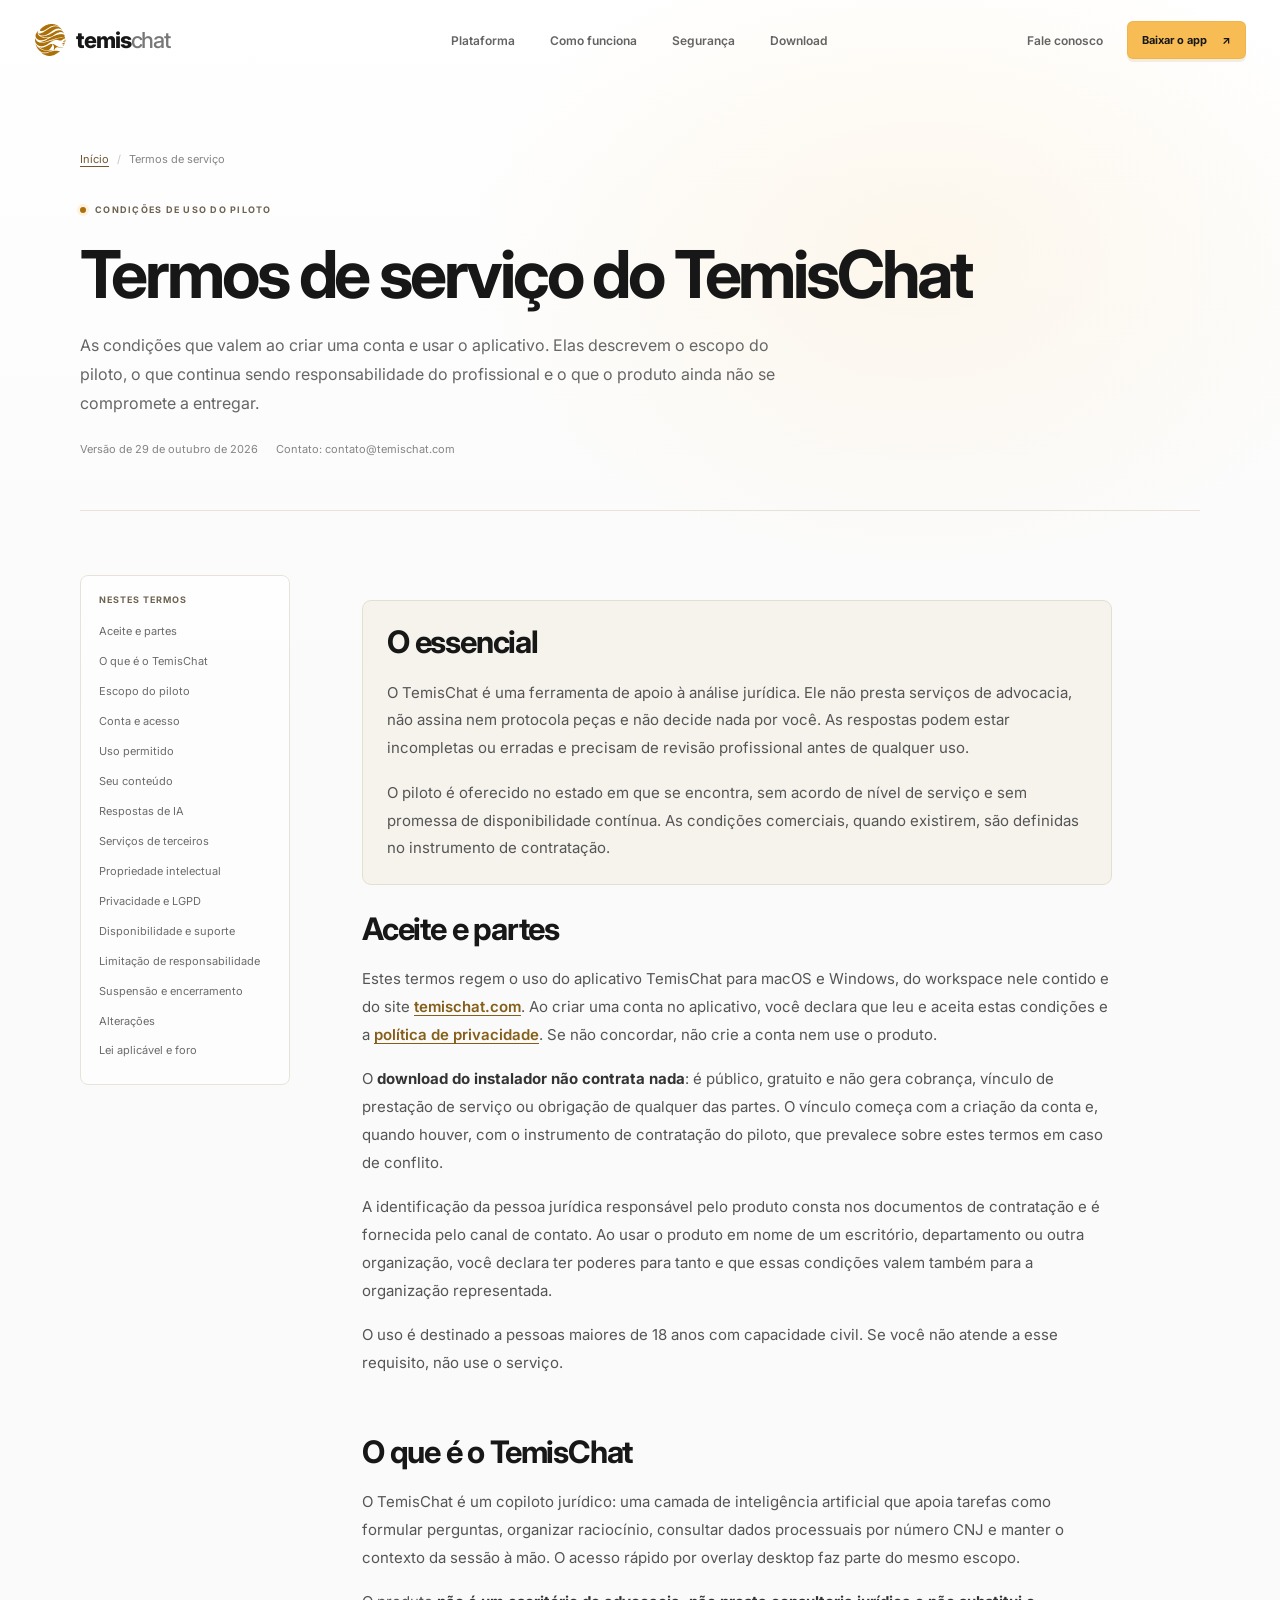
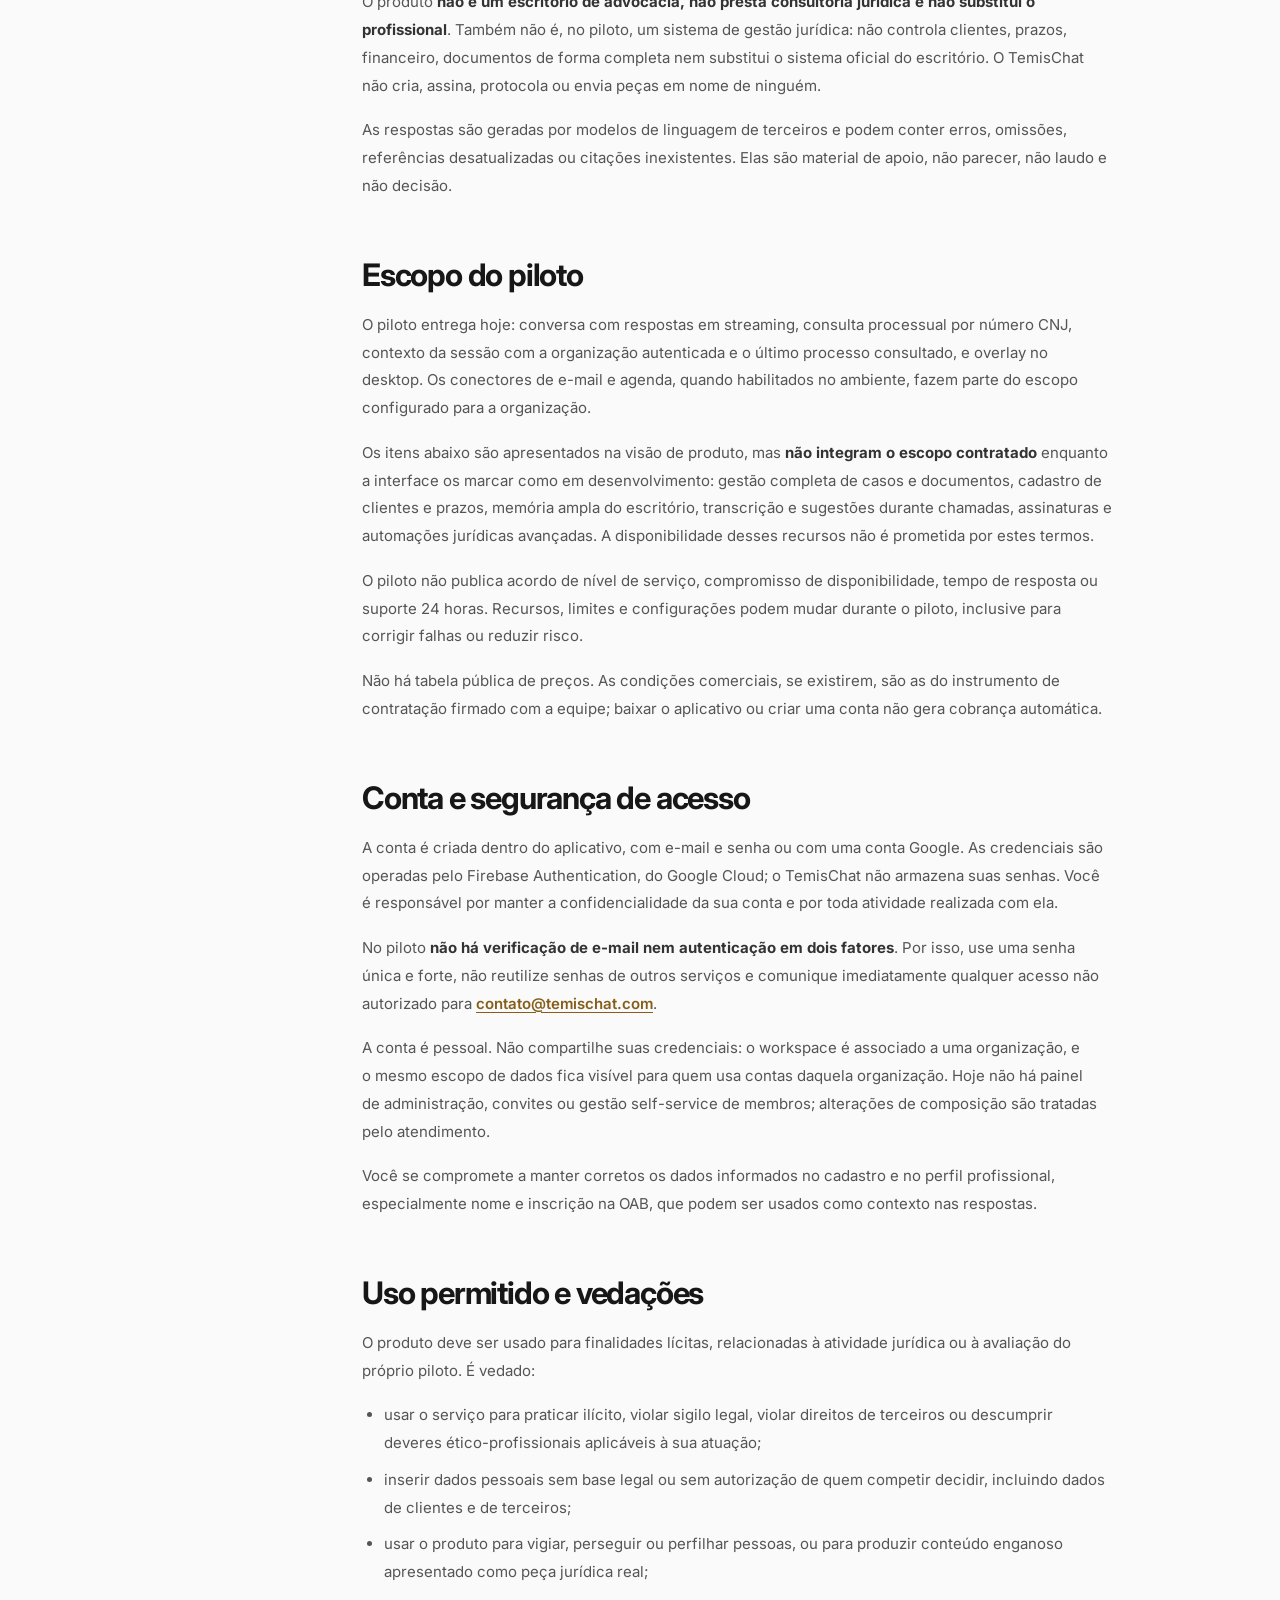
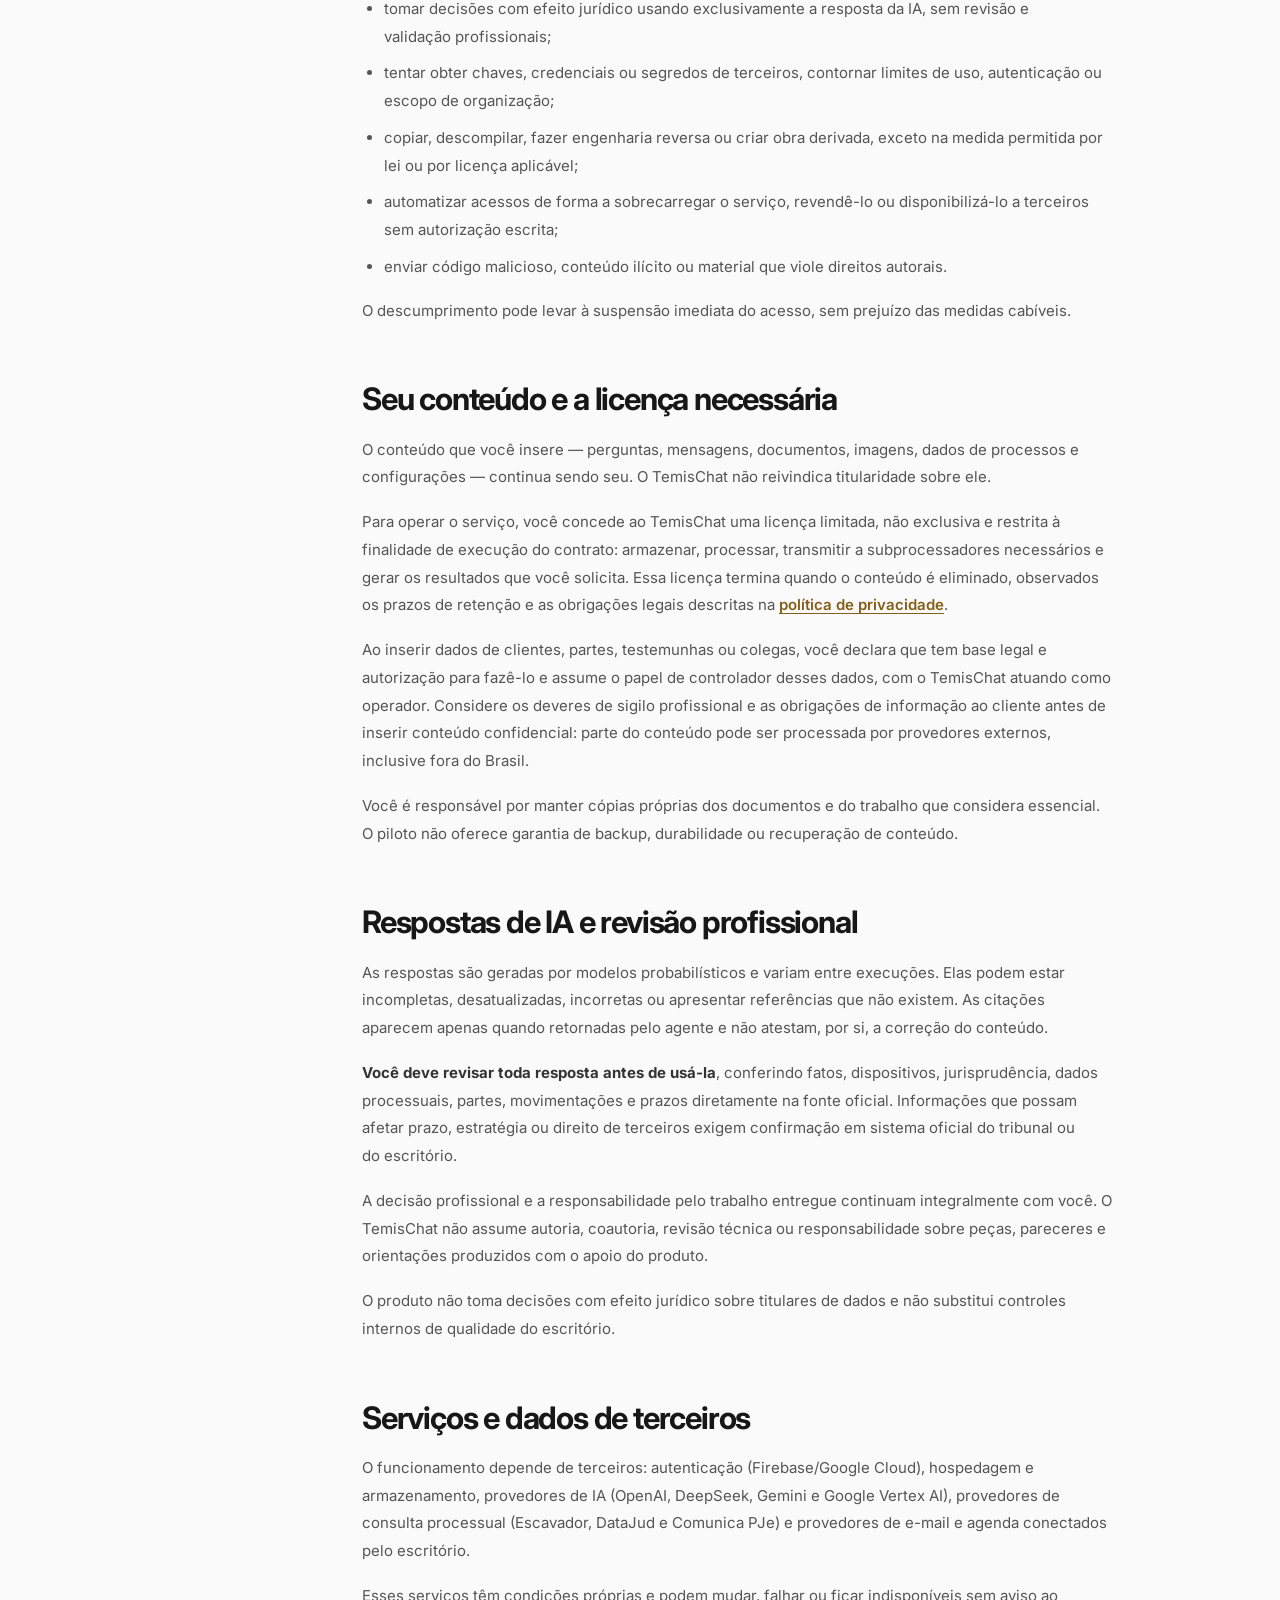
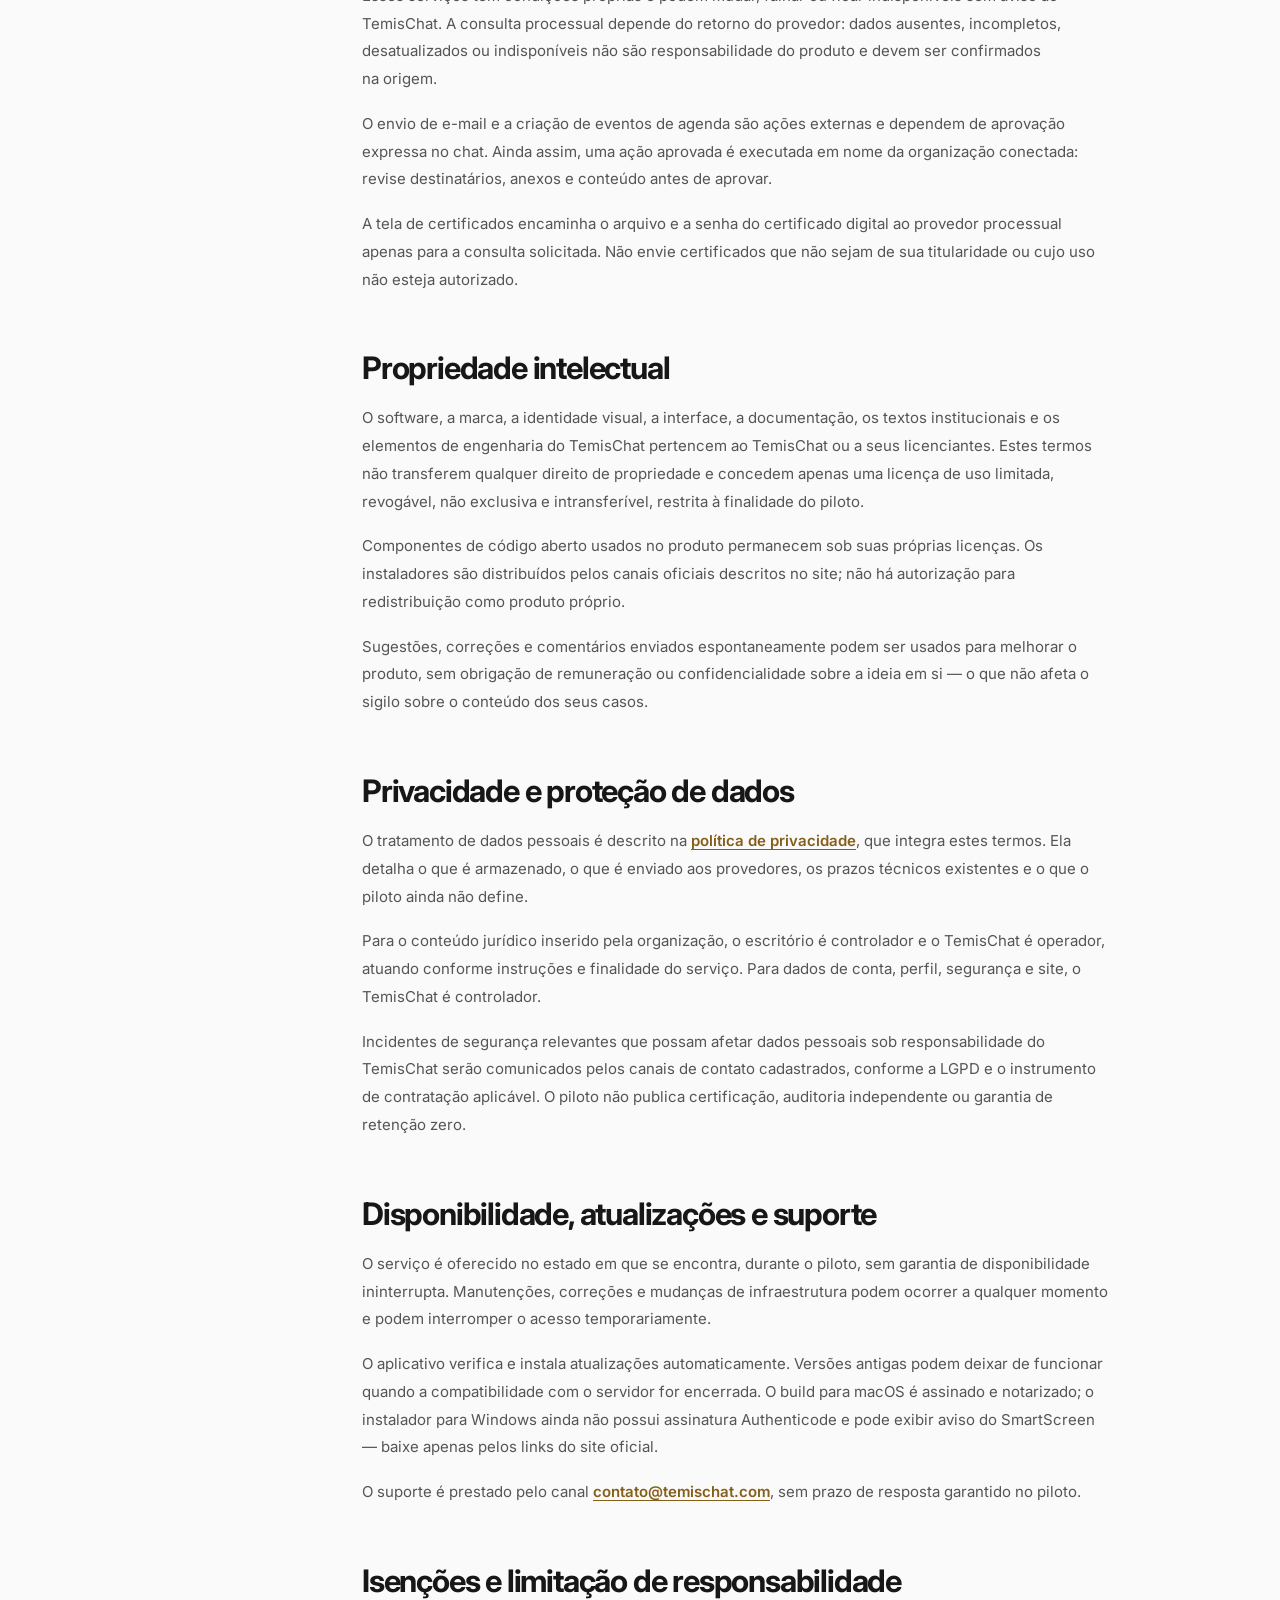
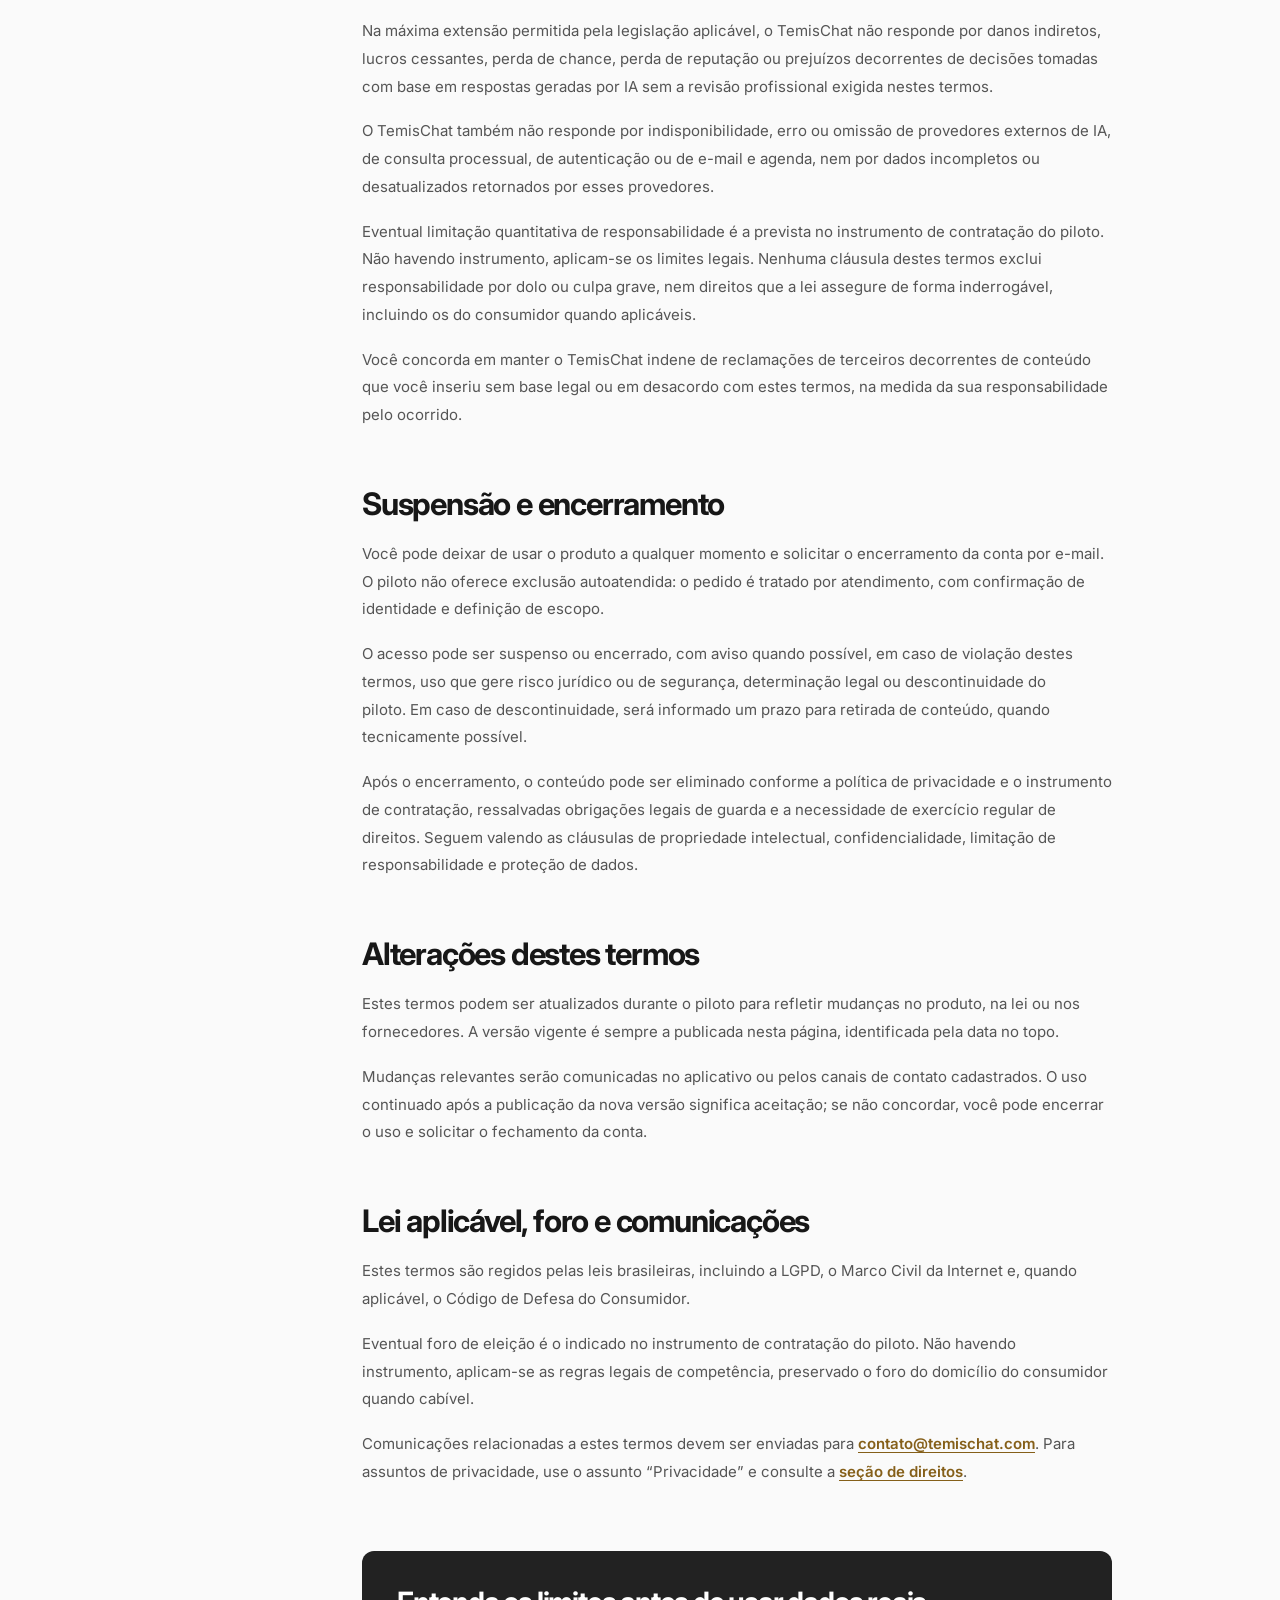
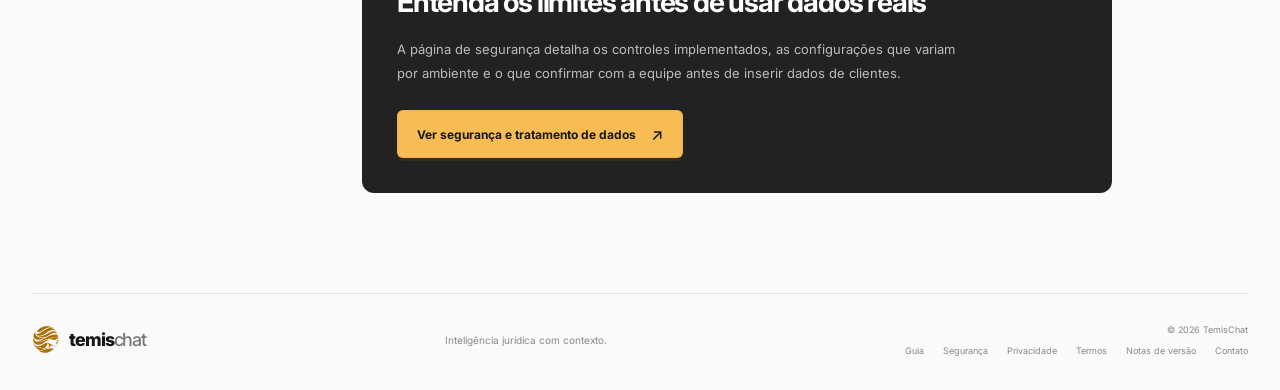
<file: termos-de-servico.html>
<!doctype html>
<html lang="pt-BR">
  <head>
    <meta charset="utf-8" />
    <meta name="viewport" content="width=device-width, initial-scale=1" />
    <meta name="theme-color" content="#FAFAFA" />
    <meta name="description" content="Termos de serviço do TemisChat: escopo do piloto, conta, uso permitido, conteúdo inserido, limites das respostas de IA, propriedade intelectual, responsabilidade e encerramento." />
    <meta name="robots" content="index,follow,max-image-preview:large" />
    <title>Termos de serviço | TemisChat</title>
    <link rel="canonical" href="https://temischat.com/termos-de-servico.html" />
    <link rel="icon" href="./assets/temischat-mark.svg" type="image/svg+xml" />
    <link rel="manifest" href="./site.webmanifest" />
    <meta property="og:locale" content="pt_BR" />
    <meta property="og:type" content="website" />
    <meta property="og:site_name" content="TemisChat" />
    <meta property="og:title" content="Termos de serviço do TemisChat" />
    <meta property="og:description" content="Condições de uso do piloto: escopo, conta, responsabilidades, limites da IA e propriedade intelectual." />
    <meta property="og:url" content="https://temischat.com/termos-de-servico.html" />
    <meta property="og:image" content="https://temischat.com/assets/temischat-social.png" />
    <meta property="og:image:width" content="1200" />
    <meta property="og:image:height" content="630" />
    <meta property="og:image:alt" content="TemisChat — copiloto jurídico com contexto" />
    <meta name="twitter:card" content="summary_large_image" />
    <link rel="preconnect" href="https://fonts.googleapis.com" />
    <link rel="preconnect" href="https://fonts.gstatic.com" crossorigin />
    <link href="https://fonts.googleapis.com/css2?family=Inter:wght@400;500;600;700;800&display=swap" rel="stylesheet" />
    <link rel="stylesheet" href="./styles.css?v=20261028-1" />
    <script type="application/ld+json">
      {
        "@context": "https://schema.org",
        "@graph": [
          {
            "@type": "Organization",
            "@id": "https://temischat.com/#organization",
            "name": "TemisChat",
            "url": "https://temischat.com/",
            "logo": { "@type": "ImageObject", "url": "https://temischat.com/assets/temischat-mark.svg" },
            "email": "contato@temischat.com"
          },
          {
            "@type": "WebSite",
            "@id": "https://temischat.com/#website",
            "name": "TemisChat",
            "url": "https://temischat.com/",
            "inLanguage": "pt-BR",
            "publisher": { "@id": "https://temischat.com/#organization" }
          },
          {
            "@type": "BreadcrumbList",
            "itemListElement": [
              { "@type": "ListItem", "position": 1, "name": "Início", "item": "https://temischat.com/" },
              { "@type": "ListItem", "position": 2, "name": "Termos de serviço", "item": "https://temischat.com/termos-de-servico.html" }
            ]
          },
          {
            "@type": "WebPage",
            "@id": "https://temischat.com/termos-de-servico.html#webpage",
            "url": "https://temischat.com/termos-de-servico.html",
            "name": "Termos de serviço do TemisChat",
            "description": "Condições de uso do piloto TemisChat, escopo do produto e responsabilidades do profissional.",
            "datePublished": "2026-10-29",
            "dateModified": "2026-10-29",
            "inLanguage": "pt-BR",
            "isPartOf": { "@id": "https://temischat.com/#website" },
            "about": ["Termos de uso", "Contrato de serviço", "Inteligência artificial", "Direito"]
          }
        ]
      }
    </script>
  </head>
  <body class="inner-page">
    <a class="skip-link" href="#conteudo">Ir para o conteúdo</a>
    <header class="site-header">
      <a class="brand" href="./index.html" aria-label="TemisChat — início" translate="no"><span class="brand-mark" aria-hidden="true"><svg viewBox="0 0 32 32" fill="none"><path d="M16 3.5 27 8v7.7c0 6.4-4.5 10.4-11 12.8C9.5 26.1 5 22.1 5 15.7V8L16 3.5Z" stroke="currentColor" stroke-width="1.5"/><path d="M16 8v14M10.5 11.5h11M11 12l-4 6h8l-4-6ZM21 12l-4 6h8l-4-6ZM12 22h8" stroke="currentColor" stroke-width="1.35" stroke-linecap="round" stroke-linejoin="round"/></svg></span><span>temis<span class="brand-light">chat</span></span></a>
      <nav class="desktop-nav" id="main-navigation" aria-label="Navegação principal"><a href="./index.html#plataforma">Plataforma</a><a href="./index.html#como-funciona">Como funciona</a><a href="./seguranca.html">Segurança</a><a href="./index.html#download">Download</a></nav>
      <div class="header-actions"><a class="login-link" href="mailto:contato@temischat.com" data-track="contact_email" data-track-location="header">Fale conosco</a><a class="button button-small button-gold" href="./index.html#download" data-track="download_cta" data-track-location="header">Baixar o app <span aria-hidden="true">↗</span></a><button class="menu-toggle" type="button" aria-label="Abrir menu" aria-controls="main-navigation" aria-expanded="false"><span></span><span></span></button></div>
    </header>

    <main class="page-main" id="conteudo" tabindex="-1">
      <header class="page-hero">
        <nav class="breadcrumbs" aria-label="Navegação estrutural"><ol><li><a href="./index.html">Início</a></li><li aria-current="page">Termos de serviço</li></ol></nav>
        <div class="eyebrow"><span class="eyebrow-dot"></span> CONDIÇÕES DE USO DO PILOTO</div>
        <h1>Termos de serviço do TemisChat</h1>
        <p>As condições que valem ao criar uma conta e usar o aplicativo. Elas descrevem o escopo do piloto, o que continua sendo responsabilidade do profissional e o que o produto ainda não se compromete a entregar.</p>
        <div class="page-meta"><span>Versão de <time datetime="2026-10-29">29 de outubro de 2026</time></span><span>Contato: <a href="mailto:contato@temischat.com?subject=Termos%20de%20servi%C3%A7o%20TemisChat">contato@temischat.com</a></span></div>
      </header>

      <div class="page-content content-layout">
        <aside class="article-toc" aria-label="Nestes termos"><strong>NESTES TERMOS</strong><nav><a href="#aceite">Aceite e partes</a><a href="#o-que-e">O que é o TemisChat</a><a href="#escopo">Escopo do piloto</a><a href="#conta">Conta e acesso</a><a href="#uso">Uso permitido</a><a href="#seu-conteudo">Seu conteúdo</a><a href="#ia">Respostas de IA</a><a href="#terceiros">Serviços de terceiros</a><a href="#propriedade">Propriedade intelectual</a><a href="#privacidade">Privacidade e LGPD</a><a href="#disponibilidade">Disponibilidade e suporte</a><a href="#responsabilidade">Limitação de responsabilidade</a><a href="#encerramento">Suspensão e encerramento</a><a href="#alteracoes">Alterações</a><a href="#lei">Lei aplicável e foro</a></nav></aside>

        <article class="article-body">
          <div class="callout">
            <h2>O essencial</h2>
            <p>O TemisChat é uma ferramenta de apoio à análise jurídica. Ele não presta serviços de advocacia, não assina nem protocola peças e não decide nada por você. As respostas podem estar incompletas ou erradas e precisam de revisão profissional antes de qualquer uso.</p>
            <p>O piloto é oferecido no estado em que se encontra, sem acordo de nível de serviço e sem promessa de disponibilidade contínua. As condições comerciais, quando existirem, são definidas no instrumento de contratação.</p>
          </div>

          <section id="aceite">
            <h2>Aceite e partes</h2>
            <p>Estes termos regem o uso do aplicativo TemisChat para macOS e Windows, do workspace nele contido e do site <a href="./index.html">temischat.com</a>. Ao criar uma conta no aplicativo, você declara que leu e aceita estas condições e a <a href="./privacidade.html">política de privacidade</a>. Se não concordar, não crie a conta nem use o produto.</p>
            <p>O <strong>download do instalador não contrata nada</strong>: é público, gratuito e não gera cobrança, vínculo de prestação de serviço ou obrigação de qualquer das partes. O vínculo começa com a criação da conta e, quando houver, com o instrumento de contratação do piloto, que prevalece sobre estes termos em caso de conflito.</p>
            <p>A identificação da pessoa jurídica responsável pelo produto consta nos documentos de contratação e é fornecida pelo canal de contato. Ao usar o produto em nome de um escritório, departamento ou outra organização, você declara ter poderes para tanto e que essas condições valem também para a organização representada.</p>
            <p>O uso é destinado a pessoas maiores de 18 anos com capacidade civil. Se você não atende a esse requisito, não use o serviço.</p>
          </section>

          <section id="o-que-e">
            <h2>O que é o TemisChat</h2>
            <p>O TemisChat é um copiloto jurídico: uma camada de inteligência artificial que apoia tarefas como formular perguntas, organizar raciocínio, consultar dados processuais por número CNJ e manter o contexto da sessão à mão. O acesso rápido por overlay desktop faz parte do mesmo escopo.</p>
            <p>O produto <strong>não é um escritório de advocacia, não presta consultoria jurídica e não substitui o profissional</strong>. Também não é, no piloto, um sistema de gestão jurídica: não controla clientes, prazos, financeiro, documentos de forma completa nem substitui o sistema oficial do escritório. O TemisChat não cria, assina, protocola ou envia peças em nome de ninguém.</p>
            <p>As respostas são geradas por modelos de linguagem de terceiros e podem conter erros, omissões, referências desatualizadas ou citações inexistentes. Elas são material de apoio, não parecer, não laudo e não decisão.</p>
          </section>

          <section id="escopo">
            <h2>Escopo do piloto</h2>
            <p>O piloto entrega hoje: conversa com respostas em streaming, consulta processual por número CNJ, contexto da sessão com a organização autenticada e o último processo consultado, e overlay no desktop. Os conectores de e-mail e agenda, quando habilitados no ambiente, fazem parte do escopo configurado para a organização.</p>
            <p>Os itens abaixo são apresentados na visão de produto, mas <strong>não integram o escopo contratado</strong> enquanto a interface os marcar como em desenvolvimento: gestão completa de casos e documentos, cadastro de clientes e prazos, memória ampla do escritório, transcrição e sugestões durante chamadas, assinaturas e automações jurídicas avançadas. A disponibilidade desses recursos não é prometida por estes termos.</p>
            <p>O piloto não publica acordo de nível de serviço, compromisso de disponibilidade, tempo de resposta ou suporte 24 horas. Recursos, limites e configurações podem mudar durante o piloto, inclusive para corrigir falhas ou reduzir risco.</p>
            <p>Não há tabela pública de preços. As condições comerciais, se existirem, são as do instrumento de contratação firmado com a equipe; baixar o aplicativo ou criar uma conta não gera cobrança automática.</p>
          </section>

          <section id="conta">
            <h2>Conta e segurança de acesso</h2>
            <p>A conta é criada dentro do aplicativo, com e-mail e senha ou com uma conta Google. As credenciais são operadas pelo Firebase Authentication, do Google Cloud; o TemisChat não armazena suas senhas. Você é responsável por manter a confidencialidade da sua conta e por toda atividade realizada com ela.</p>
            <p>No piloto <strong>não há verificação de e-mail nem autenticação em dois fatores</strong>. Por isso, use uma senha única e forte, não reutilize senhas de outros serviços e comunique imediatamente qualquer acesso não autorizado para <a href="mailto:contato@temischat.com?subject=Acesso%20n%C3%A3o%20autorizado%20TemisChat">contato@temischat.com</a>.</p>
            <p>A conta é pessoal. Não compartilhe suas credenciais: o workspace é associado a uma organização, e o mesmo escopo de dados fica visível para quem usa contas daquela organização. Hoje não há painel de administração, convites ou gestão self-service de membros; alterações de composição são tratadas pelo atendimento.</p>
            <p>Você se compromete a manter corretos os dados informados no cadastro e no perfil profissional, especialmente nome e inscrição na OAB, que podem ser usados como contexto nas respostas.</p>
          </section>

          <section id="uso">
            <h2>Uso permitido e vedações</h2>
            <p>O produto deve ser usado para finalidades lícitas, relacionadas à atividade jurídica ou à avaliação do próprio piloto. É vedado:</p>
            <ul>
              <li>usar o serviço para praticar ilícito, violar sigilo legal, violar direitos de terceiros ou descumprir deveres ético-profissionais aplicáveis à sua atuação;</li>
              <li>inserir dados pessoais sem base legal ou sem autorização de quem competir decidir, incluindo dados de clientes e de terceiros;</li>
              <li>usar o produto para vigiar, perseguir ou perfilhar pessoas, ou para produzir conteúdo enganoso apresentado como peça jurídica real;</li>
              <li>tomar decisões com efeito jurídico usando exclusivamente a resposta da IA, sem revisão e validação profissionais;</li>
              <li>tentar obter chaves, credenciais ou segredos de terceiros, contornar limites de uso, autenticação ou escopo de organização;</li>
              <li>copiar, descompilar, fazer engenharia reversa ou criar obra derivada, exceto na medida permitida por lei ou por licença aplicável;</li>
              <li>automatizar acessos de forma a sobrecarregar o serviço, revendê-lo ou disponibilizá-lo a terceiros sem autorização escrita;</li>
              <li>enviar código malicioso, conteúdo ilícito ou material que viole direitos autorais.</li>
            </ul>
            <p>O descumprimento pode levar à suspensão imediata do acesso, sem prejuízo das medidas cabíveis.</p>
          </section>

          <section id="seu-conteudo">
            <h2>Seu conteúdo e a licença necessária</h2>
            <p>O conteúdo que você insere — perguntas, mensagens, documentos, imagens, dados de processos e configurações — continua sendo seu. O TemisChat não reivindica titularidade sobre ele.</p>
            <p>Para operar o serviço, você concede ao TemisChat uma licença limitada, não exclusiva e restrita à finalidade de execução do contrato: armazenar, processar, transmitir a subprocessadores necessários e gerar os resultados que você solicita. Essa licença termina quando o conteúdo é eliminado, observados os prazos de retenção e as obrigações legais descritas na <a href="./privacidade.html#retencao">política de privacidade</a>.</p>
            <p>Ao inserir dados de clientes, partes, testemunhas ou colegas, você declara que tem base legal e autorização para fazê-lo e assume o papel de controlador desses dados, com o TemisChat atuando como operador. Considere os deveres de sigilo profissional e as obrigações de informação ao cliente antes de inserir conteúdo confidencial: parte do conteúdo pode ser processada por provedores externos, inclusive fora do Brasil.</p>
            <p>Você é responsável por manter cópias próprias dos documentos e do trabalho que considera essencial. O piloto não oferece garantia de backup, durabilidade ou recuperação de conteúdo.</p>
          </section>

          <section id="ia">
            <h2>Respostas de IA e revisão profissional</h2>
            <p>As respostas são geradas por modelos probabilísticos e variam entre execuções. Elas podem estar incompletas, desatualizadas, incorretas ou apresentar referências que não existem. As citações aparecem apenas quando retornadas pelo agente e não atestam, por si, a correção do conteúdo.</p>
            <p><strong>Você deve revisar toda resposta antes de usá-la</strong>, conferindo fatos, dispositivos, jurisprudência, dados processuais, partes, movimentações e prazos diretamente na fonte oficial. Informações que possam afetar prazo, estratégia ou direito de terceiros exigem confirmação em sistema oficial do tribunal ou do escritório.</p>
            <p>A decisão profissional e a responsabilidade pelo trabalho entregue continuam integralmente com você. O TemisChat não assume autoria, coautoria, revisão técnica ou responsabilidade sobre peças, pareceres e orientações produzidos com o apoio do produto.</p>
            <p>O produto não toma decisões com efeito jurídico sobre titulares de dados e não substitui controles internos de qualidade do escritório.</p>
          </section>

          <section id="terceiros">
            <h2>Serviços e dados de terceiros</h2>
            <p>O funcionamento depende de terceiros: autenticação (Firebase/Google Cloud), hospedagem e armazenamento, provedores de IA (OpenAI, DeepSeek, Gemini e Google Vertex AI), provedores de consulta processual (Escavador, DataJud e Comunica PJe) e provedores de e-mail e agenda conectados pelo escritório.</p>
            <p>Esses serviços têm condições próprias e podem mudar, falhar ou ficar indisponíveis sem aviso ao TemisChat. A consulta processual depende do retorno do provedor: dados ausentes, incompletos, desatualizados ou indisponíveis não são responsabilidade do produto e devem ser confirmados na origem.</p>
            <p>O envio de e-mail e a criação de eventos de agenda são ações externas e dependem de aprovação expressa no chat. Ainda assim, uma ação aprovada é executada em nome da organização conectada: revise destinatários, anexos e conteúdo antes de aprovar.</p>
            <p>A tela de certificados encaminha o arquivo e a senha do certificado digital ao provedor processual apenas para a consulta solicitada. Não envie certificados que não sejam de sua titularidade ou cujo uso não esteja autorizado.</p>
          </section>

          <section id="propriedade">
            <h2>Propriedade intelectual</h2>
            <p>O software, a marca, a identidade visual, a interface, a documentação, os textos institucionais e os elementos de engenharia do TemisChat pertencem ao TemisChat ou a seus licenciantes. Estes termos não transferem qualquer direito de propriedade e concedem apenas uma licença de uso limitada, revogável, não exclusiva e intransferível, restrita à finalidade do piloto.</p>
            <p>Componentes de código aberto usados no produto permanecem sob suas próprias licenças. Os instaladores são distribuídos pelos canais oficiais descritos no site; não há autorização para redistribuição como produto próprio.</p>
            <p>Sugestões, correções e comentários enviados espontaneamente podem ser usados para melhorar o produto, sem obrigação de remuneração ou confidencialidade sobre a ideia em si — o que não afeta o sigilo sobre o conteúdo dos seus casos.</p>
          </section>

          <section id="privacidade">
            <h2>Privacidade e proteção de dados</h2>
            <p>O tratamento de dados pessoais é descrito na <a href="./privacidade.html">política de privacidade</a>, que integra estes termos. Ela detalha o que é armazenado, o que é enviado aos provedores, os prazos técnicos existentes e o que o piloto ainda não define.</p>
            <p>Para o conteúdo jurídico inserido pela organização, o escritório é controlador e o TemisChat é operador, atuando conforme instruções e finalidade do serviço. Para dados de conta, perfil, segurança e site, o TemisChat é controlador.</p>
            <p>Incidentes de segurança relevantes que possam afetar dados pessoais sob responsabilidade do TemisChat serão comunicados pelos canais de contato cadastrados, conforme a LGPD e o instrumento de contratação aplicável. O piloto não publica certificação, auditoria independente ou garantia de retenção zero.</p>
          </section>

          <section id="disponibilidade">
            <h2>Disponibilidade, atualizações e suporte</h2>
            <p>O serviço é oferecido no estado em que se encontra, durante o piloto, sem garantia de disponibilidade ininterrupta. Manutenções, correções e mudanças de infraestrutura podem ocorrer a qualquer momento e podem interromper o acesso temporariamente.</p>
            <p>O aplicativo verifica e instala atualizações automaticamente. Versões antigas podem deixar de funcionar quando a compatibilidade com o servidor for encerrada. O build para macOS é assinado e notarizado; o instalador para Windows ainda não possui assinatura Authenticode e pode exibir aviso do SmartScreen — baixe apenas pelos links do site oficial.</p>
            <p>O suporte é prestado pelo canal <a href="mailto:contato@temischat.com">contato@temischat.com</a>, sem prazo de resposta garantido no piloto.</p>
          </section>

          <section id="responsabilidade">
            <h2>Isenções e limitação de responsabilidade</h2>
            <p>Na máxima extensão permitida pela legislação aplicável, o TemisChat não responde por danos indiretos, lucros cessantes, perda de chance, perda de reputação ou prejuízos decorrentes de decisões tomadas com base em respostas geradas por IA sem a revisão profissional exigida nestes termos.</p>
            <p>O TemisChat também não responde por indisponibilidade, erro ou omissão de provedores externos de IA, de consulta processual, de autenticação ou de e-mail e agenda, nem por dados incompletos ou desatualizados retornados por esses provedores.</p>
            <p>Eventual limitação quantitativa de responsabilidade é a prevista no instrumento de contratação do piloto. Não havendo instrumento, aplicam-se os limites legais. Nenhuma cláusula destes termos exclui responsabilidade por dolo ou culpa grave, nem direitos que a lei assegure de forma inderrogável, incluindo os do consumidor quando aplicáveis.</p>
            <p>Você concorda em manter o TemisChat indene de reclamações de terceiros decorrentes de conteúdo que você inseriu sem base legal ou em desacordo com estes termos, na medida da sua responsabilidade pelo ocorrido.</p>
          </section>

          <section id="encerramento">
            <h2>Suspensão e encerramento</h2>
            <p>Você pode deixar de usar o produto a qualquer momento e solicitar o encerramento da conta por e-mail. O piloto não oferece exclusão autoatendida: o pedido é tratado por atendimento, com confirmação de identidade e definição de escopo.</p>
            <p>O acesso pode ser suspenso ou encerrado, com aviso quando possível, em caso de violação destes termos, uso que gere risco jurídico ou de segurança, determinação legal ou descontinuidade do piloto. Em caso de descontinuidade, será informado um prazo para retirada de conteúdo, quando tecnicamente possível.</p>
            <p>Após o encerramento, o conteúdo pode ser eliminado conforme a política de privacidade e o instrumento de contratação, ressalvadas obrigações legais de guarda e a necessidade de exercício regular de direitos. Seguem valendo as cláusulas de propriedade intelectual, confidencialidade, limitação de responsabilidade e proteção de dados.</p>
          </section>

          <section id="alteracoes">
            <h2>Alterações destes termos</h2>
            <p>Estes termos podem ser atualizados durante o piloto para refletir mudanças no produto, na lei ou nos fornecedores. A versão vigente é sempre a publicada nesta página, identificada pela data no topo.</p>
            <p>Mudanças relevantes serão comunicadas no aplicativo ou pelos canais de contato cadastrados. O uso continuado após a publicação da nova versão significa aceitação; se não concordar, você pode encerrar o uso e solicitar o fechamento da conta.</p>
          </section>

          <section id="lei">
            <h2>Lei aplicável, foro e comunicações</h2>
            <p>Estes termos são regidos pelas leis brasileiras, incluindo a LGPD, o Marco Civil da Internet e, quando aplicável, o Código de Defesa do Consumidor.</p>
            <p>Eventual foro de eleição é o indicado no instrumento de contratação do piloto. Não havendo instrumento, aplicam-se as regras legais de competência, preservado o foro do domicílio do consumidor quando cabível.</p>
            <p>Comunicações relacionadas a estes termos devem ser enviadas para <a href="mailto:contato@temischat.com?subject=Termos%20de%20servi%C3%A7o%20TemisChat">contato@temischat.com</a>. Para assuntos de privacidade, use o assunto “Privacidade” e consulte a <a href="./privacidade.html#direitos">seção de direitos</a>.</p>
          </section>

          <aside class="page-cta">
            <h2>Entenda os limites antes de usar dados reais</h2>
            <p>A página de segurança detalha os controles implementados, as configurações que variam por ambiente e o que confirmar com a equipe antes de inserir dados de clientes.</p>
            <a class="button button-gold button-large" href="./seguranca.html">Ver segurança e tratamento de dados <span class="arrow" aria-hidden="true">↗</span></a>
          </aside>
        </article>
      </div>
    </main>

    <footer class="site-footer section-wrap">
      <a class="brand footer-brand" href="./index.html" translate="no"><span class="brand-mark" aria-hidden="true"><svg viewBox="0 0 32 32" fill="none"><path d="M16 3.5 27 8v7.7c0 6.4-4.5 10.4-11 12.8C9.5 26.1 5 22.1 5 15.7V8L16 3.5Z" stroke="currentColor" stroke-width="1.5"/><path d="M16 8v14M10.5 11.5h11M11 12l-4 6h8l-4-6ZM21 12l-4 6h8l-4-6ZM12 22h8" stroke="currentColor" stroke-width="1.35" stroke-linecap="round" stroke-linejoin="round"/></svg></span><span>temis<span class="brand-light">chat</span></span></a>
      <p>Inteligência jurídica com contexto.</p>
      <div class="footer-right"><span>© <span id="year">2026</span> TemisChat</span><nav class="footer-links" aria-label="Links institucionais"><a href="./guia-copiloto-juridico.html">Guia</a><a href="./seguranca.html">Segurança</a><a href="./privacidade.html">Privacidade</a><a href="./termos-de-servico.html" aria-current="page">Termos</a><a href="./notas-de-versao.html">Notas de versão</a><a href="mailto:contato@temischat.com" data-track="contact_email" data-track-location="footer">Contato</a></nav></div>
    </footer>
    <script src="./script.js?v=20261028-1"></script>
  </body>
</html>
</file>
<file: styles.css>
:root{--gold:#F8BC54;--gold-hover:#DFA33B;--gold-dark:#AC7008;--ink:#171717;--graphite:#262626;--muted:#737373;--line:#E5E5E5;--paper:#FAFAFA;--font:'DM Sans',-apple-system,BlinkMacSystemFont,'Segoe UI',sans-serif;--display:'Manrope','DM Sans',sans-serif;--ease:cubic-bezier(.2,.8,.2,1)}*{box-sizing:border-box}html{scroll-behavior:smooth;scroll-padding-top:88px}body{margin:0;font-family:var(--font);color:var(--ink);background:#FAFAFA;overflow-x:hidden;-webkit-font-smoothing:antialiased}body:before{content:"";position:absolute;z-index:-2;inset:0 0 auto;height:900px;background:radial-gradient(ellipse at 72% 28%,rgba(248,188,84,.105),transparent 35%),linear-gradient(180deg,#fff 0%,#fafafa 78%,#FAFAFA 100%)}a{color:inherit;text-decoration:none}button{font:inherit}.ambient{position:absolute;pointer-events:none;z-index:-1;filter:blur(75px);border-radius:50%;opacity:.32}.ambient-a{width:320px;height:320px;background:#f8bc54;right:4%;top:180px;opacity:.10;animation:ambientDrift 12s ease-in-out infinite alternate}.ambient-b{width:260px;height:260px;background:#ead4ad;left:-150px;top:570px;opacity:.16;animation:ambientDrift 10s ease-in-out infinite alternate-reverse}.site-header{height:80px;display:flex;align-items:center;justify-content:space-between;max-width:1320px;margin:auto;padding:0 34px;position:relative;z-index:20}.brand{display:inline-flex;align-items:center;gap:10px;font-family:var(--display);font-size:22px;font-weight:800;letter-spacing:-1.1px}.brand-light{font-weight:500;color:#777}.brand-mark{width:32px;height:32px;display:grid;place-items:center;color:var(--gold-dark)}.brand-mark svg{width:100%;height:100%}.desktop-nav{display:flex;align-items:center;gap:35px;margin-left:80px}.desktop-nav a,.login-link{font-size:12px;font-weight:600;color:#636363;transition:color .18s ease}.desktop-nav a:hover,.login-link:hover{color:#171717}.header-actions{display:flex;align-items:center;gap:24px}.button{display:inline-flex;align-items:center;justify-content:center;gap:15px;border-radius:6px;font-weight:700;transition:transform .2s var(--ease),background .2s ease,box-shadow .2s ease,border-color .2s ease}.button:hover{transform:translateY(-2px)}.button:active{transform:translateY(0) scale(.98)}.button-small{height:38px;padding:0 15px;font-size:11px}.button-large{height:48px;padding:0 20px;font-size:12px}.button-gold{background:var(--gold);color:#171717;box-shadow:0 3px 0 rgba(172,112,8,.12),inset 0 0 0 1px rgba(172,112,8,.1)}.button-gold:hover{background:#ffca70;box-shadow:0 8px 22px rgba(172,112,8,.19)}.arrow{font-size:16px;font-weight:500}.menu-toggle{display:none;border:0;background:none;padding:7px}.menu-toggle span{display:block;width:20px;height:1px;background:#333;margin:5px}.section-wrap{width:min(1220px,calc(100% - 64px));margin:0 auto}.hero{min-height:670px;padding-top:95px;position:relative;display:grid;grid-template-columns:.86fr 1.14fr;align-items:start;column-gap:24px}.hero-copy{padding-top:31px;position:relative;z-index:2}.eyebrow{display:flex;align-items:center;gap:9px;color:#6e6250;font-size:9px;font-weight:700;letter-spacing:1.25px;line-height:1.3}.eyebrow-dot{width:6px;height:6px;border-radius:50%;background:var(--gold-dark);box-shadow:0 0 0 3px rgba(248,188,84,.18)}h1,h2,h3,p{margin-top:0}.hero h1{font-family:var(--display);font-size:clamp(48px,5vw,69px);line-height:1.065;letter-spacing:-3.8px;font-weight:700;margin:25px 0 24px;max-width:510px}.headline-accent{color:#B17A1C;position:relative}.headline-accent:after{content:"";position:absolute;height:7px;bottom:0;left:0;right:0;background:linear-gradient(90deg,rgba(248,188,84,.32),rgba(248,188,84,.02));z-index:-1;border-radius:3px}.hero-description{font-size:14px;line-height:1.8;color:#686868;max-width:415px;margin-bottom:27px}.hero-actions{display:flex;align-items:center;gap:24px;flex-wrap:wrap}.text-link{display:inline-flex;align-items:center;gap:9px;font-size:11px;font-weight:700;color:#343434;transition:color .2s}.text-link:hover{color:var(--gold-dark)}.play-icon{height:23px;width:23px;border:1px solid #d8d4ce;border-radius:50%;display:grid;place-items:center;font-size:8px;padding-left:2px;color:#6c5a3c;transition:background .2s,border-color .2s}.text-link:hover .play-icon{background:#fff2d8;border-color:var(--gold)}.hero-proof{display:flex;align-items:center;gap:11px;margin-top:48px;padding-top:20px;border-top:1px solid #ece8e0;max-width:340px}.proof-icon{width:34px;height:34px;display:grid;place-items:center;background:#fff5e4;border-radius:9px;color:#9b6b1c}.proof-icon svg{width:19px}.hero-proof strong,.hero-proof small{display:block}.hero-proof strong{font-size:11px;margin-bottom:4px}.hero-proof small{font-size:10px;color:#858585}.hero-visual{position:relative;min-width:0;margin-top:0;padding:0 0 48px 5px;perspective:1500px}.product-window{position:relative;z-index:2;width:100%;border:1px solid rgba(40,40,40,.15);border-radius:12px;background:#fff;box-shadow:0 25px 80px rgba(30,24,12,.14),0 5px 14px rgba(30,24,12,.05);overflow:hidden;transform:rotateY(-2deg) rotateX(1deg);transform-origin:center left;animation:windowFloat 8s ease-in-out infinite}.window-topbar{height:39px;background:#242424;display:flex;align-items:center;justify-content:space-between;padding:0 13px;color:#f3f0e8}.window-brand{font-family:var(--display);font-size:10px;font-weight:800;display:flex;align-items:center;gap:7px}.mini-mark{display:grid;place-items:center;width:16px;height:16px;background:var(--gold);color:#171717;border-radius:4px;font-size:10px;font-weight:800}.window-badge{font-family:var(--font);font-size:6px;letter-spacing:1px;color:#8e8e8e;border:1px solid #4c4c4c;border-radius:3px;padding:3px 4px;margin-left:3px}.window-controls{display:flex;gap:4px}.window-controls i,.demo-lights i{display:block;width:5px;height:5px;border-radius:50%;background:#656565}.window-content{display:grid;grid-template-columns:140px minmax(0,1fr);min-height:415px}.mock-sidebar{background:#222;padding:14px 9px 10px;color:#999;position:relative;display:flex;flex-direction:column}.mock-nav{font-size:8px;display:flex;align-items:center;gap:8px;padding:9px 7px;border-radius:4px;margin-bottom:3px;white-space:nowrap}.mock-nav.active{background:#36332d;color:#f8f3e9;box-shadow:inset 2px 0 var(--gold)}.nav-glyph{font-size:12px;color:#a8a8a8;width:13px;text-align:center}.mock-nav.active .nav-glyph{color:var(--gold)}.mock-divider{height:1px;background:#3a3a3a;margin:11px 3px 12px}.mock-label{font-size:6px;letter-spacing:1px;color:#777;margin:0 7px 9px}.recent-item{display:flex;gap:7px;padding:7px 5px;font-size:7px;color:#d3d3d3;align-items:flex-start}.recent-item small{display:block;font-size:6px;color:#777;margin-top:4px}.case-dot{width:6px;height:6px;background:var(--gold);border-radius:2px;margin-top:2px;flex-shrink:0}.case-dot.muted{background:#777}.sidebar-bottom{margin-top:auto;padding:12px 4px 2px;border-top:1px solid #3a3a3a;display:flex;align-items:center;gap:6px;font-size:7px;color:#ddd;white-space:nowrap}.sidebar-bottom small{display:block;color:#777;font-size:6px;margin-top:3px}.avatar{width:23px;height:23px;display:grid;place-items:center;background:#4a4a4a;color:#f5e3c2;border-radius:50%;font-size:7px}.more{margin-left:auto;font-size:14px}.mock-main{padding:19px 18px 10px;min-width:0;background:#fff}.case-context{display:flex;gap:8px;align-items:center;flex-wrap:wrap}.context-pill{font-size:6px;letter-spacing:.7px;background:#fff4df;color:#91621b;padding:5px 6px;border-radius:3px;font-weight:700}.tiny-gold-dot{display:inline-block;width:4px;height:4px;background:#c18a2f;border-radius:50%;margin:0 3px 1px 0}.case-number{font-size:7px;color:#aaa}.mock-main h3{font-size:14px;font-family:var(--display);letter-spacing:-.5px;margin:13px 0 7px}.mock-intro{font-size:8px;color:#777;line-height:1.65;margin:0 0 13px}.reasoning-card{border:1px solid #e9e5dd;border-radius:6px;padding:9px 10px 10px;box-shadow:0 2px 6px #00000003}.reasoning-head{display:flex;align-items:center;gap:6px;font-size:8px;font-weight:700;padding-bottom:10px;border-bottom:1px solid #efede8}.temis-star{font-size:12px;color:#b27a1d}.live-label{margin-left:auto;color:#788b71;font-size:5px;letter-spacing:.65px}.live-label i,.demo-running i{display:inline-block;width:4px;height:4px;border-radius:50%;background:#62a578;vertical-align:1px;margin-right:3px;box-shadow:0 0 0 2px #62a5781c}.reasoning-step{display:flex;align-items:flex-start;gap:7px;padding:8px 0 3px}.step-check{width:12px;height:12px;display:grid;place-items:center;border-radius:50%;background:#e3f4e6;color:#2d8a4c;font-size:7px;flex-shrink:0}.reasoning-step strong{font-size:7px;display:block;margin-bottom:3px;font-weight:700}.reasoning-step p{font-size:7px;color:#858585;margin:0}.step-time{font-size:6px;color:#a5a5a5;margin-left:auto;white-space:nowrap}.step-pulse{width:12px;height:12px;border:1px solid #dca642;border-radius:50%;position:relative;flex-shrink:0}.step-pulse:after{content:"";position:absolute;inset:3px;background:var(--gold);border-radius:50%;animation:softPulse 1.8s ease-in-out infinite}.current-step strong{color:#966718}.reasoning-progress{height:2px;background:#eee9df;margin:9px 0 0;border-radius:3px;overflow:hidden}.reasoning-progress span{display:block;height:100%;width:65%;background:linear-gradient(90deg,#e3b357,#f8dba1);animation:progressMove 4s ease-in-out infinite alternate}.answer-preview{margin-top:11px;padding:10px;background:#faf9f6;border:1px solid #eeebe4;border-radius:5px}.answer-label{display:flex;justify-content:space-between;gap:6px;font-size:6px;font-weight:700;letter-spacing:.5px;color:#777}.confidence{letter-spacing:0;color:#a16f1c;text-transform:none;font-weight:600}.answer-preview>p{font-size:8px;line-height:1.7;color:#555;margin:9px 0}.answer-preview mark{background:rgba(248,188,84,.25);color:#484036;padding:1px 2px}.source-row{display:flex;align-items:center;gap:7px;border-top:1px solid #e9e5dc;padding-top:8px}.source-icon{width:19px;height:21px;border:1px solid #e0d4be;color:#a67a32;display:grid;place-items:center;border-radius:3px;font-size:11px}.source-row strong,.source-row small{display:block}.source-row strong{font-size:7px}.source-row small{font-size:6px;color:#96928a;margin-top:3px}.source-open{margin-left:auto;font-size:6px;color:#8a641f;font-weight:700;white-space:nowrap}.mock-composer{height:30px;border:1px solid #e4e0d7;border-radius:5px;margin-top:9px;display:flex;align-items:center;gap:6px;padding:0 7px;font-size:7px;color:#aaa;box-shadow:0 2px 7px #00000004}.composer-shortcut{margin-left:auto;border:1px solid #e4e0d7;border-radius:3px;width:15px;height:15px;display:grid;place-items:center;color:#777}.composer-send{width:19px;height:19px;border-radius:4px;background:var(--gold);color:#161616;display:grid;place-items:center;font-size:11px;font-weight:700}.mock-disclaimer{text-align:center;font-size:5px;color:#aaa;margin-top:6px}.visual-orbit{position:absolute;border:1px solid rgba(184,132,45,.19);border-radius:50%;z-index:0}.orbit-one{width:480px;height:480px;right:-115px;top:-84px;animation:orbitSpin 42s linear infinite}.orbit-two{width:380px;height:380px;right:-64px;top:-34px;border-style:dashed;animation:orbitSpin 64s linear infinite reverse}.visual-glow{position:absolute;background:radial-gradient(ellipse,rgba(248,188,84,.28),transparent 68%);width:500px;height:400px;right:-40px;top:20px;filter:blur(25px);z-index:0;animation:glowBreath 9s ease-in-out infinite alternate}.float-chip{position:absolute;z-index:4;display:flex;align-items:center;gap:9px;background:rgba(255,255,255,.94);border:1px solid rgba(230,224,213,.95);padding:10px 12px;border-radius:8px;box-shadow:0 12px 30px rgba(38,30,13,.1);backdrop-filter:blur(12px);animation:chipFloat 6s ease-in-out infinite}.float-chip strong,.float-chip small{display:block;white-space:nowrap}.float-chip strong{font-size:9px;margin-bottom:4px}.float-chip small{font-size:8px;color:#8b8b8b}.chip-evidence{top:70px;left:-38px}.chip-icon{height:27px;width:26px;display:grid;place-items:center;border-radius:6px;background:#fff4dd;color:#9d6b1b;font-size:17px}.chip-check{display:grid;place-items:center;width:15px;height:15px;background:#e4f5e8;color:#2a8b4e;border-radius:50%;font-size:9px;margin-left:4px}.chip-secure{right:-25px;bottom:73px;animation-delay:-2.3s}.secure-shield{height:29px;width:29px;display:grid;place-items:center;color:#7b8e79;background:#edf4eb;border-radius:7px;font-size:18px}.visual-caption{position:absolute;bottom:14px;right:15px;display:flex;align-items:center;gap:8px;font-size:7px;letter-spacing:1.3px;font-weight:700;color:#a29a8b}.caption-line{height:1px;width:29px;background:#d8bc81}.hero-bottom-note{position:absolute;bottom:26px;left:0;display:flex;align-items:center;gap:10px;color:#999;font-size:9px}.scroll-line{display:block;width:30px;height:1px;background:#d6c8ac}.trust-strip{border-top:1px solid #ece9e2;border-bottom:1px solid #ece9e2;background:rgba(255,255,255,.67)}.trust-inner{max-width:1220px;min-height:81px;padding:0 0;margin:auto;display:flex;justify-content:space-between;align-items:center;gap:16px}.trust-intro{font-size:8px;letter-spacing:1.1px;font-weight:700;color:#a09b91}.trust-item{display:flex;align-items:center;gap:8px;font-size:10px;font-weight:600;color:#626262;white-space:nowrap}.trust-item svg{width:19px;height:19px;color:#9a742f}.section{padding-top:120px;padding-bottom:110px}.section-heading{max-width:650px;margin-bottom:47px}.section-heading h2,.security-left h2,.reasoning-copy h2,.cta-copy h2{font-family:var(--display);font-size:clamp(34px,4vw,48px);line-height:1.15;letter-spacing:-2px;font-weight:700;margin:24px 0 17px}.muted-heading{color:#8e8b85}.section-heading>p,.security-left>p,.reasoning-copy>p,.cta-copy>p{max-width:520px;color:#737373;font-size:13px;line-height:1.85;margin-bottom:0}.feature-grid{display:grid;grid-template-columns:repeat(3,minmax(0,1fr));gap:18px}.feature-card{padding:20px 20px 19px;background:#fff;border:1px solid #e8e5df;border-radius:9px;min-width:0;box-shadow:0 4px 18px rgba(38,30,13,.018);transition:transform .3s var(--ease),box-shadow .3s,border-color .3s;overflow:hidden}.feature-card:hover{transform:translateY(-5px);border-color:#d9c18f;box-shadow:0 17px 38px rgba(38,30,13,.07)}.feature-number{font-size:8px;letter-spacing:1.15px;color:#a3a098;font-weight:700}.feature-art{height:168px;margin:17px 0 23px;position:relative;overflow:hidden;background:#f8f6f1;border:1px solid #efede6;border-radius:6px}.feature-card h3{font-size:15px;letter-spacing:-.4px;font-family:var(--display);margin-bottom:9px}.feature-card>p{font-size:11px;line-height:1.8;color:#7a7a7a;min-height:61px;margin-bottom:17px}.feature-link{font-size:10px;font-weight:700;display:inline-flex;align-items:center;gap:16px}.feature-link span{color:#aa781f;transition:transform .2s}.feature-link:hover span{transform:translate(3px,-2px)}.art-context{background:radial-gradient(ellipse at center,#fffdf8,#f4f1ea)}.connection-lines{position:absolute;width:100%;height:100%;inset:0;color:#a77a27}.context-node{position:absolute;z-index:1;padding:8px 10px;background:#fff;border:1px solid #e8dfcd;box-shadow:0 4px 10px #29200c0c;border-radius:5px;font-size:8px;font-weight:600;color:#676052;animation:nodeFloat 5s ease-in-out infinite}.node-one{top:21px;left:20px}.node-two{top:27px;right:18px;animation-delay:-1.6s}.node-three{bottom:18px;left:35px;animation-delay:-3s}.context-core{position:absolute;z-index:2;left:50%;top:50%;transform:translate(-50%,-50%);width:53px;height:53px;border-radius:15px;background:#252525;color:var(--gold);display:grid;place-items:center;font-family:var(--display);font-size:24px;box-shadow:0 6px 17px #0002}.context-core span{position:absolute;right:2px;top:0;font-size:11px;color:#fff}.art-evidence{background:linear-gradient(135deg,#f6f3ed,#fdfcf9)}.evidence-doc{position:absolute;width:118px;height:145px;left:45px;top:12px;background:#fff;border:1px solid #e9e4d9;border-radius:3px;padding:19px 12px;box-shadow:0 7px 15px #00000008;display:flex;flex-direction:column;gap:8px;transform:rotate(-4deg)}.evidence-doc>span{height:3px;background:#e9e7e1;width:100%;border-radius:2px}.evidence-doc>span.short{width:58%}.evidence-doc .doc-top{height:6px;background:#ccc5b7;width:45%;margin-bottom:4px}.doc-highlight{font-size:6px;color:#7a5b24;background:#fff0cb;padding:6px 3px;margin:0 -3px;white-space:nowrap}.evidence-callout{position:absolute;right:12px;bottom:22px;display:flex;flex-direction:column;gap:5px;padding:11px 12px;background:#fff;border:1px solid #e7e0d2;border-radius:5px;box-shadow:0 8px 18px #0000000d;min-width:128px;animation:chipFloat 5.5s ease-in-out infinite}.callout-check{position:absolute;left:-10px;top:-8px;width:20px;height:20px;border-radius:50%;background:#e3f4e6;color:#368953;display:grid;place-items:center;font-size:10px;border:2px solid white}.evidence-callout b{font-size:8px}.evidence-callout small{font-size:7px;color:#858585}.evidence-pin{position:absolute;top:34px;right:26px;width:24px;height:24px;border-radius:50%;background:#fff3da;border:1px solid #ead5aa;box-shadow:0 0 0 6px #f3dfb933}.art-control{display:grid;place-items:center;background:radial-gradient(ellipse at center,#fffdf8,#f4f1ea)}.control-ring{position:absolute;border-radius:50%;border:1px solid #e5d9bf}.ring-a{width:124px;height:124px;animation:orbitSpin 30s linear infinite}.ring-b{width:93px;height:93px;border-style:dashed;animation:orbitSpin 22s linear infinite reverse}.control-center{z-index:2;width:58px;height:58px;background:#292929;color:var(--gold);display:grid;place-items:center;border-radius:17px;box-shadow:0 7px 20px #0002}.control-center svg{width:34px}.control-label{position:absolute;font-size:7px;padding:7px 9px;background:#fff;border:1px solid #e8e1d3;border-radius:4px;box-shadow:0 4px 11px #00000007;color:#777}.label-top{top:23px;left:20px}.label-bottom{bottom:22px;right:16px}.reasoning-section{position:relative;overflow:hidden;background:#202020;color:#fff;padding:98px 0 100px}.reasoning-bg-grid{position:absolute;inset:0;opacity:.18;background-image:linear-gradient(#777 1px,transparent 1px),linear-gradient(90deg,#777 1px,transparent 1px);background-size:54px 54px;mask-image:linear-gradient(90deg,black,transparent 90%)}.reasoning-bg-grid:after{content:"";position:absolute;inset:0;background:radial-gradient(ellipse at 80% 45%,rgba(248,188,84,.14),transparent 43%)}.reasoning-layout{position:relative;display:grid;grid-template-columns:.82fr 1.18fr;gap:75px;align-items:center}.eyebrow-dark{color:#c4b59b}.eyebrow-dark .eyebrow-dot{background:var(--gold)}.reasoning-copy h2{font-size:45px;color:#f8f7f4;margin-top:24px;letter-spacing:-2.2px}.reasoning-copy>p{color:#adadad}.reasoning-list{display:flex;flex-direction:column;margin-top:32px;border-top:1px solid #3d3d3d}.reasoning-list-item{display:flex;align-items:center;gap:13px;padding:14px 10px;border-bottom:1px solid #3d3d3d;transition:background .2s}.reasoning-list-item.active{background:linear-gradient(90deg,rgba(248,188,84,.09),transparent);box-shadow:inset 2px 0 var(--gold)}.list-index{font-family:var(--display);font-size:9px;color:#777}.reasoning-list-item strong,.reasoning-list-item small{display:block}.reasoning-list-item strong{font-size:11px;font-weight:600;margin-bottom:5px;color:#f1eee7}.reasoning-list-item small{font-size:9px;color:#929292}.list-check{margin-left:auto;color:#a6bf9a;font-size:11px}.reasoning-list-item:not(.active) .list-check{color:#777}.reasoning-demo{position:relative;min-width:0}.demo-window{position:relative;z-index:2;background:#fdfcf9;color:#292929;border-radius:10px;border:1px solid #5b564e;overflow:hidden;box-shadow:0 20px 65px #0006}.demo-window-header{height:41px;display:flex;align-items:center;gap:11px;padding:0 14px;background:#2b2b2b;color:#a9a9a9;font-size:7px;letter-spacing:1px}.demo-lights{display:flex;gap:4px}.demo-lights i:first-child{background:#d1746c}.demo-lights i:nth-child(2){background:#d8b367}.demo-lights i:nth-child(3){background:#78ad80}.demo-running{margin-left:auto;letter-spacing:.6px;font-size:6px;color:#c8d8c2}.demo-canvas{position:relative;padding:21px 30px 25px;overflow:hidden;background:linear-gradient(130deg,#fbfaf7,#f4f0e7)}.flow-node{position:relative;z-index:2;display:flex;align-items:center;gap:10px;background:white;border:1px solid #e5e0d5;border-radius:6px;min-height:58px;padding:10px 12px;box-shadow:0 3px 9px #27200b06;transition:transform .25s var(--ease),border-color .25s}.flow-node:hover{transform:translateX(3px);border-color:#d6bd88}.flow-symbol{width:31px;height:31px;flex:0 0 auto;display:grid;place-items:center;border-radius:6px;background:#f3f0e8;font-size:17px;color:#8b7a5a}.flow-node small{display:block;font-size:6px;letter-spacing:.8px;color:#999;margin-bottom:5px}.flow-node strong{font-size:9px;line-height:1.4;display:block;font-weight:700}.node-state{margin-left:auto;align-self:flex-start;flex-shrink:0}.node-state.done{height:16px;width:16px;display:grid;place-items:center;border-radius:50%;background:#e2f2e4;color:#3f9151;font-size:9px}.flow-connector{position:relative;width:1px;height:19px;margin-left:27px;background:#d1bd8c;z-index:1}.flow-connector span{position:absolute;bottom:-2px;left:-3px;width:7px;height:7px;border-right:1px solid #b9995b;border-bottom:1px solid #b9995b;transform:rotate(45deg)}.docs-node{min-height:70px}.document-tokens{display:flex;gap:5px;flex-wrap:wrap;margin-top:7px}.document-tokens span{font-size:6px;color:#777;background:#f7f5f0;border:1px solid #ece7de;padding:4px 5px;border-radius:3px}.gold-symbol{background:#fff0d1;color:#b58127}.compare-node{background:#fffdf7;border-color:#e3d1a9}.compare-node p{font-size:7px;color:#898274;margin:5px 0 0}.node-state.working{width:15px;height:15px;border:1px solid #e2b85f;border-radius:50%;display:grid;place-items:center}.node-state.working i{width:5px;height:5px;border-radius:50%;background:var(--gold);animation:softPulse 1.4s ease-in-out infinite}.result-node{margin-top:0;padding:12px 13px;display:block;border-color:#e8d9b9;background:#fff}.result-top{display:flex;align-items:center;gap:6px}.result-check{font-size:12px;color:#a97820}.result-tag{margin-left:auto;font-size:6px;color:#946719;background:#fff2d8;padding:5px 6px;border-radius:3px}.result-node>strong{display:block;font-size:9px;margin:11px 0 6px}.result-node>p{font-size:8px;line-height:1.7;color:#777;margin-bottom:10px}.result-source{display:flex;align-items:center;gap:7px;padding-top:9px;border-top:1px solid #eee9df}.result-source>span:first-child{height:23px;width:22px;display:grid;place-items:center;background:#fbf3e1;color:#a27626;border-radius:4px;font-size:13px}.result-source b,.result-source small{display:block}.result-source b{font-size:7px}.result-source small{font-size:6px;color:#9a968e;margin-top:3px}.result-source a{margin-left:auto;font-size:7px;font-weight:700;color:#9a6a1a}.demo-footer{height:30px;background:#292929;color:#7f7f7f;display:flex;align-items:center;justify-content:space-between;padding:0 13px;font-size:6px;letter-spacing:.5px}.demo-footer span:last-child{letter-spacing:0}.demo-orbit{position:absolute;border:1px solid rgba(248,188,84,.2);border-radius:50%;pointer-events:none}.orbit-dotted{width:570px;height:570px;right:-100px;top:-100px;border-style:dashed;animation:orbitSpin 75s linear infinite}.flow-spark{position:absolute;width:4px;height:4px;border-radius:50%;background:var(--gold);box-shadow:0 0 12px 3px rgba(248,188,84,.5);opacity:0;animation:sparkPulse 4s ease-in-out infinite}.spark-a{left:15%;top:35%}.spark-b{right:13%;bottom:20%;animation-delay:1.8s}.security-section{padding-top:108px;padding-bottom:108px}.security-panel{background:#f3f1ec;border:1px solid #eae6dd;border-radius:12px;padding:47px 48px;display:grid;grid-template-columns:1fr .83fr;gap:75px;position:relative;overflow:hidden}.security-panel:after{content:"";position:absolute;right:-100px;top:-210px;width:400px;height:400px;background:radial-gradient(circle,rgba(248,188,84,.13),transparent 65%);pointer-events:none}.security-left{position:relative;z-index:1}.security-left h2{font-size:37px;letter-spacing:-1.7px}.security-left>p{max-width:470px;font-size:12px;margin-bottom:22px}.security-left .text-link{border-bottom:1px solid #d7c69f;padding-bottom:7px}.security-points{position:relative;z-index:1;display:flex;flex-direction:column;justify-content:center}.security-point{display:flex;align-items:flex-start;gap:13px;padding:17px 0;border-bottom:1px solid #ded9cf}.security-point:first-child{border-top:1px solid #ded9cf}.security-point-icon{width:31px;height:31px;border-radius:7px;background:#fff9ec;border:1px solid #eae0ca;color:#a67a28;display:grid;place-items:center;font-size:15px;flex-shrink:0}.security-point strong{font-size:11px;display:block;margin:3px 0 6px}.security-point p{font-size:9px;line-height:1.7;color:#777;margin:0;max-width:330px}.point-arrow{margin-left:auto;color:#b0a17e;font-size:12px}.final-cta{position:relative;overflow:hidden;background:#222;color:white;border-radius:12px;margin-bottom:70px;min-height:344px;display:flex;align-items:center;padding:55px 70px}.final-cta:before{content:"";position:absolute;inset:0;background:radial-gradient(ellipse at 82% 48%,rgba(248,188,84,.16),transparent 38%),linear-gradient(115deg,transparent 40%,rgba(255,255,255,.025));pointer-events:none}.cta-copy{position:relative;z-index:2;max-width:560px}.cta-copy .eyebrow{color:#c9b58e}.cta-copy h2{font-size:42px;margin:20px 0 13px;letter-spacing:-1.9px}.cta-copy .headline-accent{color:#f8bc54}.cta-copy>p{font-size:11px;max-width:430px;color:#b4b4b4;margin-bottom:23px}.cta-note{font-size:8px;color:#777;display:block;margin-top:15px}.cta-orb{position:absolute;width:340px;height:340px;right:70px;top:50%;transform:translateY(-50%);border:1px solid rgba(248,188,84,.2);border-radius:50%;display:grid;place-items:center;animation:orbitSpin 70s linear infinite}.cta-orb:before,.cta-orb:after{content:"";position:absolute;border:1px solid rgba(248,188,84,.14);border-radius:50%}.cta-orb:before{inset:22px}.cta-orb:after{inset:59px;border-style:dashed}.cta-orb-inner{width:132px;height:132px;border-radius:36px;display:grid;place-items:center;background:linear-gradient(145deg,#36332c,#1b1b1b);border:1px solid rgba(248,188,84,.45);box-shadow:0 0 0 14px rgba(248,188,84,.035),0 0 60px rgba(248,188,84,.12);color:var(--gold);font-size:58px;animation:orbitSpin 70s linear infinite reverse}.orb-dot{position:absolute;width:8px;height:8px;border-radius:50%;background:var(--gold);box-shadow:0 0 16px rgba(248,188,84,.8)}.dot-1{top:20px;left:120px}.dot-2{bottom:46px;right:23px;width:5px;height:5px}.dot-3{left:30px;bottom:92px;width:6px;height:6px}.site-footer{min-height:97px;display:flex;align-items:center;justify-content:space-between;gap:20px;border-top:1px solid #e7e3da;padding-top:20px;padding-bottom:25px}.footer-brand{font-size:18px}.footer-brand .brand-mark{width:27px;height:27px}.site-footer>p{font-size:10px;color:#888;margin:0}.footer-right{display:flex;gap:22px;align-items:center;color:#888;font-size:9px}.footer-right a:hover{color:#222}.reveal{opacity:0;transform:translateY(22px);transition:opacity .8s var(--ease),transform .8s var(--ease)}.reveal.is-visible{opacity:1;transform:translateY(0)}.reveal-delay{transition-delay:.16s}.reveal-up-delay{transition-delay:.12s}.reveal-up-delay-2{transition-delay:.23s}.hero-copy.reveal{transition-duration:.85s}.hero-visual.reveal{transition-duration:1s}.hero-visual.reveal.is-visible{transform:translateY(0)}.hero-visual.reveal:not(.is-visible){transform:translateY(17px) scale(.99)}@keyframes ambientDrift{from{transform:translate3d(-10px,0,0) scale(1)}to{transform:translate3d(30px,35px,0) scale(1.08)}}@keyframes windowFloat{0%,100%{transform:rotateY(-2deg) rotateX(1deg) translateY(0)}50%{transform:rotateY(-1deg) rotateX(1deg) translateY(-7px)}}@keyframes orbitSpin{to{transform:rotate(360deg)}}@keyframes glowBreath{0%{opacity:.55;transform:scale(.95)}100%{opacity:1;transform:scale(1.06)}}@keyframes chipFloat{0%,100%{transform:translateY(0)}50%{transform:translateY(-7px)}}@keyframes softPulse{0%,100%{transform:scale(.8);opacity:.7}50%{transform:scale(1.2);opacity:1}}@keyframes progressMove{0%{width:34%}100%{width:84%}}@keyframes nodeFloat{0%,100%{transform:translateY(0)}50%{transform:translateY(-4px)}}@keyframes sparkPulse{0%,100%{opacity:0;transform:scale(.5)}30%,70%{opacity:1;transform:scale(1)}}@media(min-width:1400px){.hero{min-height:710px;padding-top:110px}.hero-visual{margin-left:12px}.hero h1{font-size:72px}}@media(max-width:1100px){.section-wrap{width:min(100% - 48px,1000px)}.site-header{padding:0 24px}.desktop-nav{gap:22px;margin-left:20px}.hero{grid-template-columns:.84fr 1.16fr;column-gap:12px;padding-top:70px;min-height:620px}.hero h1{font-size:57px;letter-spacing:-3px}.window-content{grid-template-columns:116px minmax(0,1fr)}.mock-sidebar{padding-left:6px;padding-right:6px}.mock-nav{font-size:7px;gap:5px}.mock-main{padding:15px 12px 9px}.chip-evidence{left:-15px}.chip-secure{right:-9px}.trust-inner{padding:0 24px}.trust-intro{max-width:125px;line-height:1.6}.trust-item{font-size:9px}.reasoning-layout{gap:40px}.security-panel{gap:45px;padding:39px}.cta-orb{right:30px;opacity:.85}}@media(max-width:820px){.site-header{height:72px}.desktop-nav{display:none;position:absolute;left:16px;right:16px;top:65px;margin:0;padding:15px;background:#fff;border:1px solid #e8e5df;border-radius:8px;box-shadow:0 15px 35px #0001;flex-direction:column;align-items:stretch;gap:0}.desktop-nav.open{display:flex}.desktop-nav a{padding:12px}.menu-toggle{display:block}.header-actions{gap:15px}.hero{display:flex;flex-direction:column;padding-top:43px;min-height:0;gap:40px}.hero-copy{padding-top:0}.hero h1{font-size:clamp(49px,9.5vw,68px);max-width:600px}.hero-description{max-width:520px}.hero-proof{margin-top:30px}.hero-visual{width:min(720px,100%);align-self:center;margin:0;padding-left:0}.product-window{transform:none;animation:windowFloat 8s ease-in-out infinite}.window-content{grid-template-columns:155px minmax(0,1fr);min-height:0}.mock-sidebar{padding:14px 9px 10px}.mock-nav{font-size:8px;gap:8px}.mock-main{padding:19px 18px 10px}.chip-evidence{left:-20px;top:50px}.chip-secure{right:-15px;bottom:57px}.visual-caption{bottom:5px}.hero-bottom-note{position:static;margin-top:14px;margin-bottom:28px}.trust-inner{justify-content:center;flex-wrap:wrap;padding:20px 24px;gap:16px 28px}.trust-intro{max-width:none;width:100%;text-align:center}.trust-item{font-size:10px}.section{padding-top:85px;padding-bottom:80px}.feature-grid{gap:12px}.feature-card{padding:15px}.feature-art{height:145px}.feature-card>p{min-height:90px}.reasoning-section{padding:78px 0}.reasoning-layout{grid-template-columns:1fr;gap:40px}.reasoning-copy{max-width:590px}.reasoning-list{max-width:500px}.reasoning-demo{width:min(620px,100%);justify-self:center}.security-panel{grid-template-columns:1fr;gap:30px;padding:32px}.security-points{max-width:650px}.final-cta{padding:45px 40px}.cta-orb{right:-90px;opacity:.45}.cta-copy{max-width:520px}.site-footer{flex-wrap:wrap}.site-footer>p{margin-left:auto}.footer-right{width:100%;justify-content:space-between;border-top:1px solid #e7e3da;padding-top:15px}}@media(max-width:560px){.section-wrap{width:calc(100% - 36px)}.site-header{padding:0 18px}.brand{font-size:20px}.header-actions{gap:10px}.header-actions .login-link{display:none}.button-small{height:35px;font-size:10px;padding:0 11px}.hero{padding-top:35px;gap:28px}.hero h1{font-size:47px;letter-spacing:-2.8px;margin:22px 0 17px}.hero-description{font-size:13px;line-height:1.75}.hero-actions{gap:17px}.button-large{height:45px;padding:0 15px;font-size:11px}.text-link{font-size:10px}.hero-proof{margin-top:25px}.hero-visual{width:calc(100% + 8px);margin-left:-4px;padding-bottom:38px}.product-window{border-radius:8px;transform:none}.window-topbar{height:32px;padding:0 9px}.window-content{grid-template-columns:89px minmax(0,1fr)}.mock-sidebar{padding:8px 5px 7px}.mock-nav{padding:7px 4px;gap:4px;font-size:6px}.nav-glyph{width:10px;font-size:10px}.mock-divider{margin:6px 2px}.mock-label{font-size:5px;margin:0 4px 5px}.recent-item{padding:6px 3px;gap:4px;font-size:6px}.recent-item small{font-size:5px}.sidebar-bottom{padding:8px 1px 2px;gap:4px;font-size:6px}.sidebar-bottom small{font-size:5px}.avatar{width:18px;height:18px;font-size:5px}.more{display:none}.mock-main{padding:11px 8px 7px}.context-pill{font-size:5px;padding:4px}.case-number{font-size:5px}.mock-main h3{font-size:10px;margin:9px 0 5px}.mock-intro{font-size:6px;margin-bottom:8px}.reasoning-card{padding:6px}.reasoning-head{font-size:6px;padding-bottom:6px;gap:4px}.live-label{font-size:4px}.reasoning-step{gap:4px;padding:6px 0 2px}.step-check,.step-pulse{width:9px;height:9px}.reasoning-step strong{font-size:5.5px;margin-bottom:2px}.reasoning-step p{font-size:5px}.step-time{font-size:4.5px}.reasoning-progress{margin-top:6px}.answer-preview{padding:6px;margin-top:7px}.answer-label{font-size:4.5px}.confidence{font-size:4.5px}.answer-preview>p{font-size:6px;margin:6px 0}.source-row{gap:4px;padding-top:5px}.source-icon{width:14px;height:16px;font-size:8px}.source-row strong{font-size:5.5px}.source-row small{font-size:4.5px}.source-open{font-size:4.5px}.mock-composer{margin-top:6px;height:23px;padding:0 5px;font-size:5px;gap:4px}.composer-shortcut{height:12px;width:12px}.composer-send{height:15px;width:15px;font-size:9px}.mock-disclaimer{font-size:4px}.float-chip{padding:7px 8px;gap:5px}.chip-evidence{left:-5px;top:22px}.chip-icon{width:20px;height:21px;font-size:13px}.float-chip strong{font-size:7px}.float-chip small{font-size:6px}.chip-check{width:12px;height:12px;font-size:7px}.chip-secure{right:-5px;bottom:49px}.secure-shield{width:21px;height:21px;font-size:13px}.orbit-one{width:320px;height:320px;right:-80px;top:-22px}.orbit-two{width:270px;height:270px;right:-45px;top:10px}.visual-glow{width:300px;height:300px;right:-20px}.visual-caption{font-size:5px;right:9px}.caption-line{width:15px}.hero-bottom-note{font-size:8px;margin-bottom:24px}.trust-inner{padding:17px 12px;gap:12px 16px}.trust-item{font-size:8px;gap:5px}.trust-item svg{width:15px;height:15px}.trust-intro{font-size:7px}.section{padding-top:70px;padding-bottom:65px}.section-heading{margin-bottom:29px}.section-heading h2,.security-left h2,.reasoning-copy h2,.cta-copy h2{font-size:35px;letter-spacing:-1.6px}.section-heading>p{font-size:12px}.feature-grid{grid-template-columns:1fr;gap:13px}.feature-card{padding:17px}.feature-art{height:165px;margin:14px 0 20px}.feature-card>p{min-height:0;margin-bottom:14px}.feature-card h3{font-size:14px}.art-context .context-node{font-size:8px}.node-one{left:calc(50% - 126px)}.node-two{right:calc(50% - 126px)}.reasoning-section{padding:65px 0}.reasoning-layout{gap:31px}.reasoning-copy h2{font-size:37px}.reasoning-copy>p{font-size:12px}.reasoning-list{margin-top:24px}.reasoning-list-item{padding:12px 8px;gap:10px}.reasoning-list-item strong{font-size:10px}.reasoning-list-item small{font-size:8px}.demo-window-header{height:34px;padding:0 9px;gap:7px;font-size:6px}.demo-canvas{padding:15px 11px 17px}.flow-node{padding:8px;gap:7px;min-height:51px}.flow-symbol{width:25px;height:25px;font-size:14px}.flow-node small{font-size:5px}.flow-node strong{font-size:7px}.flow-connector{margin-left:20px;height:14px}.docs-node{min-height:61px}.document-tokens{gap:3px}.document-tokens span{font-size:5px;padding:3px}.compare-node p{font-size:6px}.node-state.done{width:13px;height:13px;font-size:7px}.result-node{padding:9px}.result-tag{font-size:5px;padding:4px}.result-node>strong{font-size:7px;margin:8px 0 5px}.result-node>p{font-size:6.5px;margin-bottom:8px}.result-source{gap:5px;padding-top:7px}.result-source>span:first-child{height:19px;width:18px;font-size:10px}.result-source b{font-size:6px}.result-source small{font-size:5px}.result-source a{font-size:6px}.demo-footer{padding:0 8px;font-size:5px}.security-section{padding-top:65px;padding-bottom:65px}.security-panel{padding:23px 19px;gap:22px}.security-left h2{font-size:31px}.security-left>p{font-size:11px}.security-point{gap:9px;padding:13px 0}.security-point-icon{width:27px;height:27px}.security-point strong{font-size:10px}.security-point p{font-size:8px}.final-cta{width:calc(100% - 36px);min-height:0;padding:34px 22px;margin-bottom:42px}.cta-copy h2{font-size:33px}.cta-copy>p{font-size:10px}.cta-orb{right:-180px;opacity:.25}.cta-note{font-size:7px;line-height:1.5}.site-footer{padding-top:18px;padding-bottom:20px;gap:8px}.footer-brand{font-size:16px}.footer-brand .brand-mark{width:22px;height:22px}.site-footer>p{font-size:8px}.footer-right{font-size:8px;gap:11px;flex-wrap:wrap}.footer-right a:last-child{width:100%}}@media(prefers-reduced-motion:reduce){*,*::before,*::after{scroll-behavior:auto!important;animation-duration:.01ms!important;animation-iteration-count:1!important;transition-duration:.01ms!important}.reveal{opacity:1;transform:none}}
/* Product-accurate preview, aligned with TemisChat Figma tokens */
.preview-switcher{position:relative;z-index:2;width:100%;max-width:790px;margin:0 auto}
.preview-tabs{display:flex;justify-content:flex-end;align-items:center;gap:6px;margin:0 0 10px;position:relative;z-index:4}
.preview-tab{border:1px solid #e5e5e5;border-radius:7px;background:rgba(255,255,255,.86);color:#525252;padding:7px 12px;font-size:10px;font-weight:600;box-shadow:0 2px 8px rgba(23,23,23,.035);transition:background .2s,border-color .2s,color .2s,transform .2s}
.preview-tab:hover{border-color:#d4d4d4;transform:translateY(-1px)}
.preview-tab.is-active{background:#171717;border-color:#171717;color:#fff}
.preview-tab:focus-visible{outline:2px solid #F8BC54;outline-offset:3px}
.product-window{width:100%;min-width:0;position:relative;z-index:1;overflow:hidden;border:1px solid rgba(23,23,23,.14);border-radius:13px;background:#fff;box-shadow:0 26px 72px rgba(23,23,23,.15),0 4px 14px rgba(23,23,23,.06),inset 0 1px 0 #fff;transform-style:preserve-3d;transition:transform .35s cubic-bezier(.2,.8,.2,1)}
.window-topbar{height:36px;display:flex;align-items:center;justify-content:space-between;padding:0 11px;background:#fbfbfb;border-bottom:1px solid #e5e5e5}
.window-brand{display:flex;align-items:center;gap:7px;color:#171717;font-size:10px;font-weight:700;letter-spacing:-.02em}
.window-brand .mini-mark{display:grid;place-items:center;width:21px;height:21px;padding:3px;overflow:hidden;background:#f5f3f0;border:1px solid #ece7df;border-radius:6px}
.window-brand .mini-mark img{display:block;width:100%;height:100%;object-fit:contain}
.window-badge{margin-left:3px;border:1px solid #e5e5e5;border-radius:4px;padding:3px 5px;color:#737373;font-size:6.5px;font-weight:700;letter-spacing:.08em}
.window-controls{display:flex;gap:4px}.window-controls i{width:6px;height:6px;border-radius:50%;background:#d4d4d4}.window-controls i:first-child{background:#cf715d}.window-controls i:nth-child(2){background:#d4aa56}.window-controls i:last-child{background:#77a775}
.window-content{height:clamp(390px,34vw,485px);min-height:390px;background:#fff;overflow:hidden}
.preview-panel{width:100%;height:100%;min-height:390px;grid-template-columns:clamp(104px,12.5vw,150px) minmax(0,1fr) clamp(120px,13.2vw,158px);overflow:hidden;animation:preview-in .36s cubic-bezier(.2,.8,.2,1) both}
.preview-panel.is-active{display:grid}.preview-panel[hidden]{display:none!important}
@keyframes preview-in{from{opacity:.25;transform:translateY(5px)}to{opacity:1;transform:translateY(0)}}
.mock-sidebar{position:relative;min-width:0;display:flex;flex-direction:column;gap:3px;padding:11px 8px 9px;background:#111113;color:#f5f5f5;border-right:1px solid #2c2c2e;overflow:hidden}
.mock-new-chat{display:flex;align-items:center;gap:5px;width:100%;margin:0 0 11px;padding:7px 6px;border:1px solid rgba(248,188,84,.35);border-radius:6px;background:rgba(248,188,84,.07);color:#f5f5f5;text-align:left;font-size:8px;font-weight:600;white-space:nowrap}
.mock-new-chat>span{color:#F8BC54;font-size:13px;line-height:1}.mock-new-chat kbd{margin-left:auto;padding:2px 3px;color:#bababa;background:#202022;border-color:#3c3c3e;font-size:6px}
.mock-label{margin:2px 4px 4px;color:#777779;font-size:6.4px;font-weight:700;letter-spacing:.1em;text-transform:uppercase}
.mock-empty-recent{margin:0 4px 7px;color:#777779;font-size:7px;line-height:1.45}.mock-divider{height:1px;background:#2b2b2d;margin:1px 0 7px}
.mock-nav{min-height:25px;display:flex;align-items:center;gap:6px;padding:5px 6px;border-radius:5px;color:#b6b6b8;font-size:7.5px;line-height:1.2}
.mock-nav.active{background:#28282a;color:#fff;box-shadow:inset 2px 0 #F8BC54}.mock-nav.active .nav-glyph{color:#F8BC54}
.nav-glyph{flex:0 0 11px;text-align:center;font-size:11px;color:#88888b}.muted-nav{opacity:.7}
.mock-sidebar-foot{display:flex;align-items:center;gap:6px;margin-top:auto;padding:9px 3px 0;border-top:1px solid #29292b;color:#f2f2f2;font-size:7px;font-weight:600}
.mock-avatar{width:23px;height:23px;flex:0 0 23px;display:grid;place-items:center;border-radius:6px;background:#242426;color:#F8BC54;font-size:7px}
.mock-sidebar-foot small{display:block;margin-top:3px;color:#8b8b8e;font-size:6.3px;font-weight:400}
.mock-main{display:flex;min-width:0;flex-direction:column;align-items:stretch;padding:18px clamp(11px,1.45vw,19px) 10px;background:#fff;overflow:hidden}
.preview-status{display:flex;align-items:center;gap:5px;min-width:0;color:#737373;font-size:6.6px;font-weight:700;letter-spacing:.07em;white-space:nowrap}
.tiny-gold-dot{display:inline-block;width:5px;height:5px;flex:0 0 5px;border-radius:50%;background:#F8BC54;box-shadow:0 0 0 3px rgba(248,188,84,.14)}
.preview-meta{margin-left:auto;color:#a3a3a3;font-size:5.8px;letter-spacing:.06em}
.mock-main .mock-heading,.process-preview-main .mock-heading{margin:16px 0 5px;color:#171717;font-family:var(--display,'Inter',sans-serif);font-size:clamp(15px,1.42vw,20px);font-weight:750;line-height:1.15;letter-spacing:-.045em}
.mock-intro{max-width:380px;color:#737373;font-size:8.2px;line-height:1.6}
.prompt-suggestion{display:flex;align-items:flex-start;gap:7px;margin-top:11px;color:#525252;font-size:7.6px;line-height:1.4}.prompt-suggestion span{color:#b68a36;font-weight:700}
.preview-composer{display:flex;flex-direction:column;justify-content:space-between;gap:15px;min-height:70px;margin-top:auto;padding:10px;border:1px solid #e5e5e5;border-radius:8px;background:#fff;box-shadow:0 3px 10px rgba(23,23,23,.05);color:#8a8a8a;font-size:7.7px;line-height:1.4}
.composer-tools{display:flex;justify-content:space-between;align-items:center;color:#737373;font-size:11px}.composer-tools i{display:grid;place-items:center;width:21px;height:21px;border-radius:6px;background:#F8BC54;color:#171717;font-style:normal;font-weight:700}
.mock-disclaimer{display:flex;align-items:flex-start;gap:4px;margin-top:8px;color:#a3a3a3;font-size:6.2px;line-height:1.4}.mock-disclaimer span{color:#b68a36}
.mock-context-panel{display:flex;min-width:0;flex-direction:column;padding:17px 10px 10px;background:#fafafa;border-left:1px solid #e5e5e5}
.context-panel-title{color:#737373;font-size:6.3px;font-weight:750;letter-spacing:.08em;line-height:1.5}
.context-org{display:flex;align-items:center;gap:6px;margin-top:9px;padding:8px 6px;border:1px solid #e5e5e5;border-radius:6px;background:#fff}
.context-org-icon{display:grid;place-items:center;width:23px;height:23px;border-radius:5px;background:#f5f3f0;color:#8c6731;font-size:12px}
.context-org b,.context-org small{display:block;min-width:0;overflow:hidden;text-overflow:ellipsis;white-space:nowrap}.context-org b{color:#262626;font-size:7px}.context-org small{margin-top:3px;color:#8a8a8a;font-size:6px}
.panel-subtitle{margin-top:18px}.context-empty{display:flex;flex-direction:column;align-items:flex-start;margin-top:9px;padding:10px 8px;border:1px dashed #dedede;border-radius:6px;background:rgba(255,255,255,.64)}
.context-scale{display:grid;place-items:center;width:23px;height:23px;border-radius:6px;background:#f8f1e5;color:#9a702a;font-size:13px}
.context-empty b{margin-top:8px;color:#404040;font-size:7px;line-height:1.4}.context-empty p{margin-top:4px;color:#858585;font-size:6.5px;line-height:1.55}
.context-note{display:flex;align-items:flex-start;gap:5px;margin-top:auto;padding-top:10px;color:#888;font-size:6.3px;line-height:1.5}.context-note span{display:grid;place-items:center;flex:0 0 11px;height:11px;border:1px solid #c9c9c9;border-radius:50%;font-size:7px}
.process-panel{grid-template-columns:clamp(104px,12.5vw,150px) minmax(0,1fr)}
.process-preview-main{display:flex;min-width:0;flex-direction:column;overflow:hidden;padding:17px clamp(12px,1.5vw,19px) 10px;background:#fff}
.sample-tag{margin-left:auto;padding:3px 5px;border:1px solid #ecdcb7;border-radius:4px;background:#fff9e9;color:#946a1b;font-size:5.8px;letter-spacing:.04em}
.cnj-search{display:flex;align-items:center;gap:7px;min-width:0;margin-top:14px;padding:8px;border:1px solid #e5e5e5;border-radius:6px;background:#fff;color:#737373}.cnj-search>span:first-child{font-size:12px}
.cnj-search code{min-width:0;flex:1;overflow:hidden;color:#404040;font-size:7px;text-overflow:ellipsis;white-space:nowrap}.cnj-go{display:grid;place-items:center;width:18px;height:18px;border-radius:5px;background:#F8BC54;color:#171717;font-size:10px}
.process-result-card{min-width:0;margin-top:10px;padding:11px;border:1px solid #e5e5e5;border-radius:7px;background:#fff;box-shadow:0 3px 12px rgba(23,23,23,.035)}
.process-result-head{display:flex;justify-content:space-between;align-items:flex-start;gap:8px}.process-result-head small,.process-result-head b{display:block}
.process-result-head small{color:#888;font-size:5.8px;font-weight:700;letter-spacing:.07em}.process-result-head b{margin-top:5px;color:#262626;font-size:7.1px;font-family:ui-monospace,SFMono-Regular,Menlo,monospace;overflow-wrap:anywhere}
.cnj-pill{padding:3px 5px;border-radius:4px;background:#f5f5f5;color:#737373;font-size:5.5px;font-weight:700}.mock-court{margin-top:8px;color:#737373;font-size:7px}
.process-poles{display:grid;grid-template-columns:1fr 1fr;gap:7px;margin-top:10px}.process-poles>div{padding:8px;border:1px solid #e5e5e5;border-radius:5px;background:#fafafa}
.process-poles small,.process-poles b{display:block}.process-poles small{color:#888;font-size:5.8px;letter-spacing:.06em}.process-poles b{margin-top:4px;color:#404040;font-size:7px}
.movement-title{margin-top:12px;color:#737373;font-size:6px;font-weight:750;letter-spacing:.08em}.movement-row{display:flex;align-items:flex-start;gap:7px;margin-top:9px}.movement-row>i{width:6px;height:6px;flex:0 0 6px;margin-top:3px;border-radius:50%;background:#F8BC54;box-shadow:0 0 0 3px #fcf4e5}
.movement-row b,.movement-row small{display:block}.movement-row b{color:#404040;font-size:7px}.movement-row small{margin-top:3px;color:#888;font-size:6.2px;line-height:1.45}.process-preview-main>.mock-disclaimer{margin-top:auto;padding-top:8px}
.overlay-panel{display:block!important;background:#171717}
.overlay-preview-backdrop{position:relative;display:flex;width:100%;height:100%;min-height:390px;flex-direction:column;justify-content:center;gap:25px;overflow:hidden;padding:clamp(18px,3vw,38px);background:radial-gradient(ellipse at 60% 40%,rgba(248,188,84,.12),transparent 38%),linear-gradient(135deg,#171717,#242424 72%,#131313)}
.overlay-preview-backdrop:before,.overlay-preview-backdrop:after{content:"";position:absolute;border:1px solid rgba(248,188,84,.14);border-radius:50%;pointer-events:none;animation:overlay-orbit 12s linear infinite}.overlay-preview-backdrop:before{width:320px;height:320px;top:6%;right:-90px}.overlay-preview-backdrop:after{width:210px;height:210px;bottom:-70px;left:4%;animation-direction:reverse;animation-duration:16s}
@keyframes overlay-orbit{to{transform:rotate(360deg)}}
.overlay-desktop-hint{position:relative;z-index:1;display:flex;align-items:center;gap:9px;padding:10px;border:1px solid rgba(255,255,255,.12);border-radius:8px;background:rgba(255,255,255,.045);color:#fff}
.desktop-hint-icon{display:grid;place-items:center;width:27px;height:27px;border-radius:6px;background:rgba(248,188,84,.14);color:#F8BC54;font-size:13px}
.overlay-desktop-hint b,.overlay-desktop-hint small{display:block}.overlay-desktop-hint b{font-size:8px}.overlay-desktop-hint small{margin-top:3px;color:#a3a3a3;font-size:6.5px}.overlay-desktop-hint kbd{margin-left:auto;background:#242424;border-color:#4a4a4a;color:#e5e5e5;white-space:nowrap}
.overlay-card-demo{position:relative;z-index:1;width:min(100%,360px);align-self:center;overflow:hidden;border:1px solid rgba(255,255,255,.16);border-radius:11px;background:rgba(22,22,22,.91);box-shadow:0 20px 60px rgba(0,0,0,.35),0 0 34px rgba(248,188,84,.08);backdrop-filter:blur(20px);animation:overlay-float 5.5s ease-in-out infinite}
@keyframes overlay-float{0%,100%{transform:translateY(0)}50%{transform:translateY(-5px)}}
.overlay-card-head{display:flex;align-items:center;gap:8px;padding:10px 11px;border-bottom:1px solid rgba(255,255,255,.09);color:#fff}.overlay-mark{display:grid;place-items:center;width:25px;height:25px;padding:4px;border-radius:7px;background:#f5f3f0}.overlay-mark img{width:100%;height:100%;object-fit:contain}
.overlay-card-head b,.overlay-card-head small{display:block}.overlay-card-head b{font-size:8px}.overlay-card-head small{margin-top:3px;color:#a3a3a3;font-size:6.5px}.overlay-window-actions{margin-left:auto;color:#a3a3a3;font-size:12px}
.overlay-card-content{padding:14px 13px 12px;color:#f5f5f5}.overlay-state-dot{display:inline-block;width:5px;height:5px;margin-right:6px;border-radius:50%;background:#F8BC54;box-shadow:0 0 0 4px rgba(248,188,84,.12);animation:status-pulse 2.8s ease-in-out infinite}.overlay-card-content>b{font-size:8px}
.overlay-card-content>p{margin-top:9px;color:#b3b3b3;font-size:7.2px;line-height:1.65}.overlay-info{display:flex;gap:6px;margin-top:12px;padding:8px;border:1px solid rgba(248,188,84,.2);border-radius:6px;background:rgba(248,188,84,.06);color:#d5c39c;font-size:6.5px;line-height:1.55}
.overlay-info span{display:grid;place-items:center;flex:0 0 12px;height:12px;border:1px solid currentColor;border-radius:50%}.overlay-card-foot{display:flex;align-items:center;gap:5px;padding:8px 11px;border-top:1px solid rgba(255,255,255,.08);color:#999;font-size:6px}.overlay-card-foot kbd{background:#282828;border-color:#444;color:#e5e5e5;font-size:6px}
.overlay-bottom-note{position:relative;z-index:1;display:flex;align-items:center;justify-content:center;gap:7px;color:#999;font-size:6.5px}
.roadmap-section{margin-top:-30px;margin-bottom:85px;padding:23px 25px;border:1px solid #e5e5e5;border-radius:12px;background:rgba(255,255,255,.74);box-shadow:0 12px 35px rgba(23,23,23,.035)}
.roadmap-heading{display:flex;justify-content:space-between;align-items:flex-end;gap:25px;margin-bottom:18px}.roadmap-heading .eyebrow{margin-bottom:7px}.roadmap-heading h2{font-family:var(--display,'Inter',sans-serif);font-size:21px;font-weight:750;letter-spacing:-.045em}.roadmap-heading>p{max-width:370px;color:#737373;font-size:11px;line-height:1.6}
.roadmap-items{display:flex;flex-wrap:wrap;gap:8px}.roadmap-items span{display:flex;align-items:center;gap:7px;padding:8px 10px;border:1px solid #e5e5e5;border-radius:6px;background:#fafafa;color:#525252;font-size:9px}.roadmap-items i{width:6px;height:6px;border-radius:50%;background:#a3a3a3}
.demo-question{display:flex;align-items:flex-start;gap:10px;margin-bottom:14px;padding:12px;border:1px solid rgba(255,255,255,.1);border-radius:8px;background:rgba(255,255,255,.045);color:#f5f5f5}.demo-user-avatar{display:grid;place-items:center;flex:0 0 26px;height:26px;border-radius:6px;background:rgba(248,188,84,.17);color:#F8BC54;font-size:7px;font-weight:700}
.demo-question small{display:block;margin-bottom:5px;color:#a3a3a3;font-size:6.5px;font-weight:700;letter-spacing:.09em}.demo-question strong{display:block;font-size:9px;line-height:1.45}.demo-answer{padding:13px;border:1px solid rgba(255,255,255,.12);border-radius:8px;background:rgba(255,255,255,.025);color:#f5f5f5}
.demo-answer-head{display:flex;align-items:center;gap:7px;margin-bottom:10px;font-size:8px}.demo-answer-head .temis-star{color:#F8BC54}.demo-answer-head>span:last-child{margin-left:auto;color:#a3a3a3;font-size:6.5px}.demo-answer>p{color:#d4d4d4;font-size:8px;line-height:1.65}
.demo-answer-note{display:flex;gap:7px;margin-top:11px;padding:9px;border:1px solid rgba(248,188,84,.2);border-radius:6px;background:rgba(248,188,84,.06);color:#e8d8b2}.demo-answer-note>span{display:grid;place-items:center;flex:0 0 12px;height:12px;border:1px solid currentColor;border-radius:50%;font-size:7px}.demo-answer-note p{font-size:6.8px;line-height:1.55}
.demo-citations{display:flex;align-items:center;gap:8px;margin-top:11px;padding-top:10px;border-top:1px solid rgba(255,255,255,.1)}.demo-citation-icon{display:grid;place-items:center;flex:0 0 25px;height:25px;border:1px solid rgba(248,188,84,.26);border-radius:6px;color:#F8BC54;font-size:11px}.demo-citations b,.demo-citations small{display:block}.demo-citations b{font-size:7.5px}.demo-citations small{margin-top:3px;color:#a3a3a3;font-size:6.5px}.citation-state{margin-left:auto;color:#d7b25d;font-size:5.8px;letter-spacing:.06em}
.demo-followup{display:flex;justify-content:space-between;align-items:center;gap:12px;margin-top:13px;padding:9px 10px;border:1px solid rgba(255,255,255,.12);border-radius:7px;color:#999;font-size:7.2px}.demo-followup>span:last-child{display:grid;place-items:center;width:20px;height:20px;border-radius:5px;background:#F8BC54;color:#171717;font-size:11px}
@media(max-width:1120px){.preview-panel{grid-template-columns:110px minmax(0,1fr)}.mock-context-panel{display:none}.product-window .mock-main .mock-heading,.process-preview-main .mock-heading{font-size:17px}.chip-evidence{left:-8px}.chip-secure{right:-6px}}
@media(max-width:920px){.hero-visual{margin-top:28px}.preview-switcher{max-width:720px}.window-content{height:430px}.preview-panel,.process-panel{grid-template-columns:112px minmax(0,1fr)}.mock-sidebar{padding:10px 7px}.mock-nav{font-size:7px}.roadmap-section{margin-top:0;margin-bottom:64px}.roadmap-heading{align-items:flex-start;flex-direction:column;gap:10px}}
@media(max-width:640px){.preview-tabs{justify-content:flex-start;gap:5px;overflow-x:auto;padding-bottom:2px}.preview-tab{flex:0 0 auto;padding:7px 9px;font-size:9px}.window-content{height:420px;min-height:420px}.preview-panel,.process-panel{grid-template-columns:82px minmax(0,1fr);min-height:420px}.mock-sidebar{padding:9px 5px}.mock-new-chat{justify-content:center;padding:7px 2px;font-size:0}.mock-new-chat>span{font-size:15px}.mock-new-chat kbd{display:none}.mock-label{font-size:5.7px;letter-spacing:.04em}.mock-nav{gap:3px;padding:5px 3px;font-size:6.2px;overflow-wrap:anywhere}.nav-glyph{flex-basis:9px;font-size:9px}.mock-sidebar-foot{gap:4px;padding:8px 0 0;font-size:6px}.mock-sidebar-foot small{font-size:5px}.mock-avatar{width:18px;height:18px;flex-basis:18px;font-size:6px}.mock-main,.process-preview-main{padding:14px 10px 9px}.preview-status{font-size:5.8px;letter-spacing:.025em}.preview-meta{display:none}.mock-main .mock-heading,.process-preview-main .mock-heading{margin-top:13px;font-size:16px}.mock-intro{font-size:7.6px}.prompt-suggestion{font-size:7px}.preview-composer{min-height:65px;padding:8px;font-size:7px}.overlay-preview-backdrop{min-height:420px;padding:16px;gap:18px}.overlay-desktop-hint{gap:6px;padding:8px}.overlay-desktop-hint b{font-size:7px}.overlay-desktop-hint small{font-size:5.7px}.overlay-desktop-hint kbd{font-size:5.5px}.overlay-card-foot{gap:4px;font-size:5.5px}.float-chip{display:none}.visual-caption{margin-top:13px;font-size:7px}.roadmap-section{padding:17px;margin-bottom:52px}.roadmap-heading h2{font-size:19px}.roadmap-heading>p{font-size:10px}.roadmap-items span{font-size:8px}}
@media(prefers-reduced-motion:reduce){.preview-panel,.overlay-preview-backdrop:before,.overlay-preview-backdrop:after,.overlay-card-demo,.overlay-state-dot{animation:none!important}.preview-tab,.product-window{transition:none!important}}

/* Figma Make / TemisChat design-system alignment: Inter typography and CNJ artwork. */
:root{--font:'Inter',-apple-system,BlinkMacSystemFont,'Segoe UI',sans-serif;--display:'Inter',-apple-system,BlinkMacSystemFont,'Segoe UI',sans-serif}
.cnj-art-card{position:absolute;inset:23px 24px 20px;padding:15px 13px;border:1px solid rgba(115,115,115,.2);border-radius:8px;background:linear-gradient(145deg,#fff,#fafafa);box-shadow:0 10px 24px rgba(23,23,23,.08);transform:rotate(-2deg)}
.cnj-art-label{display:block;color:#737373;font-size:7px;font-weight:700;letter-spacing:.12em}
.cnj-art-card>strong{display:block;margin-top:9px;color:#262626;font:600 9px/1.5 ui-monospace,SFMono-Regular,Menlo,monospace;overflow-wrap:anywhere}
.cnj-art-lines{display:grid;gap:7px;margin-top:13px}.cnj-art-lines i{display:block;width:100%;height:4px;border-radius:3px;background:#e5e5e5}.cnj-art-lines i:nth-child(2){width:78%}.cnj-art-lines i:nth-child(3){width:56%}
.cnj-art-tags{display:flex;flex-wrap:wrap;gap:5px;margin-top:13px}.cnj-art-tags span{padding:4px 5px;border:1px solid #e5e5e5;border-radius:4px;background:#fff;color:#737373;font-size:6px}

/* Desktop download section */
.download-section {
  padding-top: 74px;
  padding-bottom: 96px;
}
.download-grid {
  display: grid;
  grid-template-columns: 1fr 1fr;
  gap: 18px;
}
.download-card {
  position: relative;
  background: #fff;
  border: 1px solid #e8e5df;
  border-radius: 9px;
  padding: 26px 26px 22px;
  box-shadow: 0 4px 18px rgba(38, 30, 13, 0.018);
  transition: transform 0.3s var(--ease), box-shadow 0.3s, border-color 0.3s;
  display: flex;
  flex-direction: column;
  gap: 15px;
  overflow: hidden;
}
.download-card:hover {
  transform: translateY(-5px);
  border-color: #d9c18f;
  box-shadow: 0 17px 38px rgba(38, 30, 13, 0.07);
}
.download-card::after {
  content: "";
  position: absolute;
  right: -90px;
  top: -160px;
  width: 300px;
  height: 300px;
  background: radial-gradient(circle, rgba(248, 188, 84, 0.1), transparent 65%);
  pointer-events: none;
}
.download-os {
  display: flex;
  align-items: center;
  gap: 14px;
}
.os-icon {
  width: 46px;
  height: 46px;
  border-radius: 10px;
  background: #f8f6f1;
  border: 1px solid #efede6;
  display: grid;
  place-items: center;
  color: #2c2c2c;
  flex: none;
}
.os-icon svg {
  width: 21px;
  height: 21px;
}
.os-names strong {
  display: block;
  font-family: var(--display);
  font-size: 17px;
  font-weight: 700;
  letter-spacing: -0.4px;
}
.os-names small {
  color: var(--muted);
  font-size: 11.5px;
}
.recommended-pill {
  margin-left: auto;
  font-size: 8.5px;
  letter-spacing: 1.15px;
  font-weight: 700;
  color: var(--gold-dark);
  background: rgba(248, 188, 84, 0.16);
  border: 1px solid rgba(172, 112, 8, 0.22);
  padding: 5px 9px;
  border-radius: 99px;
  white-space: nowrap;
}
.download-primary {
  width: 100%;
}
.dl-icon {
  width: 15px;
  height: 15px;
  display: inline-grid;
  place-items: center;
}
.dl-icon svg {
  width: 15px;
  height: 15px;
}
.download-meta-row {
  margin-top: -7px;
}
.download-meta {
  font-size: 11px;
  color: var(--muted);
}
.download-alt {
  display: flex;
  align-items: center;
  gap: 8px;
  flex-wrap: wrap;
  font-size: 12px;
  color: var(--muted);
  border-top: 1px dashed #e8e5df;
  padding-top: 14px;
  margin-top: auto;
}
.download-alt a {
  color: #4b4b4b;
  font-weight: 600;
  border-bottom: 1px solid #d9d2c2;
  padding-bottom: 1px;
  transition: color 0.18s ease, border-color 0.18s ease;
}
.download-alt a:hover {
  color: var(--gold-dark);
  border-color: var(--gold-dark);
}
.download-req {
  font-size: 10.5px;
  color: #a3a098;
}
.download-security {
  display: block;
  color: #6d675c;
  font-size: 10px;
  line-height: 1.55;
}
.download-security-warning {
  color: #7c5722;
}
.download-footnote {
  display: flex;
  align-items: center;
  gap: 22px;
  flex-wrap: wrap;
  font-size: 11.5px;
  color: var(--muted);
  margin-top: 20px;
}
.dl-version-chip {
  display: inline-flex;
  align-items: center;
  gap: 8px;
  font-weight: 600;
  color: #4b4b4b;
  background: #f3f1ec;
  border: 1px solid #eae6dd;
  border-radius: 99px;
  padding: 7px 13px;
}
.dl-version-chip .tiny-gold-dot {
  width: 6px;
  height: 6px;
  background: var(--gold);
  margin: 0;
}
.cta-download {
  display: inline-flex;
  align-items: center;
  gap: 8px;
  font-size: 11px;
  font-weight: 700;
  color: rgba(255, 255, 255, 0.72);
  border-bottom: 1px solid rgba(255, 255, 255, 0.22);
  padding-bottom: 6px;
  margin-top: 18px;
  transition: color 0.2s ease, border-color 0.2s ease;
}
.cta-download:hover {
  color: var(--gold);
  border-color: var(--gold);
}
@media (max-width: 820px) {
  .download-grid {
    grid-template-columns: 1fr;
  }
  .download-section {
    padding-top: 52px;
    padding-bottom: 74px;
  }
  .download-footnote {
    gap: 12px;
  }
}
@media (max-width: 560px) {
  .download-card {
    padding: 20px 18px 18px;
  }
  .recommended-pill {
    position: absolute;
    top: 14px;
    right: 14px;
    margin: 0;
  }
  .download-os {
    padding-right: 74px;
  }
}

/* Search experience, supporting pages and accessibility. */
html {
  max-width: 100%;
  overflow-x: hidden;
  overflow-x: clip;
}
body {
  max-width: 100%;
  overflow-x: hidden;
  overflow-x: clip;
}
main,
section[id] {
  scroll-margin-top: 16px;
}
h1,
h2,
h3 {
  text-wrap: balance;
}
p,
li {
  text-wrap: pretty;
}
a,
button {
  touch-action: manipulation;
  -webkit-tap-highlight-color: rgba(172, 112, 8, 0.14);
}
a:focus-visible,
button:focus-visible,
summary:focus-visible {
  outline: 2px solid var(--gold-dark);
  outline-offset: 4px;
}
.reasoning-section a:focus-visible,
.final-cta a:focus-visible,
.pilot-card a:focus-visible,
.page-cta a:focus-visible {
  outline-color: var(--gold);
}
.skip-link {
  position: fixed;
  top: 12px;
  left: 16px;
  z-index: 100;
  padding: 11px 15px;
  border-radius: 6px;
  background: var(--ink);
  color: #fff;
  font-size: 13px;
  font-weight: 700;
  transform: translateY(-160%);
  transition: transform 0.18s ease;
}
.skip-link:focus {
  transform: translateY(0);
}
.feature-link {
  width: fit-content;
  border-bottom: 1px solid transparent;
  transition: color 0.18s ease, border-color 0.18s ease;
}
.feature-link:hover {
  color: var(--gold-dark);
  border-color: var(--gold-dark);
}
.category-section {
  padding-top: 96px;
  padding-bottom: 34px;
}
.category-layout {
  display: grid;
  grid-template-columns: minmax(0, 0.9fr) minmax(0, 1.1fr);
  gap: 82px;
  align-items: start;
}
.category-copy h2 {
  margin: 24px 0 20px;
  font-family: var(--display);
  font-size: clamp(34px, 4vw, 48px);
  font-weight: 700;
  line-height: 1.15;
  letter-spacing: -2px;
}
.category-copy p {
  max-width: 520px;
  margin-bottom: 15px;
  color: #626262;
  font-size: 13px;
  line-height: 1.85;
}
.category-guide-link {
  margin-top: 13px;
  padding-bottom: 7px;
  border-bottom: 1px solid #d7c69f;
}
.category-use-cases {
  border-top: 1px solid #e5e0d6;
}
.category-use-case {
  display: flex;
  gap: 20px;
  padding: 22px 0;
  border-bottom: 1px solid #e5e0d6;
}
.category-use-case > span {
  flex: 0 0 25px;
  padding-top: 3px;
  color: #a3a098;
  font-size: 9px;
  font-weight: 700;
  letter-spacing: 1px;
}
.category-use-case h3 {
  margin-bottom: 8px;
  font-family: var(--display);
  font-size: 16px;
  letter-spacing: -0.35px;
}
.category-use-case p {
  margin: 0;
  color: #737373;
  font-size: 12px;
  line-height: 1.75;
}
.category-note {
  margin-top: 20px;
  padding: 17px 19px;
  border: 1px solid #eadfc9;
  border-radius: 8px;
  background: #fff9ed;
}
.category-note strong,
.category-note a {
  display: block;
}
.category-note strong {
  color: #5d4a27;
  font-size: 11px;
  line-height: 1.6;
}
.category-note a {
  width: fit-content;
  margin-top: 8px;
  color: #8a641f;
  font-size: 10px;
  font-weight: 700;
  text-decoration: underline;
  text-underline-offset: 3px;
}
.reasoning-section,
.final-cta {
  overflow: hidden;
  overflow: clip;
}
.access-section {
  padding-top: 72px;
  padding-bottom: 20px;
}
.access-layout {
  display: grid;
  grid-template-columns: minmax(0, 1.05fr) minmax(340px, 0.95fr);
  gap: 64px;
  align-items: start;
}
.access-steps {
  margin: 0;
  padding: 0;
  list-style: none;
  border-top: 1px solid #e5e0d6;
}
.access-steps li {
  display: flex;
  gap: 20px;
  padding: 23px 0;
  border-bottom: 1px solid #e5e0d6;
}
.access-steps li > span {
  flex: 0 0 27px;
  padding-top: 2px;
  color: #a3a098;
  font-size: 9px;
  font-weight: 700;
  letter-spacing: 1px;
}
.access-steps h3 {
  margin-bottom: 8px;
  font-family: var(--display);
  font-size: 16px;
  letter-spacing: -0.4px;
}
.access-steps p {
  margin-bottom: 9px;
  color: #737373;
  font-size: 12px;
  line-height: 1.75;
}
.access-steps a {
  color: #8a641f;
  font-size: 11px;
  font-weight: 700;
  text-decoration: underline;
  text-underline-offset: 3px;
}
.pilot-card {
  position: relative;
  overflow: hidden;
  padding: 31px;
  border: 1px solid #343434;
  border-radius: 12px;
  background: #222;
  color: #f7f5ef;
  box-shadow: 0 22px 50px rgba(23, 23, 23, 0.1);
}
.pilot-card::after {
  content: "";
  position: absolute;
  top: -180px;
  right: -120px;
  width: 340px;
  height: 340px;
  border-radius: 50%;
  background: radial-gradient(circle, rgba(248, 188, 84, 0.16), transparent 67%);
  pointer-events: none;
}
.pilot-card > * {
  position: relative;
  z-index: 1;
}
.pilot-card-label {
  color: #c9b58e;
  font-size: 8px;
  font-weight: 700;
  letter-spacing: 1.15px;
}
.pilot-card h3 {
  margin: 15px 0 20px;
  font-family: var(--display);
  font-size: 25px;
  letter-spacing: -0.9px;
}
.pilot-card dl {
  margin: 0 0 25px;
}
.pilot-card dl > div {
  display: grid;
  grid-template-columns: minmax(105px, 0.75fr) minmax(0, 1.25fr);
  gap: 14px;
  padding: 12px 0;
  border-top: 1px solid #3b3b3b;
}
.pilot-card dt {
  color: #999;
  font-size: 10px;
}
.pilot-card dd {
  margin: 0;
  color: #ece8df;
  font-size: 10px;
  font-weight: 600;
  line-height: 1.55;
}
.pilot-card .button {
  width: 100%;
}
.pilot-security-link {
  display: block;
  margin-top: 16px;
  color: #c5c5c5;
  font-size: 9px;
  line-height: 1.6;
  text-align: center;
  text-decoration: underline;
  text-underline-offset: 3px;
}
.download-footnote a {
  color: #8a641f;
  font-size: 11px;
  font-weight: 700;
  text-decoration: underline;
  text-underline-offset: 3px;
}
.footer-right {
  flex-direction: column;
  align-items: flex-end;
  gap: 10px;
}
.footer-links {
  display: flex;
  flex-wrap: wrap;
  gap: 10px 19px;
}
.footer-links a:hover {
  color: #222;
}
.motion-toggle {
  width: fit-content;
  padding: 0;
  border: 0;
  border-bottom: 1px solid #c9c2b5;
  background: transparent;
  color: #777;
  font-size: 9px;
  line-height: 1.6;
  cursor: pointer;
}
.motion-toggle:hover {
  color: #222;
  border-color: #777;
}
.motion-toggle[hidden] {
  display: none;
}
body.motion-paused *,
body.motion-paused *::before,
body.motion-paused *::after {
  animation-play-state: paused !important;
}

/* Shared inner-page system. */
.page-main {
  min-height: 70vh;
}
.page-hero {
  width: min(1120px, calc(100% - 64px));
  margin: 0 auto;
  padding: 72px 0 54px;
  border-bottom: 1px solid #e8e3da;
}
.breadcrumbs {
  margin-bottom: 38px;
}
.breadcrumbs ol {
  display: flex;
  flex-wrap: wrap;
  gap: 8px;
  margin: 0;
  padding: 0;
  list-style: none;
  color: #858585;
  font-size: 11px;
}
.breadcrumbs li:not(:last-child)::after {
  content: "/";
  margin-left: 8px;
  color: #c5c5c5;
}
.breadcrumbs a {
  color: #6d5833;
  text-decoration: underline;
  text-underline-offset: 3px;
}
.page-hero h1 {
  max-width: 900px;
  margin: 23px 0 21px;
  font-family: var(--display);
  font-size: clamp(42px, 6vw, 66px);
  font-weight: 700;
  line-height: 1.08;
  letter-spacing: -3.2px;
}
.page-hero > p {
  max-width: 730px;
  margin-bottom: 0;
  color: #666;
  font-size: 16px;
  line-height: 1.8;
}
.page-meta {
  display: flex;
  flex-wrap: wrap;
  gap: 8px 18px;
  margin-top: 25px;
  color: #858585;
  font-size: 11px;
}
.page-content {
  width: min(1120px, calc(100% - 64px));
  margin: 0 auto;
  padding: 64px 0 100px;
}
.content-layout {
  display: grid;
  grid-template-columns: 210px minmax(0, 750px);
  gap: 72px;
  align-items: start;
}
.article-toc {
  position: sticky;
  top: 104px;
  padding: 18px;
  border: 1px solid #e8e3da;
  border-radius: 8px;
  background: rgba(255, 255, 255, 0.65);
}
.article-toc strong {
  display: block;
  margin-bottom: 12px;
  color: #6e6250;
  font-size: 9px;
  letter-spacing: 1px;
}
.article-toc a {
  display: block;
  padding: 7px 0;
  color: #6b6b6b;
  font-size: 11px;
  line-height: 1.45;
}
.article-toc a:hover {
  color: var(--gold-dark);
}
.article-body {
  min-width: 0;
}
.article-body > section {
  margin-bottom: 56px;
  scroll-margin-top: 16px;
}
.article-body h2 {
  margin: 0 0 18px;
  font-family: var(--display);
  font-size: 31px;
  line-height: 1.2;
  letter-spacing: -1.2px;
}
.article-body h3 {
  margin: 29px 0 11px;
  font-family: var(--display);
  font-size: 19px;
  letter-spacing: -0.45px;
}
.article-body p,
.article-body li {
  color: #555;
  font-size: 15px;
  line-height: 1.85;
}
.article-body p {
  margin-bottom: 17px;
}
.article-body ul,
.article-body ol {
  padding-left: 22px;
}
.article-body li {
  margin-bottom: 9px;
}
.article-body a:not(.button) {
  color: #855f19;
  font-weight: 600;
  text-decoration: underline;
  text-underline-offset: 3px;
}
.article-body strong {
  color: #333;
}
.article-body blockquote {
  margin: 25px 0;
  padding: 19px 22px;
  border-left: 3px solid var(--gold);
  background: #fff9ed;
}
.article-body blockquote p {
  margin: 0;
  color: #5d4a27;
}
.table-scroll {
  max-width: 100%;
  margin: 24px 0;
  overflow-x: auto;
  border: 1px solid #e4dfd5;
  border-radius: 8px;
  background: #fff;
}
.info-table {
  width: 100%;
  min-width: 570px;
  border-collapse: collapse;
  font-size: 12px;
}
.info-table th,
.info-table td {
  padding: 15px 17px;
  border-bottom: 1px solid #ece8e0;
  text-align: left;
  vertical-align: top;
  line-height: 1.6;
}
.info-table th {
  background: #f5f2ec;
  color: #544a39;
  font-size: 10px;
  letter-spacing: 0.4px;
}
.info-table td {
  color: #616161;
}
.info-table tr:last-child td {
  border-bottom: 0;
}
.info-table td:first-child {
  color: #2f2f2f;
  font-weight: 700;
}
.callout {
  margin: 25px 0;
  padding: 22px 24px;
  border: 1px solid #e5dfd2;
  border-radius: 9px;
  background: #f6f3ed;
}
.callout > :last-child {
  margin-bottom: 0;
}
.callout-dark {
  border-color: #333;
  background: #222;
}
.callout-dark h2,
.callout-dark h3,
.callout-dark p,
.callout-dark strong {
  color: #f5f5f5;
}
.check-list {
  padding: 0 !important;
  list-style: none;
}
.check-list li {
  position: relative;
  padding-left: 25px;
}
.check-list li::before {
  content: "✓";
  position: absolute;
  left: 0;
  color: var(--gold-dark);
  font-weight: 800;
}
.faq-list {
  border-top: 1px solid #e3ded4;
}
.faq-list details {
  border-bottom: 1px solid #e3ded4;
}
.faq-list summary {
  padding: 19px 0;
  color: #2d2d2d;
  font-size: 14px;
  font-weight: 700;
  cursor: pointer;
}
.faq-list details p {
  padding: 0 20px 19px 0;
  margin: 0;
  font-size: 13px;
}
.page-cta {
  margin-top: 65px;
  padding: 35px;
  border-radius: 12px;
  background: #222;
  color: #fff;
}
.page-cta h2 {
  color: #fff;
  font-size: 28px;
}
.page-cta p {
  max-width: 580px;
  color: #bcbcbc;
  font-size: 13px;
}
.page-cta .button {
  margin-top: 8px;
}
.security-grid,
.policy-grid {
  display: grid;
  grid-template-columns: repeat(2, minmax(0, 1fr));
  gap: 18px;
  margin: 27px 0;
}
.security-card,
.policy-card {
  padding: 24px;
  border: 1px solid #e5e0d7;
  border-radius: 9px;
  background: #fff;
}
.security-card h3,
.policy-card h3 {
  margin-top: 0;
}
.security-card p:last-child,
.policy-card p:last-child {
  margin-bottom: 0;
}
.release-card {
  max-width: 800px;
  padding: 32px;
  border: 1px solid #e4dfd5;
  border-radius: 12px;
  background: #fff;
  box-shadow: 0 18px 45px rgba(38, 30, 13, 0.05);
}
.release-version {
  margin: 15px 0 7px;
  font-family: var(--display);
  font-size: 42px;
  font-weight: 700;
  letter-spacing: -1.8px;
  font-variant-numeric: tabular-nums;
}
.release-notes {
  margin: 27px 0;
  padding-top: 24px;
  border-top: 1px solid #e7e2d8;
  white-space: pre-line;
}
.release-actions {
  display: flex;
  flex-wrap: wrap;
  gap: 14px 20px;
  align-items: center;
}
.release-actions > a:not(.button) {
  font-size: 11px;
}
.release-status {
  margin-top: 20px;
  color: #858585;
  font-size: 11px;
}
.release-details {
  max-width: 800px;
  margin-top: 52px;
}
.product-demo {
  min-width: 0;
}
.demo-video-frame {
  position: relative;
  z-index: 2;
  overflow: hidden;
  border: 1px solid #5b564e;
  border-radius: 11px;
  background: #171717;
  box-shadow: 0 20px 65px rgba(0, 0, 0, 0.4);
}
.demo-video-frame video {
  display: block;
  width: 100%;
  aspect-ratio: 16 / 9;
  background: #111;
}
.demo-video-frame video::cue {
  background: rgba(0, 0, 0, 0.78);
  color: #fff;
  font-family: var(--font);
}
.demo-video-topline {
  display: flex;
  align-items: center;
  justify-content: space-between;
  flex-wrap: wrap;
  gap: 12px;
  padding: 11px 13px;
  color: #999;
  font-size: 7px;
  font-weight: 600;
  letter-spacing: 0.6px;
}
.demo-video-topline > span:first-child {
  display: inline-flex;
  align-items: center;
  gap: 7px;
  color: #d5c39c;
}
.demo-media-note {
  position: relative;
  z-index: 2;
  margin: 14px 0 0;
  color: #a9a9a9;
  font-size: 10px;
  line-height: 1.65;
}
.demo-transcript {
  position: relative;
  z-index: 2;
  margin-top: 12px;
  color: #aaa;
  font-size: 10px;
}
.demo-transcript summary {
  width: fit-content;
  padding: 6px 0;
  color: #d5c39c;
  font-weight: 600;
  cursor: pointer;
}
.demo-transcript ol {
  margin: 10px 0;
  padding-left: 19px;
}
.demo-transcript li,
.demo-transcript p {
  color: #aaa;
  font-size: 10px;
  line-height: 1.7;
}
.demo-transcript li {
  margin-bottom: 8px;
}

@media (max-width: 920px) {
  .category-layout,
  .access-layout {
    grid-template-columns: 1fr;
    gap: 42px;
  }
  .category-copy p {
    max-width: 680px;
  }
  .pilot-card {
    max-width: 620px;
  }
  .content-layout {
    grid-template-columns: 1fr;
    gap: 35px;
  }
  .article-toc {
    position: static;
  }
  .article-toc nav {
    display: flex;
    flex-wrap: wrap;
    gap: 4px 18px;
  }
}
@media (max-width: 820px) {
  .footer-right {
    align-items: flex-start;
  }
  .orbit-dotted {
    right: 0;
    width: min(570px, 100%);
  }
}
@media (max-width: 640px) {
  .page-hero,
  .page-content {
    width: calc(100% - 36px);
  }
  .page-hero {
    padding: 48px 0 40px;
  }
  .page-hero h1 {
    font-size: clamp(39px, 12vw, 54px);
    letter-spacing: -2.3px;
  }
  .page-hero > p {
    font-size: 14px;
  }
  .page-content {
    padding: 43px 0 72px;
  }
  .security-grid,
  .policy-grid {
    grid-template-columns: 1fr;
  }
  .page-cta,
  .release-card {
    padding: 25px 21px;
  }
}
@media (max-width: 560px) {
  .category-section {
    padding-top: 64px;
    padding-bottom: 12px;
  }
  .category-copy h2 {
    font-size: 35px;
    letter-spacing: -1.6px;
  }
  .category-use-case,
  .access-steps li {
    gap: 12px;
  }
  .access-section {
    padding-top: 55px;
  }
  .pilot-card {
    padding: 24px 20px;
  }
  .pilot-card dl > div {
    grid-template-columns: 1fr;
    gap: 5px;
  }
  .final-cta .cta-orb {
    right: 16px;
    width: 220px;
    height: 220px;
    opacity: 0.13;
  }
  .hero-visual .orbit-one,
  .hero-visual .orbit-two,
  .hero-visual .visual-glow {
    right: 0;
    max-width: 100%;
  }
  .footer-links {
    gap: 10px 15px;
  }
  .article-body h2 {
    font-size: 27px;
  }
  .article-body p,
  .article-body li {
    font-size: 14px;
  }
}
@media (min-width: 1101px) {
  .hero {
    min-height: 640px;
    padding-top: 70px;
  }
  .hero h1 {
    margin: 20px 0;
    font-size: clamp(48px, 4.7vw, 64px);
    letter-spacing: -3.4px;
  }
}
@media (prefers-reduced-motion: reduce) {
  .skip-link {
    transition: none;
  }
}
</file>
